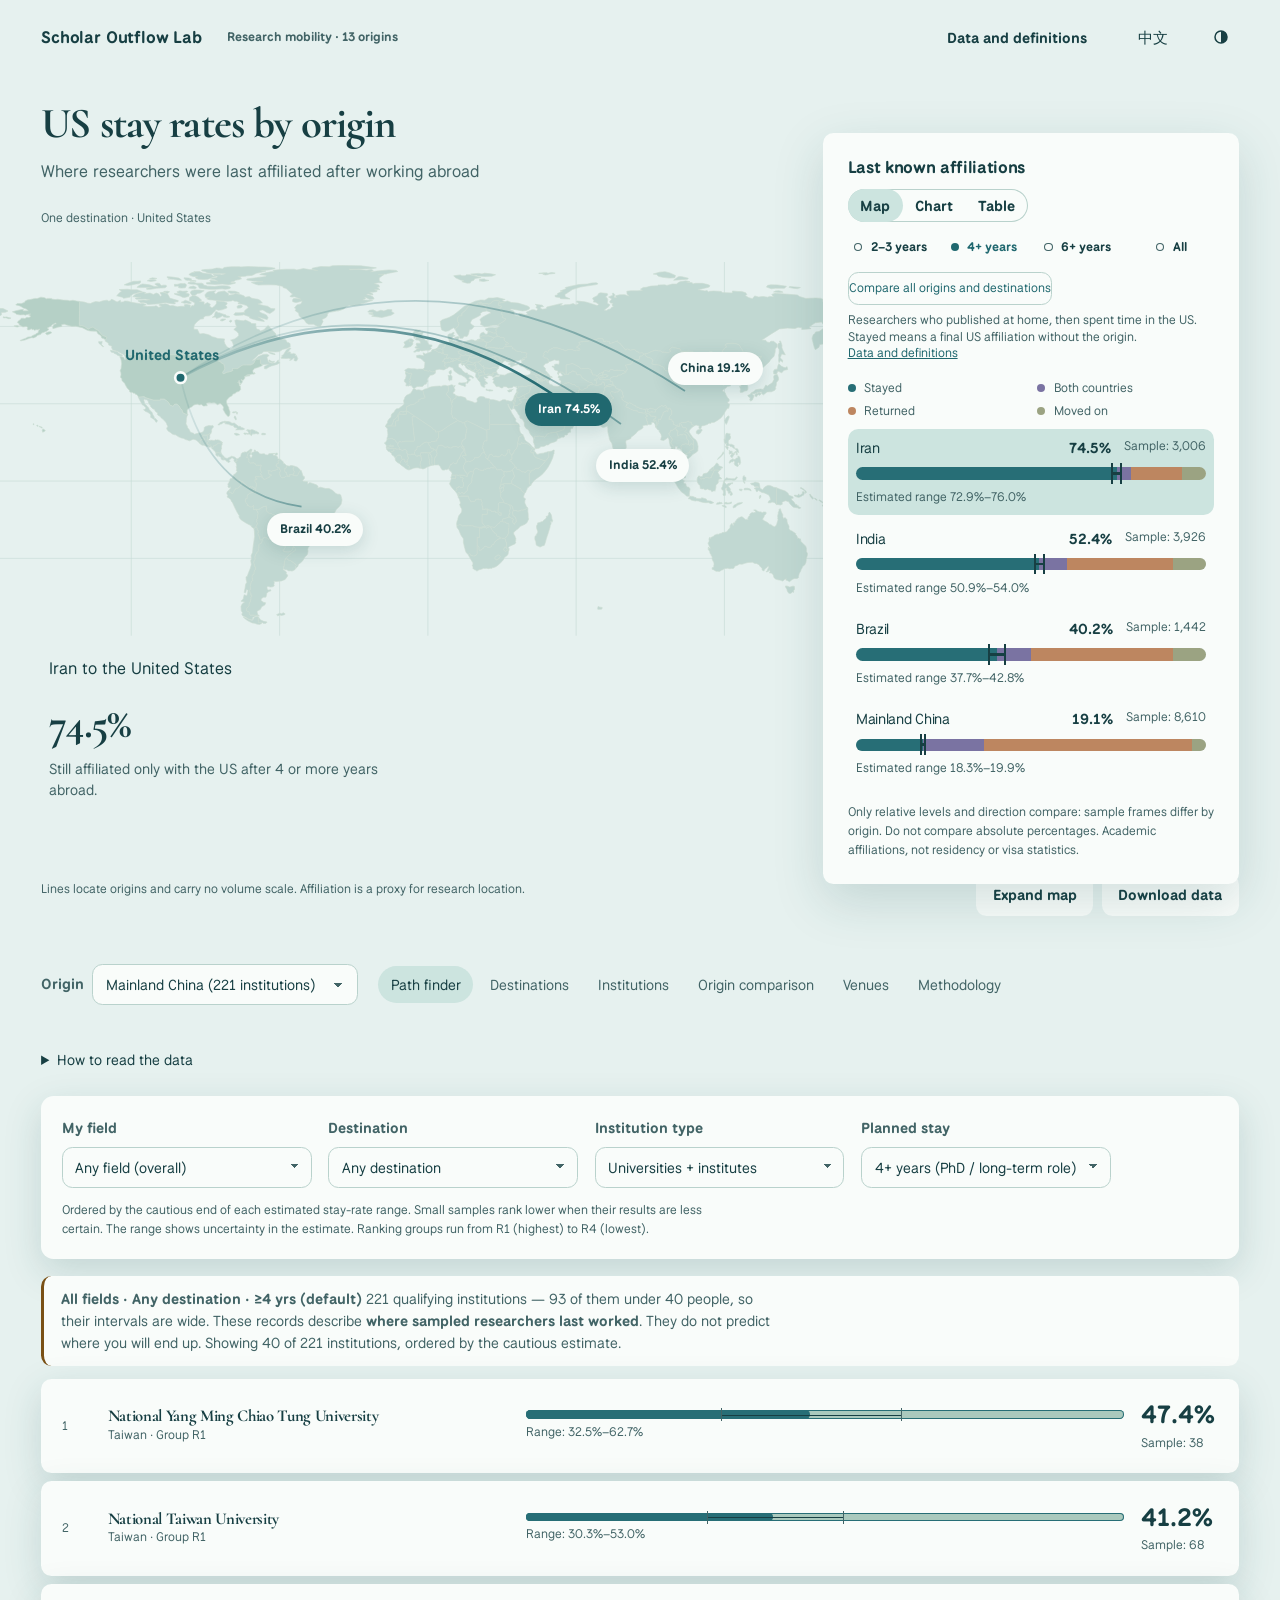
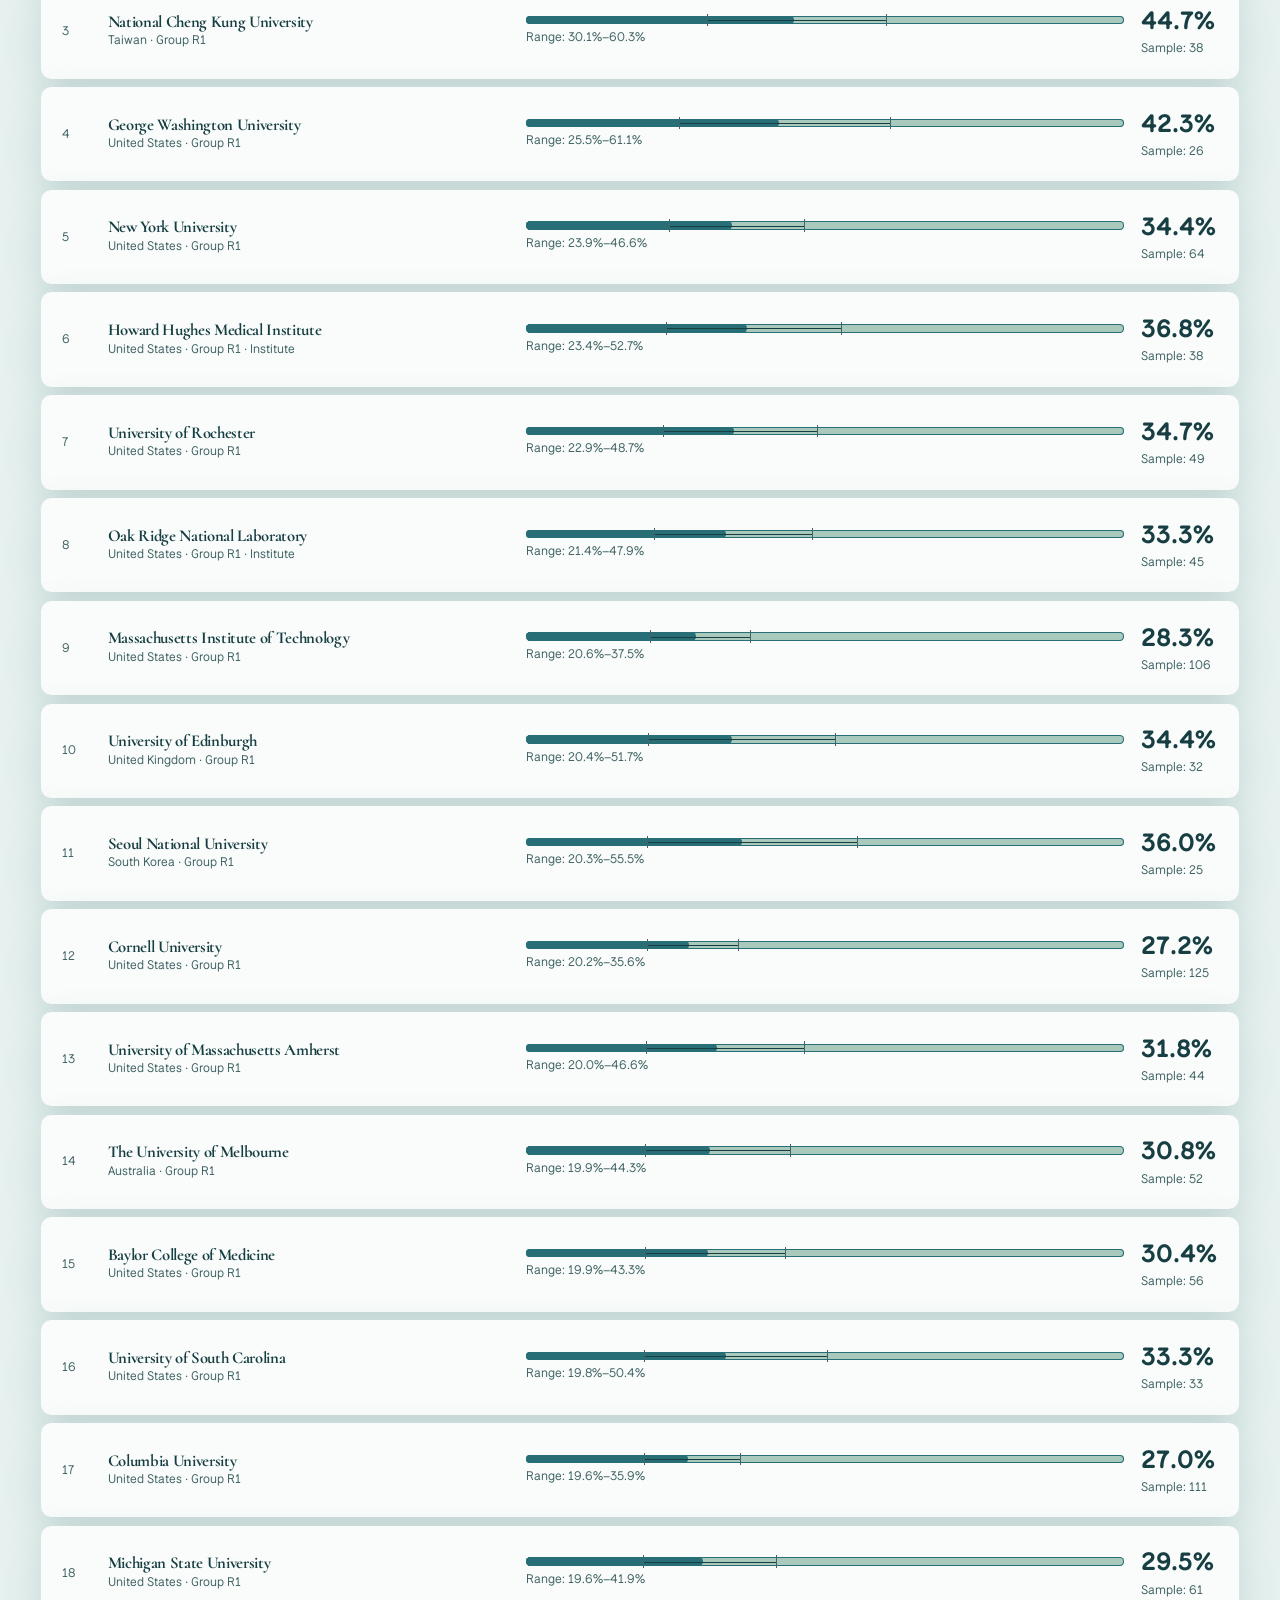
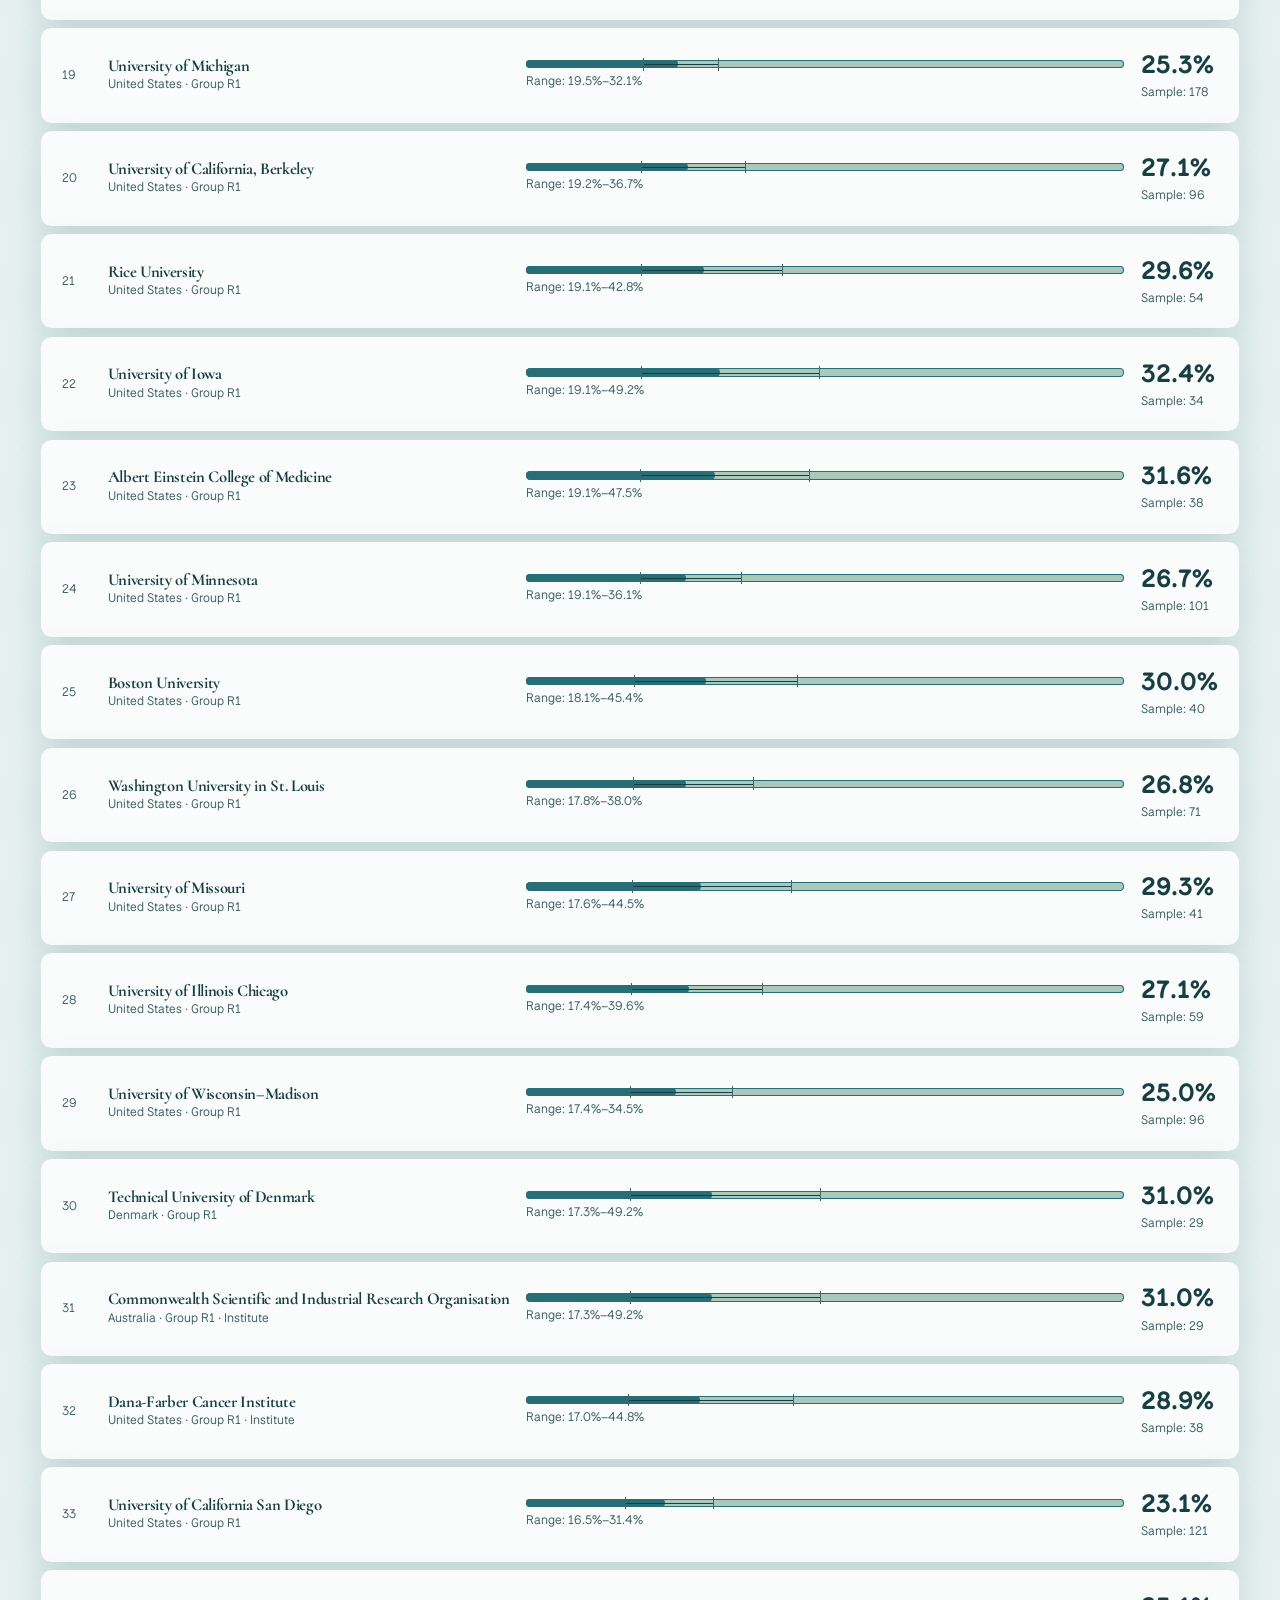
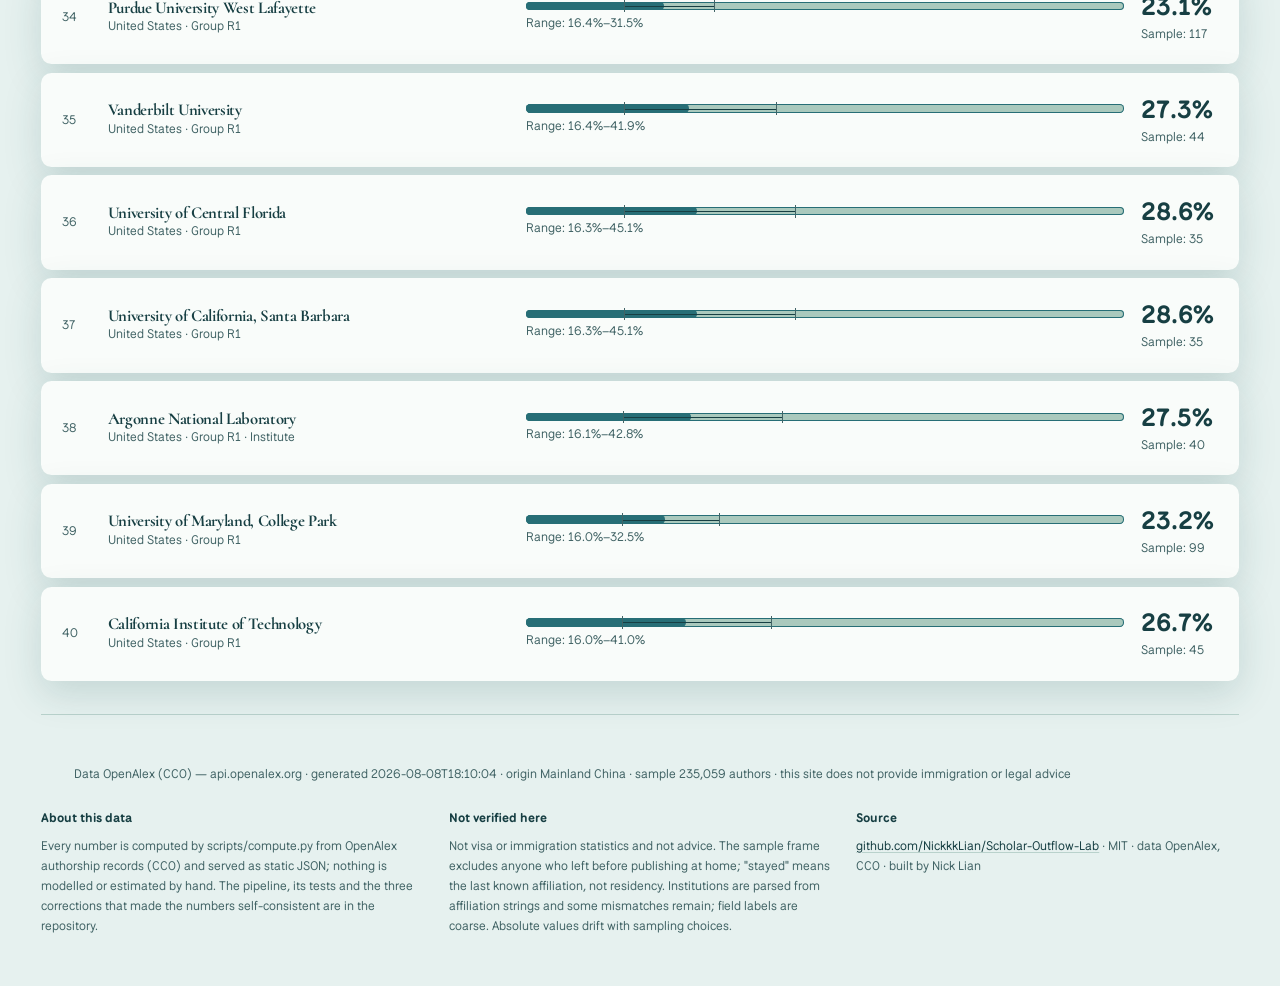
<file: index.html>
<!doctype html>
<html data-suite-scale="fluid" lang="en">
<head>
<meta charset="utf-8" />
<script>(function(){try{var s=localStorage.getItem('r3-theme')||localStorage.getItem('nl-scheme')||localStorage.getItem('qm-theme')||localStorage.getItem('theme');document.documentElement.dataset.theme=s==='dark'?'dark':'light';}catch(e){document.documentElement.dataset.theme='light';}})();</script>
<meta name="viewport" content="width=device-width, initial-scale=1, viewport-fit=cover" />
<meta name="description" content="Where researchers from 13 countries ended up — every rate shown with its sample size. Scholar Outflow Lab: stay rates by destination and institution, stratified by length of stay, from OpenAlex authorship records.">
<meta name="theme-color" content="#e6f1ef" media="(prefers-color-scheme: light)">
<meta name="theme-color" content="#102b30" media="(prefers-color-scheme: dark)">
<title>Scholar Outflow Lab · Where home-grown researchers end up</title>
<link rel="icon" href="favicon.svg?v=3.2.0" type="image/svg+xml">
<link rel="apple-touch-icon" href="apple-touch-icon.png?v=3.2.0">
<link rel="stylesheet" href="fonts.css?v=3.2.0">
<link rel="stylesheet" href="design-tokens.css?v=3.2.0">
<style>
/* Scholar Outflow Lab — consumes design tokens only (design-tokens.css). */
/* ===== Fallback faces: until the web fonts load (or if they never do), system fonts are scaled to the measured widths so line lengths and column widths do not jump ===== */
@font-face{font-family:"Fraunces Fallback";src:local("Georgia"),local("Times New Roman");size-adjust:93.3%}
@font-face{font-family:"Fraunces Fallback";src:local("Georgia Bold"),local("Georgia-Bold"),local("Times New Roman Bold");font-weight:600 700;size-adjust:92.3%}
@font-face{font-family:"Inter Fallback";src:local("Helvetica Neue"),local("Arial"),local("Segoe UI");size-adjust:106.5%}
@font-face{font-family:"Space Mono Fallback";src:local("Menlo Regular"),local("Menlo-Regular"),local("Consolas"),local("DejaVu Sans Mono");size-adjust:101.7%}
:root{
  /* the four outcomes are categorical marks: the validated categorical palette, never text colours */
  --o-stay:var(--viz-1); --o-dual:var(--viz-2); --o-ret:var(--viz-3); --o-onward:var(--viz-4);
}
*,*::before,*::after{box-sizing:border-box}
html{-webkit-text-size-adjust:100%;text-size-adjust:100%}
html,body{margin:0;padding:0}
body{background:var(--bg);color:var(--text);font:var(--weight-regular) var(--text-md)/var(--leading-normal) var(--font-sans);overflow-x:clip;-webkit-tap-highlight-color:transparent;font-variant-numeric:lining-nums}
::selection{background:var(--selection-bg)}
:focus-visible{outline:var(--border-focus-width) solid var(--focus);outline-offset:calc(2 * var(--suite-px, 1px));border-radius:var(--radius-xs)}
h1,h2,h3{margin:0;font-family:var(--font-display);font-weight:var(--display-weight);line-height:var(--leading-tight);text-wrap:balance;letter-spacing:var(--tracking-title);font-variation-settings:"opsz" var(--opsz-title)}
.mono{font-family:var(--font-mono);font-variant-numeric:tabular-nums lining-nums}
button,select,input{font:inherit;color:inherit;cursor:pointer}
a{color:var(--accent-text);text-underline-offset:.18em;text-decoration-thickness:from-font}
[hidden]{display:none!important}
.skip{position:absolute;left:var(--space-2);top:calc(-48 * var(--suite-px, 1px));background:var(--surface);padding:var(--space-2) var(--space-3);border:calc(1 * var(--suite-px, 1px)) solid var(--border-input);border-radius:var(--radius-sm);z-index:var(--z-toast)}
.skip:focus{top:var(--space-2)}
.skip:focus-visible{outline-color:var(--on-band)}   /* the link shows on top of the dark top bar, so its ring is drawn on the band */
.sr-only{position:absolute;width:1px;height:1px;overflow:hidden;white-space:nowrap;clip-path:inset(50%)}
.th-sort{all:unset;cursor:pointer}
.th-sort:focus-visible,tr[data-id]:focus-visible,.m-card[data-id]:focus-visible{outline:var(--border-focus-width) solid var(--focus);outline-offset:calc(2 * var(--suite-px, 1px))}

/* ===== topbar ===== */
.topbar{position:sticky;top:0;z-index:var(--z-sticky);background:var(--band);border-bottom:calc(1 * var(--suite-px, 1px)) solid var(--band-line);color:var(--on-band)}
.tb-in{max-width:var(--content-max);margin:0 auto;padding:var(--space-2) var(--gutter);display:flex;align-items:center;gap:var(--space-3);flex-wrap:wrap;min-height:var(--topbar-h)}
.brand{display:flex;align-items:center;gap:var(--space-2);color:inherit;text-decoration:none;min-width:0}
.brand svg{flex:none}
.brand .logo{font-family:var(--font-display);font-weight:var(--display-weight);font-size:var(--text-lg);white-space:nowrap;letter-spacing:-0.01em;font-variation-settings:"opsz" var(--opsz-title)}
.brand .logo b{font-weight:inherit}
.brand .sub{font-size:var(--text-xs);color:var(--on-band-2);white-space:nowrap;overflow:hidden;text-overflow:ellipsis}
.origin-pick{display:flex;align-items:center;gap:var(--space-2);font:var(--weight-semibold) var(--text-2xs)/1 var(--font-sans);letter-spacing:normal;text-transform:none;color:var(--on-band-2);margin-right:auto}
.origin-pick select{height:calc(30 * var(--suite-px, 1px));padding:0 var(--space-2);font:var(--weight-regular) var(--text-sm)/1 var(--font-sans);text-transform:none;letter-spacing:normal;color:var(--text)}
.tabs{display:flex;gap:calc(2 * var(--suite-px, 1px));background:transparent;padding:calc(3 * var(--suite-px, 1px));border-radius:var(--radius-md);max-width:100%;overflow-x:auto;border:calc(1 * var(--suite-px, 1px)) solid var(--band-line)}
.tab{border:none;background:transparent;height:calc(30 * var(--suite-px, 1px));padding:0 var(--space-3);border-radius:var(--radius-sm);font-weight:var(--weight-medium);color:var(--on-band-2);font-size:var(--text-sm);white-space:nowrap;transition:background-color var(--dur-fast) var(--ease-out),color var(--dur-fast) var(--ease-out),transform var(--dur-fast) var(--ease-out)}
@media (hover:hover) and (pointer:fine){.tab:hover{color:var(--on-band)}}
.tab.active{background:var(--band-line);color:var(--on-band);box-shadow:inset 0 0 0 calc(1 * var(--suite-px, 1px)) var(--on-band-2);font-weight:var(--weight-medium)}
.icon-btn,.lang-btn{display:inline-flex;align-items:center;justify-content:center;height:calc(30 * var(--suite-px, 1px));min-width:calc(30 * var(--suite-px, 1px));padding:0 var(--space-2);border-radius:var(--radius-sm);border:calc(1 * var(--suite-px, 1px)) solid transparent;background:transparent;color:var(--on-band-2);font-size:var(--text-sm);font-weight:var(--weight-medium);text-decoration:none;transition:background-color var(--dur-fast) var(--ease-out),color var(--dur-fast) var(--ease-out),transform var(--dur-fast) var(--ease-out)}
@media (hover:hover) and (pointer:fine){.icon-btn:hover,.lang-btn:hover{background:var(--band-line);color:var(--on-band)}}

.wrap{max-width:var(--content-max);margin:0 auto;padding:var(--space-5) var(--gutter)}

/* ===== the finding (first screen) ===== */
.finding{background:var(--paper);border:calc(1 * var(--suite-px, 1px)) solid var(--border);border-radius:var(--radius-lg);box-shadow:var(--shadow-1);padding:var(--space-5);margin-bottom:var(--space-4)}
.finding h1{font-size:var(--text-2xl);max-width:32ch}
.finding .lede{color:var(--text-2);font-size:var(--text-sm);margin:var(--space-2) 0 var(--space-4);max-width:var(--measure)}
.f-row{margin-bottom:var(--space-3)}
.f-label{display:flex;align-items:baseline;justify-content:space-between;gap:var(--space-2);margin-bottom:var(--space-1);font-size:var(--text-sm)}
.f-label h2{font-size:var(--text-md)}
.f-label .mono{white-space:nowrap;font-size:var(--text-sm)}
.f-label small{font-size:var(--text-2xs);color:var(--text-2);font-weight:var(--weight-regular)}
.f-row .cmp-n{text-align:right;margin-top:var(--space-1)}
#finding-grid .bar{height:calc(18 * var(--suite-px, 1px));gap:0;border-radius:0}
.f-axis{display:flex;justify-content:space-between;font:var(--weight-regular) var(--text-2xs)/1 var(--font-mono);color:var(--text-3)}
.f-limit{font-size:var(--text-xs);color:var(--text-2);margin:var(--space-3) 0;max-width:var(--measure)}
.f-whole{font-size:var(--text-xs);font-weight:var(--weight-semibold);margin:0 0 var(--space-2)}
#finding-legend{gap:var(--space-1) var(--space-4);margin:0}
.btn{display:inline-flex;align-items:center;justify-content:center;gap:var(--space-1);height:var(--control-h);padding:0 var(--space-4);border-radius:var(--radius-sm);border:calc(1 * var(--suite-px, 1px)) solid var(--border-input);background:var(--paper);color:var(--text);font-size:var(--text-sm);font-weight:var(--weight-medium);text-decoration:none;white-space:nowrap;transition:background-color var(--dur-fast) var(--ease-out),border-color var(--dur-fast) var(--ease-out),transform var(--dur-fast) var(--ease-out)}
@media (hover:hover) and (pointer:fine){.btn:hover{background:var(--surface-hover)}}
.btn:active{transform:scale(var(--press-scale))}
@media (hover:hover) and (pointer:fine){}
/* the button inside an empty state, beside a sentence rather than in a row of its own; height only, so the
   coarse-pointer rule above still raises it to the touch target on a phone */
.btn-sm{height:calc(26 * var(--suite-px, 1px));padding:0 var(--space-3);font-size:var(--text-xs)}

.notice{border:calc(1 * var(--suite-px, 1px)) solid var(--border);border-left:calc(3 * var(--suite-px, 1px)) solid var(--warning);background:var(--surface);border-radius:var(--radius-md);padding:var(--space-3) var(--space-4);font-size:var(--text-sm);color:var(--text-2);margin-bottom:var(--space-4);max-width:none}
.notice b{color:var(--text)}
/* "nothing matched, here is why, here is the way back": a column, because the three children are a heading, a
   sentence and the button that undoes the filter. The text node between them becomes a flex item of its own. */
.empty-state{display:flex;flex-direction:column;align-items:center;gap:var(--space-2);padding:var(--space-4) var(--space-2);text-align:center}

.ctrl{display:flex;gap:var(--space-2);flex-wrap:wrap;align-items:center;margin-bottom:var(--space-4)}
.seg{display:flex;gap:calc(2 * var(--suite-px, 1px));background:var(--surface-2);padding:calc(3 * var(--suite-px, 1px));border-radius:var(--radius-md);max-width:100%;overflow-x:auto;border:calc(1 * var(--suite-px, 1px)) solid var(--border)}
.seg button{border:none;background:transparent;height:calc(28 * var(--suite-px, 1px));padding:0 var(--space-3);border-radius:var(--radius-sm);font-size:var(--text-xs);font-weight:var(--weight-medium);color:var(--text-2);white-space:nowrap}
.seg button.on{background:var(--paper);color:var(--text);box-shadow:var(--shadow-1),inset 0 0 0 calc(1 * var(--suite-px, 1px)) var(--border-input)}
select,input[type=search]{border:calc(1 * var(--suite-px, 1px)) solid var(--border-input);background:var(--surface);color:var(--text);height:var(--control-h);padding:0 var(--space-3);border-radius:var(--radius-sm);font-size:var(--text-sm);max-width:100%}
input[type=search]{min-width:calc(190 * var(--suite-px, 1px));flex:1 1 calc(190 * var(--suite-px, 1px))}
.lbl{font:var(--weight-semibold) var(--text-2xs)/1 var(--font-sans);letter-spacing:normal;text-transform:none;color:var(--text-3)}

.legend{display:flex;gap:var(--space-4);flex-wrap:wrap;font-size:var(--text-xs);color:var(--text-2);margin-bottom:var(--space-3)}
.legend i{display:inline-block;width:calc(10 * var(--suite-px, 1px));height:calc(10 * var(--suite-px, 1px));border-radius:calc(2 * var(--suite-px, 1px));margin-right:var(--space-1);vertical-align:calc(-1 * var(--suite-px, 1px))}

.grid{display:grid;grid-template-columns:repeat(auto-fill,minmax(min(calc(300 * var(--suite-px, 1px)),100%),1fr));gap:var(--space-3)}
.c-card{border:calc(1 * var(--suite-px, 1px)) solid var(--border);border-radius:var(--radius-lg);padding:var(--space-3) var(--space-4);background:var(--paper);box-shadow:var(--shadow-1);min-width:0}
.c-head{display:flex;align-items:baseline;gap:var(--space-2);margin-bottom:var(--space-2)}
.c-head h2{font-size:var(--text-md)}
.c-head .n{margin-left:auto;font:var(--weight-regular) var(--text-2xs)/1 var(--font-mono);color:var(--text-3)}
.bar{display:flex;height:calc(12 * var(--suite-px, 1px));border-radius:var(--radius-xs);overflow:hidden;background:var(--surface-2);gap:calc(1 * var(--suite-px, 1px))}
.bar span{display:block}
.bar-k{display:flex;gap:var(--space-3);flex-wrap:wrap;margin-top:var(--space-2);font-size:var(--text-xs);color:var(--text-2)}
.bar-k b{font-family:var(--font-mono);color:var(--text);font-weight:var(--weight-semibold)}

table{width:100%;border-collapse:collapse;font-size:var(--text-sm);background:var(--surface)}
th{text-align:left;font:var(--weight-medium) var(--text-xs)/1.2 var(--font-sans);color:var(--text-2);background:var(--surface-2);padding:var(--space-2) var(--space-3);border-bottom:calc(1 * var(--suite-px, 1px)) solid var(--border);white-space:nowrap;cursor:pointer;user-select:none;position:sticky;top:0}
th.num,td.num{text-align:right}
@media (hover:hover) and (pointer:fine){th:hover{color:var(--text)}}
td{padding:var(--space-2) var(--space-3);border-bottom:calc(1 * var(--suite-px, 1px)) solid var(--hairline);font-variant-numeric:tabular-nums}
tbody tr{cursor:pointer}
@media (hover:hover) and (pointer:fine){tbody tr:hover{background:var(--surface-hover)}}
.tier{display:inline-flex;align-items:center;gap:calc(3 * var(--suite-px, 1px));font:var(--weight-semibold) var(--text-2xs)/1 var(--font-mono);padding:calc(2 * var(--suite-px, 1px)) calc(6 * var(--suite-px, 1px));border-radius:var(--radius-xs);border:calc(1 * var(--suite-px, 1px)) solid var(--border);background:var(--surface-2);color:var(--text)}
.tier::after{content:"";display:inline-block;width:calc(18 * var(--suite-px, 1px));height:calc(6 * var(--suite-px, 1px));border-radius:calc(1 * var(--suite-px, 1px));background:linear-gradient(90deg,var(--text-2) var(--tier-fill),var(--border-strong) var(--tier-fill))}
.tier.R1{--tier-fill:100%}.tier.R2{--tier-fill:75%}.tier.R3{--tier-fill:50%}.tier.R4{--tier-fill:25%}
.sbar{position:relative;height:calc(8 * var(--suite-px, 1px));border-radius:var(--radius-xs);background:var(--surface-2);min-width:calc(80 * var(--suite-px, 1px))}
.sbar i{position:absolute;left:0;top:0;bottom:0;border-radius:var(--radius-xs);background:var(--o-stay)}
.sbar u{position:absolute;top:calc(-2 * var(--suite-px, 1px));bottom:calc(-2 * var(--suite-px, 1px));border-left:calc(1 * var(--suite-px, 1px)) solid var(--text-2);border-right:calc(1 * var(--suite-px, 1px)) solid var(--text-2);background:transparent;text-decoration:none}
#cmp-wrap td:first-child,#cmp-wrap th:first-child{position:sticky;left:0;z-index:2;background:var(--surface);box-shadow:calc(1 * var(--suite-px, 1px)) 0 0 var(--border-strong)}
#cmp-wrap th:first-child{background:var(--surface-2)}
@media (hover:hover) and (pointer:fine){#cmp-wrap tbody tr:hover td:first-child{background:var(--surface-hover)}}
.cmp-hi{font-family:var(--font-mono);font-weight:var(--weight-semibold);color:var(--text)}
.cmp-n{font:var(--weight-regular) var(--text-2xs)/1.3 var(--font-mono);color:var(--text-3)}
.cmp-gap{font-family:var(--font-mono);font-size:var(--text-xs)}
.kindtag{display:inline-block;font-size:var(--text-2xs);padding:calc(1 * var(--suite-px, 1px)) calc(6 * var(--suite-px, 1px));border-radius:var(--radius-xs);border:calc(1 * var(--suite-px, 1px)) solid var(--border);color:var(--text-2);vertical-align:calc(1 * var(--suite-px, 1px))}
.muted{color:var(--text-2)}
.small{font-size:var(--text-xs)}
.only-s{display:none}

/* ===== compare chart ===== */
.chart{--ci-label:calc(176 * var(--suite-px, 1px));--ci-val:calc(96 * var(--suite-px, 1px));background:var(--paper);border:calc(1 * var(--suite-px, 1px)) solid var(--border);border-radius:var(--radius-lg);padding:var(--space-4);margin-bottom:var(--space-4);box-shadow:var(--shadow-1)}
.chart-head{display:flex;flex-wrap:wrap;align-items:center;gap:var(--space-2) var(--space-3);margin-bottom:var(--space-3)}
.chart-head h2{font-size:var(--text-md);margin-right:auto}
.ci-row{display:grid;grid-template-columns:var(--ci-label) minmax(0,1fr) var(--ci-val);align-items:center;gap:var(--space-3);min-height:calc(28 * var(--suite-px, 1px));font-size:var(--text-sm)}
.ci-row .who{white-space:nowrap;overflow:hidden;text-overflow:ellipsis}
.ci-track{position:relative;height:calc(18 * var(--suite-px, 1px));background:linear-gradient(90deg,var(--viz-grid) calc(1 * var(--suite-px, 1px)),transparent calc(1 * var(--suite-px, 1px))) 0 0/25% 100%;border-left:calc(1 * var(--suite-px, 1px)) solid var(--viz-axis)}
.ci-track i{position:absolute;top:calc(5 * var(--suite-px, 1px));height:calc(8 * var(--suite-px, 1px));border-radius:calc(2 * var(--suite-px, 1px));background:var(--o-stay)}
.ci-track u{position:absolute;top:calc(2 * var(--suite-px, 1px));bottom:calc(2 * var(--suite-px, 1px));border-left:calc(1 * var(--suite-px, 1px)) solid var(--text);border-right:calc(1 * var(--suite-px, 1px)) solid var(--text);text-decoration:none}
.ci-track u::after{content:"";position:absolute;left:0;right:0;top:50%;border-top:calc(1 * var(--suite-px, 1px)) solid var(--text)}
.ci-val{text-align:right;font:var(--weight-regular) var(--text-xs)/1.2 var(--font-mono);font-variant-numeric:tabular-nums}
.ci-val small{display:block;color:var(--text-3);font-size:var(--text-2xs)}
.ci-axis{display:grid;grid-template-columns:var(--ci-label) minmax(0,1fr) var(--ci-val);gap:var(--space-3);font:var(--weight-regular) var(--text-2xs)/1 var(--font-mono);color:var(--text-3);margin-top:var(--space-1)}
.ci-axis .ticks{position:relative;height:1em}
.ci-axis .ticks b{position:absolute;top:0;transform:translateX(-50%);font-weight:var(--weight-regular)}
.ci-axis .ticks b:first-child{transform:none}
.ci-axis .ticks b:last-child{transform:translateX(-100%)}
.ci-cap{margin:var(--space-2) 0 0;font-size:var(--text-2xs);color:var(--text-3)}

.drawer{position:fixed;inset:0;z-index:var(--z-drawer);display:none}
.drawer.open{display:block}
.drawer .veil{position:absolute;inset:0;background:var(--overlay)}
.drawer .panel{position:absolute;right:0;top:0;bottom:0;width:min(calc(520 * var(--suite-px, 1px)),100%);background:var(--surface-raised);border-left:calc(1 * var(--suite-px, 1px)) solid var(--border);box-shadow:var(--shadow-2);overflow:auto;padding:var(--space-5)}
.drawer h2{font-size:var(--text-xl);margin-bottom:var(--space-1);padding-right:5em}
.close{position:absolute;right:var(--space-4);top:var(--space-4);border:calc(1 * var(--suite-px, 1px)) solid var(--border-input);background:var(--surface);border-radius:var(--radius-sm);height:calc(30 * var(--suite-px, 1px));padding:0 var(--space-3);font-size:var(--text-xs)}
.kv{display:flex;gap:var(--space-2) var(--space-3);flex-wrap:wrap;font-size:var(--text-xs);color:var(--text-2);margin:var(--space-2) 0 var(--space-4)}
.kv span{white-space:nowrap}
.sec-t{font:var(--weight-semibold) var(--text-2xs)/1 var(--font-sans);letter-spacing:normal;text-transform:none;color:var(--text-3);margin:var(--space-5) 0 var(--space-2)}

.ask{border:calc(1 * var(--suite-px, 1px)) solid var(--border);border-radius:var(--radius-lg);padding:var(--space-4);background:var(--paper);margin-bottom:var(--space-4)}
.ask-row{display:flex;gap:var(--space-3);flex-wrap:wrap}
.ask-row label{display:flex;flex-direction:column;gap:var(--space-1);font:var(--weight-semibold) var(--text-2xs)/1.2 var(--font-sans);letter-spacing:normal;text-transform:none;color:var(--text-3);flex:1 1 calc(190 * var(--suite-px, 1px));min-width:0}
.ask-row select{width:100%;text-transform:none;letter-spacing:normal;font-weight:var(--weight-regular)}
.ask-note{margin:var(--space-3) 0 0;font-size:var(--text-xs);color:var(--text-2);max-width:var(--measure)}
.ask-note b{color:var(--text)}
.m-card{border:calc(1 * var(--suite-px, 1px)) solid var(--border);border-radius:var(--radius-lg);padding:var(--space-3) var(--space-4);background:var(--paper);box-shadow:var(--shadow-1);margin-bottom:var(--space-2);display:flex;gap:var(--space-3);align-items:center;flex-wrap:wrap;cursor:pointer}
@media (hover:hover) and (pointer:fine){.m-card:hover{background:var(--surface-hover)}}
.m-rank{font-family:var(--font-mono);font-size:var(--text-xs);color:var(--text-3);min-width:calc(26 * var(--suite-px, 1px))}
.m-main{flex:1 1 calc(220 * var(--suite-px, 1px));min-width:0}
.m-main h3{font-size:var(--text-md)}
.m-num{text-align:right;min-width:calc(96 * var(--suite-px, 1px))}
.m-num .big{font:var(--weight-semibold) var(--text-xl)/1.1 var(--font-mono);color:var(--text)}
.m-num .sub{font-size:var(--text-2xs);color:var(--text-3);font-family:var(--font-mono)}
/* the view's title, as on Bill's and Callback Desk's pages; Path Finder keeps its finding card's title instead
   (the skip link and the focus fallback need a visible heading that names the view) */
.view-h{font-size:var(--text-xl);font-weight:var(--weight-semibold);margin:0 0 var(--space-3)}
.notice > p,.warn > p{margin:0;max-width:var(--measure)}   /* the box keeps the column width; the sentences keep a readable measure */
#venue-wrap > p{max-width:var(--measure)}
/* a focusable table row draws its ring inside itself: outside, the table's scroll box clipped it and the sticky header covered
   its top, so a focused row showed no ring at all (found 2026-09-16 with the ring check after closing the drawer) */
tbody tr[tabindex]:focus-visible{outline-offset:calc(-2 * var(--suite-px, 1px))}
.warn{border-left:calc(3 * var(--suite-px, 1px)) solid var(--warning);background:var(--surface);border-radius:var(--radius-sm);padding:var(--space-3) var(--space-4);font-size:var(--text-sm);color:var(--text-2);margin-bottom:var(--space-3)}
.doc{max-width:var(--measure)}
.doc h2{font-size:var(--text-lg);margin:var(--space-5) 0 var(--space-2)}
.doc p,.doc li{color:var(--text);font-size:var(--text-md)}
.doc code{font-family:var(--font-mono);font-size:.92em;background:var(--surface-2);padding:calc(1 * var(--suite-px, 1px)) calc(5 * var(--suite-px, 1px));border-radius:var(--radius-xs)}
.doc ul{padding-left:calc(20 * var(--suite-px, 1px))}
.pipe{list-style:none;margin:var(--space-3) 0 var(--space-2);padding:0;display:grid;grid-template-columns:repeat(auto-fit,minmax(calc(150 * var(--suite-px, 1px)),1fr));gap:var(--space-2);counter-reset:pipe}
.pipe li{border:calc(1 * var(--suite-px, 1px)) solid var(--border);border-radius:var(--radius-md);background:var(--paper);box-shadow:var(--shadow-1);padding:var(--space-3);display:grid;align-content:start;gap:var(--space-1);font-size:var(--text-sm);min-width:0}
.pipe li::before{counter-increment:pipe;content:counter(pipe);font:var(--weight-semibold) var(--text-2xs)/1 var(--font-mono);color:var(--text-3)}
.pipe li span{font-size:var(--text-xs);color:var(--text-2);overflow-wrap:anywhere}
.pipe li code{font-size:var(--text-xs)}
.pipe-note,.dl-all{font-size:var(--text-sm);color:var(--text-2)}
#loading{padding:var(--space-4) 0}

/* ===== footer (honest block) ===== */
.honest{border-top:calc(1 * var(--suite-px, 1px)) solid var(--band-line);font-size:var(--text-xs);color:var(--on-band-2);background:var(--band);padding:var(--space-10) var(--gutter) var(--space-12)}
.honest dl{margin-block:0}
.honest dt{font-weight:var(--weight-semibold);color:var(--on-band);font-family:var(--font-sans);font-size:var(--text-2xs);letter-spacing:normal;text-transform:none;margin-bottom:var(--space-2)}
.honest dd{margin:0;max-width:var(--measure);line-height:var(--leading-relaxed)}
.foot{font:var(--weight-regular) var(--text-2xs)/1.5 var(--font-mono);color:var(--text-3);margin-bottom:var(--space-3)}

@media (max-width:720px){
  .wrap{padding:var(--space-3) var(--gutter)}
  .tb-in{gap:var(--space-2)}
  .brand .sub{display:none}
  .origin-pick{margin-right:auto}
  .tabs{order:9;flex:1 1 100%}
  .hide-s{display:none}
  .only-s{display:block}
  table{font-size:var(--text-xs)}
  td,th{padding:var(--space-2)}
  .drawer .panel{padding:var(--space-4)}
  .finding{padding:var(--space-4)}
  .finding h1{font-size:var(--text-xl)}
  .chart{--ci-label:calc(96 * var(--suite-px, 1px));--ci-val:calc(64 * var(--suite-px, 1px))}
  .ci-row,.ci-axis{gap:var(--space-2)}
}
/* ===== Family layer v3.1: band surfaces, pressed and focus states, touch targets =====
   The band (top bar, signature panel, footer) is the anchor surface: deep in Plaster and Ink, a whiter paper in
   Paper. Everything on it uses the --on-band pair; focus rings and text selection get their own colours there
   because --focus and --selection-bg are solved for light surfaces. Hover sits behind (hover:hover) so a tap on
   a touch screen does not leave a stuck highlight. */
.topbar .pill{border-color:var(--band-line);color:var(--on-band-2);background:transparent;font-weight:var(--weight-regular)}
.topbar .pill::before{background:var(--warning)}
.topbar .btn,.plate .btn{background:transparent;border-color:var(--band-line);color:var(--on-band)}
.topbar .btn-ghost,.plate .btn-ghost{border-color:transparent}
/* a disabled primary on the band keeps the disabled look: the band rule above has the same weight as .btn[disabled]
   and comes later{color:var(--text-disabled);background:var(--neutral-tint);border-color:var(--border)}
@media (hover:hover) and (pointer:fine){
  .topbar .btn:hover,.plate .btn:hover{background:var(--band-line);border-color:var(--band-line)}
}
.topbar :focus-visible,.plate :focus-visible,.honest :focus-visible{outline-color:var(--on-band)}
/* Focus scrolls clear of the sticky top bar: a control reached by Tab, or <main> after the skip link, never lands under
   the bar (2026-09-16: the ring of <main> and most of a button sat behind it). A product whose sticky
   chrome is taller than the bar, or wraps, sets --sticky-top to its measured height. */
html{scroll-padding-top:calc(var(--sticky-top,var(--topbar-h)) + var(--space-3))}
/* Native checkboxes and radios take the palette's accent instead of the browser's blue (contrast:
   checked fill against its surface 4.55–16.17:1, tick against the fill 4.71–16.34:1 across the three palettes, light and dark). */
:root{accent-color:var(--accent)}
.topbar ::selection,.plate ::selection,.honest ::selection{background:var(--on-band-2);color:var(--band)}
.honest-in{max-width:var(--content-max);margin:0 auto;display:grid;gap:var(--space-6);grid-template-columns:repeat(auto-fit,minmax(min(100%,calc(250 * var(--suite-px, 1px))),1fr))}
.honest a{color:var(--on-band);text-decoration-color:var(--band-line)}
.honest code{color:var(--on-band)}
/* Pressed: the whole control scales, content included (reads as pushed in, not moved). Reduced motion keeps a
   colour change instead of the scale. */
.seg button:active,.tab:active,.icon-btn:active,.lang-btn:active,.close:active{transform:scale(var(--press-scale))}
@media (prefers-reduced-motion:reduce){.btn:active,.seg button:active,.tab:active,.icon-btn:active,.lang-btn:active,.close:active{transform:none;background:var(--neutral-tint)}}
/* Touch: 44px targets on coarse pointers. */
@media (pointer:coarse){.btn,.nav a{min-height:var(--touch-min)}.btn-icon{min-width:var(--touch-min)}}
/* Text fields: the edge darkens and a same-hue ring appears; the outline is for keyboard focus. */
input:not([type=checkbox]):not([type=radio]):not([type=range]):not([type=file]),select,textarea{transition:border-color var(--dur-fast) var(--ease-out),box-shadow var(--dur-fast) var(--ease-out)}
input:not([type=checkbox]):not([type=radio]):not([type=range]):not([type=file]):focus,select:focus,textarea:focus{outline:none;border-color:var(--accent-text);box-shadow:0 0 0 calc(3 * var(--suite-px, 1px)) var(--accent-tint)}
input:not([type=checkbox]):not([type=radio]):not([type=range]):not([type=file]):focus-visible,select:focus-visible,textarea:focus-visible{outline:var(--border-focus-width) solid var(--focus);outline-offset:calc(1 * var(--suite-px, 1px))}
::placeholder{color:var(--text-3)}
/* Numeric columns: header text and figures share one right edge, by rule rather than by accident. */
table.data th.num,table.data td.num{text-align:right}
table.data th.num button{justify-content:flex-end;width:100%}
/* Scholar Outflow Lab: view tabs, language and icon buttons sit on the band */
.honest .foot{color:var(--on-band-2)}
/* phone width: brand, language and light/dark share the first row; origin and the view tabs get full rows */
@media (max-width:720px){
  .brand{flex:1 1 auto}
  .lang-btn,.icon-btn{order:1}
  .origin-pick{order:2;flex:1 1 100%;margin-right:0}
  .origin-pick select{flex:1 1 auto;min-width:0}
  .tabs{order:9}
}
@media (max-width:767px){#theme{display:none}}
#nl-settings-button{flex:none}
/* touch: the bar's own controls reach 44px too (the family rule only knows .btn / .nav a) */
@media (pointer:coarse){.tab,.icon-btn,.lang-btn{min-height:var(--touch-min)}.icon-btn{min-width:var(--touch-min)}}
@media (pointer:coarse){.origin-pick select{height:var(--touch-min)}}   /* the origin picker was 30px tall beside 44px neighbours */
/* ===== end of family layer v3.1 ===== */
</style>
<link rel="stylesheet" href="atlas.css?v=3.2.2">
<link rel="stylesheet" href="scale.css"></head>
<body>

<a class="skip" href="#main" id="skip">Skip to content</a>
<header class="topbar"><div class="tb-in">
  <a class="brand" href="./" aria-label="Scholar Outflow Lab home">
    <svg viewBox="0 0 24 24" width="24" height="24" fill="none" aria-hidden="true" focusable="false"><rect x="2.5" y="2.5" width="19" height="19" rx="5" stroke="currentColor" stroke-width="2"/><rect x="14" y="6" width="4" height="4" rx="1" fill="var(--point)"/><path d="M7.5 15.5h.01" stroke="currentColor" stroke-width="3.5" stroke-linecap="round"/><path d="M11 15.5h6.5m0 0L15 13m2.5 2.5L15 18" stroke="currentColor" stroke-width="2" stroke-linecap="round" stroke-linejoin="round"/></svg>
    <div class="logo" id="brand-logo">Scholar Outflow <b>Lab</b></div><div class="sub" id="brand-sub"></div>
  </a>
  <button class="lang-btn" id="lang-btn" title="Switch language"></button>
  <button class="icon-btn" id="theme" aria-label="Dark mode" aria-pressed="false" title="Dark mode"><svg viewBox="0 0 24 24" width="18" height="18" fill="none" aria-hidden="true" focusable="false"><circle cx="12" cy="12" r="8" stroke="currentColor" stroke-width="2"/><path d="M12 4a8 8 0 0 1 0 16z" fill="currentColor"/></svg></button>
  <button class="definitions-open" id="definitions-open">Data and definitions</button>
</div></header>

<main class="wrap" id="main" tabindex="-1">
  <h1 class="view-h" id="view-h" hidden></h1>
  <section class="finding atlas" id="finding" hidden aria-labelledby="finding-h">
    <div class="atlas-title"><h1 id="finding-h"></h1><p class="lede" id="finding-lede"></p><span class="badge" id="finding-eyebrow"></span></div>
<div class="map" aria-label="Researcher origin map"><div id="world-map"></div><svg class="routes" viewBox="0 0 1000 420" aria-hidden="true"><defs><linearGradient id="arc"><stop offset="0" stop-color="var(--accent)" stop-opacity=".18"/><stop offset="1" stop-color="var(--accent)"/></linearGradient><clipPath id="route-reveal"><rect class="arc-reveal" width="1000" height="420"/></clipPath></defs><g clip-path="url(#route-reveal)"><path data-origin="ir" d="M648 154Q440 10 222 130"/><path data-origin="in" d="M717 182Q450 -10 222 130"/><path data-origin="cn" d="M789 145Q490 -50 222 130"/><path data-origin="br" d="M358 275Q250 260 222 130"/><circle cx="222" cy="130" r="6"/></g></svg><span class="destination-label">United States</span><button class="origin-label iran" data-origin="ir">Iran 74.5%</button><button class="origin-label india" data-origin="in">India 52.4%</button><button class="origin-label china" data-origin="cn">China 67.8%</button><button class="origin-label brazil" data-origin="br">Brazil 60.7%</button></div>

<p class="map-caption">Lines locate origins and carry no volume scale. Affiliation is a proxy for research location.</p>
    <aside class="comparison">
      <div class="comparison-heading"><h2 id="affiliations-title">Last known affiliations</h2>
      <div class="view-switch" role="group" aria-label="Data view"><button data-mode="map" aria-pressed="true">Map</button><button data-mode="chart" aria-pressed="false">Chart</button><button data-mode="table" aria-pressed="false">Table</button></div></div>
      <div class="duration" role="group" aria-label="Time abroad"><button data-stratum="short">2–3 years</button><button data-stratum="long" aria-pressed="true">4+ years</button><button data-stratum="long6">6+ years</button><button data-stratum="all">All</button></div>
      <button class="btn" id="finding-cta" type="button"></button>
      <p class="cohort-note"><span id="cohort-definition"></span> <button type="button" id="cohort-more"></button></p>
      <div class="legend" id="finding-legend"></div>
      <div id="finding-grid"></div>
      <p class="f-limit" id="finding-limit"></p>
      <p class="f-whole" id="finding-whole"></p>
      <div id="finding-chart" hidden></div>
      <div id="atlas-table" hidden></div>
    </aside>
<div class="selected-origin"><p id="origin-description">Iran to the United States</p><strong id="origin-stay">74.5%</strong><p id="origin-detail">Still affiliated only with the US after 4 or more years abroad.</p></div><div class="map-actions"><button id="fullscreen" aria-label="Expand the map">Expand map</button><button id="download">Download data</button></div>
  </section>
  <nav class="research-nav" aria-label="Research views">  <label class="origin-pick" id="origin-wrap" hidden>
    <span id="origin-lbl">Origin</span><select id="origin-sel"></select>
  </label>
  <div class="tabs">
    <button class="tab active" data-view="match"></button>
    <button class="tab" data-view="country"></button>
    <button class="tab" data-view="inst"></button>
    <button class="tab" data-view="compare"></button>
    <button class="tab" data-view="venue"></button>
    <button class="tab" data-view="doc"></button>
  </div>
</nav>
  <details class="research-notes"><summary>How to read the data</summary><div class="notice" id="notice"></div></details>

  <div id="loading" class="muted"></div>

  <!-- Path finder -->
  <section id="v-match" hidden>
    <div class="ask">
      <div class="ask-row">
        <label><span id="l-mfield"></span>
          <select id="m-field"></select>
        </label>
        <label><span id="l-mcountry"></span>
          <select id="m-country"></select>
        </label>
        <label><span id="l-mkind"></span>
          <select id="m-kind"></select>
        </label>
        <label><span id="l-mstratum"></span>
          <select id="m-stratum"></select>
        </label>
      </div>
      <p class="ask-note" id="ask-note"></p>
    </div>
    <div id="match-coverage"></div>
    <div id="match-summary"></div>
    <div id="match-list"></div>
  </section>

  <!-- Destinations -->
  <section id="v-country" hidden>
    <div class="ctrl">
      <span class="lbl" id="l-stratum1"></span>
      <div class="seg" id="seg-stratum" role="group" aria-labelledby="l-stratum1"></div>
    </div>
    <div class="legend" id="legend"></div>
    <div class="grid" id="country-grid"></div>
  </section>

  <!-- Institutions -->
  <section id="v-inst" hidden>
    <div class="ctrl">
      <span class="lbl" id="l-stratum2"></span>
      <div class="seg" id="seg-stratum2" role="group" aria-labelledby="l-stratum2"></div>
      <select id="f-kind"></select>
      <select id="f-country"></select>
      <select id="f-field"></select>
      <input type="search" id="f-q" />
      <span class="muted small" id="inst-count"></span>
    </div>
    <p class="data-guide" id="inst-guide"></p>
    <div id="inst-coverage"></div>
    <div id="inst-table" style="overflow-x:auto">
      <table>
        <thead><tr>
          <th data-sort="rank">#</th>
          <th data-sort="name" id="th-name"></th>
          <th data-sort="country" class="hide-s" id="th-country"></th>
          <th data-sort="stay" class="num" id="th-stay"></th>
          <th class="hide-s" id="th-ci"></th>
          <th data-sort="dual" class="num hide-s" id="th-dual"></th>
          <th data-sort="ret" class="num hide-s" id="th-ret"></th>
          <th data-sort="n" class="num" id="th-n"></th>
        </tr></thead>
        <tbody id="inst-body"></tbody>
      </table>
    </div>
    <p class="muted small" id="inst-empty" hidden style="padding:22px 4px"></p>
  </section>

  <!-- Origin comparison -->
  <section id="v-compare" hidden>
    <div class="ctrl">
      <span class="lbl" id="l-stratum3"></span>
      <div class="seg" id="seg-stratum3" role="group" aria-labelledby="l-stratum3"></div>
      <span class="muted small" id="cmp-note"></span>
    </div>
    <div id="cmp-chart"></div>
    <div id="cmp-wrap"></div>
  </section>

  <!-- Venues -->
  <section id="v-venue" hidden>
    <div class="ctrl">
      <select id="v-field"></select>
      <select id="v-type"></select>
      <input type="search" id="v-q" />
      <span class="muted small" id="venue-count"></span>
    </div>
    <p class="data-guide" id="venue-guide"></p>
    <div id="venue-wrap"></div>
  </section>

  <!-- Methodology -->
  <section id="v-doc" hidden class="doc"></section>

</main>
<footer class="honest">
  <div class="foot" id="foot"></div>
  <dl class="honest-in">
    <div><dt id="h-about-t"></dt><dd id="h-about"></dd></div>
    <div><dt id="h-nv-t"></dt><dd id="h-nv"></dd></div>
    <div><dt id="h-src-t"></dt><dd><a href="https://github.com/NickkkLian/Scholar-Outflow-Lab" rel="noopener">github.com/NickkkLian/Scholar-Outflow-Lab</a> · <span id="h-src"></span></dd></div>
  </dl>
</footer>

<div class="drawer" id="drawer">
  <div class="veil" data-close></div>
  <div class="panel" role="dialog" aria-modal="true" aria-labelledby="drawer-title"><button class="close" data-close id="drawer-close"></button><div id="drawer-body"></div></div>
</div>

<script src="appearance.js?v=3.2.0"></script>
<script src="map.js?v=3.2.0"></script>
<script>
/* ── i18n ─────────────────────────────────────────────────────────────
   Default is English; the toggle persists in localStorage.
   Country and field names arrive in English in the data files (since
   2026-09-30; they used to be Chinese and were translated here). English
   shows them as they are; 中文 maps them back with the finite tables
   below: countries by the ISO code every record carries, fields by the
   exact English label. Caveats and notes are still stored in Chinese and
   translated to English by prefix. Unknown strings fall back to the
   original text, visibly, rather than being hidden. */
const LANG_KEY = 'sol-lang';
let LANG = localStorage.getItem(LANG_KEY) || 'en';

// English field label (as stored by compute.py / venues.py) -> the Chinese label the 中文 mode shows.
const FIELD_ZH = {
  'Arts & Humanities':'人文艺术','Immunology & Microbiology':'免疫微生物','Veterinary':'兽医',
  'Agricultural & Biological Sciences':'农业生物','Decision Sciences':'决策科学','Chemistry':'化学',
  'Chemical Engineering':'化工','Medicine':'医学','Health Professions':'卫生职业','Dentistry':'口腔',
  'Business & Management':'商管','Earth & Planetary Sciences':'地球科学','Engineering':'工程','Psychology':'心理学',
  'Nursing':'护理','Mathematics':'数学','Materials Science':'材料','Physics & Astronomy':'物理天文',
  'Environmental Science':'环境科学','Biochemistry & Genetics':'生化遗传','Social Sciences':'社会科学',
  'Neuroscience':'神经科学','Economics & Finance':'经济金融','Energy':'能源','Pharmacology & Toxicology':'药学',
  'Computer Science':'计算机','Other':'其他'
};
// Old deep links carry the Chinese label (#inst?field=医学); read them as the English one.
const FIELD_FROM_ZH = Object.fromEntries(Object.entries(FIELD_ZH).map(([en, zh]) => [zh, en]));
// Keyed by a stable prefix of the Chinese sentence emitted by compute.py, so a
// wording tweak upstream degrades to showing the original text instead of lying.
const CAVEAT_EN = [
  ['学术履历代理指标','A proxy built from academic affiliation records — not official visa/immigration statistics, and not immigration or legal advice'],
  ['只覆盖在 OpenAlex','Covers only researchers with authorship records in OpenAlex — not representative of students or skilled migrants overall'],
  ['样本框是「曾在来源国机构署名发表」','The sample frame is people who once published under an origin-country affiliation — those who left before ever publishing at home are simply not in it'],
  ['「留下」= 最后已知署名机构','"Stayed" means the last known affiliation is in that country — it does not mean a work permit or permanent residency'],
  ['「双挂」= 末位同时挂','"Dual" means the final affiliations span both the destination and the origin; very common among Chinese researchers, kept separate so neither side is inflated'],
  ['只统计到达年','Only arrivals early enough to allow a 5-year observation window are counted'],
  ['在目的机构须跨 ≥2 个年份','An affiliation must span ≥2 calendar years to count as "arrived"; 2–3-year stints are mostly visiting scholars — always read with the stay-length strata'],
  ['起步那年就已挂在该国','People already affiliated with the destination in their first year are not counted as movers — otherwise lifelong locals would look like migrants who stayed'],
  ['机构由 OpenAlex 从署名字符串','Institutions are parsed by OpenAlex from affiliation strings; filtered through a ROR + output whitelist, but mismatches remain'],
  ['榜单含高校与研究所','The board includes universities and research institutes (CAS / CNRS / NIH / Academia Sinica etc.). Institute records are noisier — see the whitelist notes in the repo'],
  ['学科取自作者最高频 topic','Field labels come from each author\'s most frequent OpenAlex topic and are coarse — much of computer science lands under "Engineering", so the CS slice under-covers institutions; a classification artifact, not a data gap'],
  ['绝对值会随口径漂移','Absolute values drift with sampling choices — only compare institutions/countries against each other'],
];
const NOTE_EN = [
  ['只收录产出 ≥2000 篇','Only venues with ≥2,000 indexed works are included'],
  ['只收录 h-index ≥5','Only venues with h-index ≥5 — without the floor, uncited trade magazines flood in and dilute every percentile line'],
  ['分级 V1–V4','V1–V4 are within-field h-index percentiles; comparing h-index across fields is meaningless, so there is no site-wide banding'],
  ['OA / DOAJ 标记','OA / DOAJ flags are informational only and say nothing about APC costs'],
];
// ISO code -> the Chinese name the 中文 mode shows. A code not listed here shows as the upper-case code, as it
// did when the data files stored Chinese (compute.py had no Chinese name for it either).
const COUNTRY_ZH = {
  us:'美国',gb:'英国',ca:'加拿大',au:'澳大利亚',de:'德国',fr:'法国',jp:'日本',sg:'新加坡',hk:'中国香港',tw:'中国台湾',mo:'中国澳门',kr:'韩国',
  nl:'荷兰',ch:'瑞士',se:'瑞典',it:'意大利',es:'西班牙',be:'比利时',dk:'丹麦',no:'挪威',fi:'芬兰',at:'奥地利',ie:'爱尔兰',nz:'新西兰',
  il:'以色列',ru:'俄罗斯',in:'印度',br:'巴西',za:'南非',pt:'葡萄牙',pl:'波兰',cz:'捷克',sa:'沙特',ae:'阿联酋',my:'马来西亚',th:'泰国',
  cn:'中国大陆',ir:'伊朗',tr:'土耳其',mx:'墨西哥',gr:'希腊',hu:'匈牙利',cl:'智利',ar:'阿根廷',vn:'越南',id:'印尼',ph:'菲律宾',pk:'巴基斯坦',
  eg:'埃及',ng:'尼日利亚'
};
let dnEN = null; try { dnEN = new Intl.DisplayNames(['en'], {type:'region'}); } catch(e){}

// A record whose code compute.py has no label for carries the bare upper-case code; English asks Intl for a name.
const enCountry = (cc, name) => {
  const code = String(cc).toUpperCase();
  if(name === code){ try { const n = dnEN && dnEN.of(code); if(n && n !== code) return n; } catch(e){} }
  return name;
};
const country = (cc, name) => LANG === 'en' ? enCountry(cc, name) : (COUNTRY_ZH[cc] || String(cc).toUpperCase());
const field = f => LANG === 'en' ? f : (FIELD_ZH[f] || f);
const caveat = c => LANG === 'en' ? ((CAVEAT_EN.find(([p]) => c.startsWith(p)) || [,c])[1]) : c;
const vnote = n => LANG === 'en' ? ((NOTE_EN.find(([p]) => n.startsWith(p)) || [,n])[1]) : n;
const vtype = t => LANG === 'en' ? ({'期刊':'Journal','会议':'Conference'}[t] || t) : t;

const T = {
en: {
  title:'Scholar Outflow Lab · Where home-grown researchers end up',
  brandLogo:'Scholar Outflow <b>Lab</b>', brandSub:'Where researchers from 13 countries ended up — every rate shown with its sample size.',
  skip:'Skip to content',
  fEyebrow:'The finding', fTitle:'US stay rates after 4+ years, by origin',
  fLede:'Researchers who started publishing at home, then spent 4+ years in the US. Stay rate: final affiliations include the US but not the origin country.',
  fLimit:'Only relative levels and direction compare: sample frames differ by origin. Do not compare absolute percentages. Academic affiliations, not residency or visa statistics.',
  fWhole:'Four final-affiliation outcomes · one whole = 100%',
  fOut:{stay:'Stayed · destination, no origin',dual:'Both countries · destination + origin',ret:'Returned · origin, no destination',onward:'Onward · neither; third country'},
  fCta:'Compare all origins and destinations', fLoading:'Loading the four origins…', fFail:m=>`The headline figures could not be loaded (${m}). The rest of the page does not depend on them.`, tryAgain:'Try again',
  cmpChartTitle:(dest,s)=>`Stay rate in ${dest} by starting country · ${s}`, cmpChartDest:'Destination', cmpChartAxis:'The bar shows the stay rate. The line shows its estimated range (95% confidence interval): wider means less certain. Ordered by stay rate.',
  hAboutT:'About this data', hAbout:'Every number is computed by scripts/compute.py from OpenAlex authorship records (CC0) and served as static JSON; nothing is modelled or estimated by hand. The pipeline, its tests and the three corrections that made the numbers self-consistent are in the repository.',
  hNvT:'Not verified here', hNv:'Not visa or immigration statistics and not advice. The sample frame excludes anyone who left before publishing at home; "stayed" means the last known affiliation, not residency. Institutions are parsed from affiliation strings and some mismatches remain; field labels are coarse. Absolute values drift with sampling choices.',
  hSrcT:'Source', hSrc:'MIT · data OpenAlex, CC0 · built by Nick Lian',
  origin:'Origin', langBtn:'中文',
  tabs:{match:'Path finder',country:'Destinations',inst:'Institutions',compare:'Origin comparison',venue:'Venues',doc:'Methodology'},
  darkMode:'Dark mode', settingsBtn:'Settings',
  notice:`<b>This is not immigration advice, and not visa statistics.</b>
    The data is a migration proxy built from academic authorship records and covers only people who publish;
    "stayed" means the last known affiliation is in that country, not a work permit or permanent residency.
    Absolute values are sensitive to sampling — <b>only compare institutions, countries and origins against each other</b>.
    Full definitions on the Methodology page.`,
  loading:'Loading data…', loadFail:(m)=>`Failed to load data: ${m} (serve over http locally, e.g. python3 -m http.server)`,
  cmpFail:(names,m)=>`Could not load ${names} (${m}). The table compares every origin, so it waits for all of them.`,
  strata:{short:'2–3 yrs (mostly visiting)',long:'≥4 yrs (default)',long6:'≥6 yrs',all:'Any length'},
  out:{stay:'Stayed',dual:'Both countries',ret:'Returned',onward:'Onward'},
  legend:{stay:'Stayed (final affiliation only in destination)',dual:'Both countries (origin and destination)',ret:'Returned (only origin)',onward:'Onward (third country)'},
  stayLen:'Stay length',
  lMField:'My field', lMCountry:'Destination', lMKind:'Institution type', lMStratum:'Planned stay',
  kindOpts:['Universities + institutes','Universities only','Institutes only'],
  mStratumOpts:{long:'4+ years (PhD / long-term role)',long6:'6+ years (putting down roots)',short:'2–3 years (visiting / joint program)',all:'Any length'},
  askNote:`Ordered by the cautious end of each estimated stay-rate range. Small samples rank lower when their results are less certain. The range shows uncertainty in the estimate. Ranking groups run from R1 (highest) to R4 (lowest).`,
  anyDest:'Any destination', anyFieldOverall:'Any field (overall)',
  allCountries:'All countries/regions', allFields:'All fields',
  fKindLbl:'Institution type', fCountryLbl:'Country or region', fFieldLbl:'Field', vFieldLbl:'Field', vTypeLbl:'Venue type',
  searchInst:'Search institutions…', searchVenue:'Search venues / publishers…',
  instCount:n=>n === 1 ? '1 institution' : `${n} institutions`, venueCount:(n,total)=>n < total ? `${n} of ${total.toLocaleString('en')} venues` : n === 1 ? '1 venue' : `${n} venues`,
  instEmptyT:'No institutions match.', instEmpty:'Loosen the filters, or try another stay-length stratum.', clearFilters:'Clear filters',
  venueEmptyT:'No venues match.', venueEmpty:'Loosen the field, type or search filter.',
  th:{name:'Institution',country:'Country/Region',stay:'Stay rate',ci:'Estimated range',dual:'Both countries',ret:'Returned',n:'Researchers'},
  smallN:' · small sample',
  noCountriesT:'No destination to show.', noCountries:'No destination country has enough sample in this stratum.', showDefaultStratum:'Show ≥4 yrs (default)',
  instituteTag:'Institute',
  vTypeOpts:['Journals + conferences','Journals only','Conferences only'],
  venueTh:{tier:'Tier',name:'Venue',pub:'Publisher',h:'h-index',imp:'2-yr cites/paper',works:'Works',rank:'Rank in field'},
  venueBuilding:`<div class="warn"><p>This page is still being filled in.<br>
    The venue board is regrouped by field and the data source has a daily free-tier quota, so it lands in batches —
    it will appear here as soon as it's complete.<br>
    <span class="small">Method and progress are public in the
    <a href="https://github.com/NickkkLian/Scholar-Outflow-Lab" target="_blank" rel="noopener">GitHub repo</a>.</span></div>`,
  cmpOnlyOne:`<div class="warn"><p>Only one origin country has data — nothing to compare yet.
    More origins are harvested day by day (the data source has a daily free quota); this page appears by itself once they land.</p></div>`,
  cmpLoading:'Loading per-origin data…',
  cmpNote:(r,o)=>`${r} destinations · ${o} origins`,
  cmpWarn:`Read it <b>across each row</b> — same destination, different origin, and the stay rate can differ several-fold.
    <b>Caveat:</b> every origin uses the same sampling and computation, but the <b>sample frames differ</b>
    (each is "people who once published under that country's affiliation"), so compare
    <b>relative levels and direction</b>, not absolute values.`,
  cmpThDest:'Destination', cmpThGap:'Max gap',
  covNote:(m,n,rate)=>`<b>${esc(m.origin_name_disp)} has only ${n} qualifying institutions — that is not a malfunction.</b>
    This origin sampled ${m.sampled_authors.toLocaleString()} authors, ${m.home_start_authors.toLocaleString()} started at home,
    and only <b>${m.movers.toLocaleString()} (${rate})</b> ever held a foreign affiliation —
    few movers means few institutions reach the per-institution floor of ${m.min_n_inst}.
    Institution counts track mover counts almost perfectly: <b>it doesn't mean "nobody leaves", it means the sample can't support per-institution statistics</b>.
    Country-level distributions remain valid.`,
  matchNoneT:'No institution clears the sample-size floor for this combination.',
  matchNone:'Showing nothing is deliberate — inventing a number would be the dishonest option. Widen the field or destination and retry.',
  matchWiden:'Any field, any destination',
  matchShown:(shown,n)=>`Showing ${shown} of ${n} institutions, ordered by the cautious estimate.`,
  matchSummary:(f,c,s,n,thin)=>`<b>${esc(f)} · ${esc(c)} · ${esc(s)}</b>
    ${n === 1 ? '1 qualifying institution' : n + ' qualifying institutions'}${thin ? ` — ${thin} of them under 40 people, so their intervals are wide` : ''}.
    These records describe <b>where sampled researchers last worked</b>. They do not predict where you will end up.`,
  fieldScoped:' · field-scoped', stayed:'Stayed',
  drawerClose:'Close',
  secStrata:'Outcomes by length of stay', secField:s=>`By field (current stratum · ${s})`, secFieldPlain:'By field',
  fieldNoSample:'No field reaches the minimum sample size (15) in this stratum, so no numbers are shown.',
  fieldTh:{field:'Field',stay:'Stayed',ret:'Returned',n:'Researchers'},
  works:'works indexed by OpenAlex', sources:'Sources', tierRank:(t,r)=>`Group ${t} · #${r}`,
  foot:(d)=>`Data ${esc(d.meta.source)} · generated ${esc(d.meta.generated_at)} · ` +
    `origin ${esc(d.meta.origin_name_disp)} · sample ${d.meta.sampled_authors.toLocaleString()} authors · ` +
    `this site does not provide immigration or legal advice`,
  originOpt:(name,n)=>`${name} (${n} institutions)`,
},
zh: {
  title:'去向实验室 · 本土起步科研人员的流向',
  brandLogo:'去向<b>实验室</b>', brandSub:'13 个国家起步的研究者最后去了哪里——每个比率都标着样本量',
  skip:'跳到正文',
  fEyebrow:'核心发现', fTitle:'在美国待满 4 年后，各起点的留下率',
  fLede:'在本国起步发表、之后在美国待满 4 年及以上的研究者。留下率：最后已知署名包含美国、不含来源国的比例。',
  fLimit:'只比较相对高低与方向：各来源国的样本框不同，不比较绝对百分比。学术署名是代理指标，不是居留或签证统计。',
  fWhole:'四种末位署名去向 · 合计 100%',
  fOut:{stay:'留下 · 有目的国、无来源国',dual:'双挂 · 目的国与来源国',ret:'回流 · 有来源国、无目的国',onward:'转道 · 两国均无、在第三国'},
  fCta:'对比全部来源和目的地', fLoading:'正在载入四个起点的数据…', fFail:m=>`核心数字载入失败（${m}）。页面其余部分不受影响。`, tryAgain:'重试',
  cmpChartTitle:(dest,s)=>`${dest} 的留下率 · 按起点 · ${s}`, cmpChartDest:'目的国', cmpChartAxis:'实心条表示留下率，横线表示估计范围（95% 置信区间）；范围越宽，结果越不确定。按留下率排序。',
  hAboutT:'关于这些数据', hAbout:'每个数字都由 scripts/compute.py 从 OpenAlex 署名记录（CC0）算出，以静态 JSON 提供；没有人工估算或建模。流水线、测试与让数字自洽的三处口径修正都在仓库里。',
  hNvT:'这里没有核实的', hNv:'不是签证或移民统计，也不构成建议。样本框不含本科即出国、在国内没发过论文的人；「留下」指最后已知任职机构，不等于居留身份。机构从署名字符串解析，仍有错配；学科标签很粗。绝对值随口径漂移。',
  hSrcT:'来源', hSrc:'MIT · 数据 OpenAlex，CC0 · Nick Lian 制作',
  origin:'起点', langBtn:'EN',
  tabs:{match:'路径匹配',country:'目的国',inst:'高校榜',compare:'来源对比',venue:'期刊会议',doc:'口径'},
  darkMode:'深色模式', settingsBtn:'设置',
  notice:`<b>这不是移民建议，也不是签证统计。</b>
    数据是学术署名履历的迁移代理指标，只覆盖发过论文的科研人群；「留下」指最后已知任职机构在该国，不等于拿到工签或永居。
    绝对值受抽样口径影响大，<b>只比机构之间、国家之间、来源之间的相对高低</b>，别拿绝对值当结论。
    完整口径见「口径」页。`,
  loading:'载入数据中…', loadFail:(m)=>`数据载入失败：${m}（本地需用 http 打开，例如 python3 -m http.server）`,
  cmpFail:(names,m)=>`${names} 的数据没载入（${m}）。这张表要比较所有起点，所以会等它们都到齐。`,
  strata:{short:'2–3 年（多为访问）',long:'≥4 年（默认）',long6:'≥6 年',all:'不限'},
  out:{stay:'留下',dual:'两国任职',ret:'回流',onward:'转道'},
  legend:{stay:'留下（末位只在目的国）',dual:'两国任职（来源国和目的国）',ret:'回流（末位只在来源国）',onward:'转道（去了第三国）'},
  stayLen:'停留时长',
  lMField:'我的学科', lMCountry:'想去', lMKind:'机构类型', lMStratum:'打算待',
  kindOpts:['高校 + 研究所','只看高校','只看研究所'],
  mStratumOpts:{long:'4 年以上（读博/长期职位）',long6:'6 年以上（长期扎根）',short:'2–3 年（访问/联培）',all:'不限'},
  askNote:`按留下率估计范围中较谨慎的一端排序。样本少、结果不确定时，排名会降低。范围表示估计的不确定程度。机构分组从 R1（最高）到 R4（最低）。`,
  anyDest:'不限目的地', anyFieldOverall:'不限学科（看整体）',
  allCountries:'全部国家/地区', allFields:'全部学科',
  fKindLbl:'机构类型', fCountryLbl:'国家/地区', fFieldLbl:'学科', vFieldLbl:'学科', vTypeLbl:'期刊或会议',
  searchInst:'搜校名…', searchVenue:'搜刊名/出版方…',
  instCount:n=>`${n} 所`, venueCount:(n,total)=>n < total ? `${total.toLocaleString('en-US')} 本中的前 ${n.toLocaleString('en-US')} 本` : `${n} 本`,
  instEmptyT:'没有符合条件的机构。', instEmpty:'放宽筛选，或换一个停留时长分层试试。', clearFilters:'清空筛选',
  venueEmptyT:'没有符合条件的期刊会议。', venueEmpty:'放宽学科、类型或搜索条件。',
  th:{name:'机构',country:'国家/地区',stay:'留下率',ci:'估计范围',dual:'两国任职',ret:'回流',n:'研究者人数'},
  smallN:' · 样本少',
  noCountriesT:'没有可显示的目的国。', noCountries:'该分层下没有样本量足够的目的国。', showDefaultStratum:'看 ≥4 年（默认）',
  instituteTag:'研究所',
  vTypeOpts:['期刊 + 会议','只看期刊','只看会议'],
  venueTh:{tier:'级别',name:'刊名 / 会议',pub:'出版方',h:'h-index',imp:'2 年篇均被引',works:'收录量',rank:'学科内位次'},
  venueBuilding:`<div class="warn"><p>这一页还在建。<br>
    期刊与会议榜要按学科分组重排，数据源每天有免费额度上限，正在分批取——取齐了会直接出现在这里。<br>
    <span class="small">做法与进度公开在
    <a href="https://github.com/NickkkLian/Scholar-Outflow-Lab" target="_blank" rel="noopener">GitHub 仓库</a>。</span></p></div>`,
  cmpOnlyOne:`<div class="warn"><p>只有一个来源国的数据，没得比。
    多来源国还在按天抓（数据源每天有免费额度上限），抓齐了这一页会自己出现。</p></div>`,
  cmpLoading:'载入各来源数据中…',
  cmpNote:(r,o)=>`${r} 个目的国 · ${o} 个起点`,
  cmpWarn:`读法：<b>同一行比着看</b>——同一个目的国，起点不同，留下率可以差好几倍。
    <b>注意：</b>各来源国的抽样口径一致，但<b>样本框本身不同</b>（都是「曾在本国机构署名发表」的人），
    所以跨来源比的是<b>相对高低与方向</b>，不是绝对值。`,
  cmpThDest:'目的国', cmpThGap:'最大差',
  covNote:(m,n,rate)=>`<b>${esc(m.origin_name_disp)}只有 ${n} 所机构达标，这不是故障。</b>
    该来源国抽样 ${m.sampled_authors.toLocaleString()} 人，本土起步 ${m.home_start_authors.toLocaleString()} 人，
    其中有境外任职经历的只有 <b>${m.movers.toLocaleString()} 人（${rate}）</b>——
    出海的人少，能凑够单校 ${m.min_n_inst} 人门槛的机构自然就少。
    机构数几乎完全由出海人数决定，<b>不代表这个来源国「没人出去」，只代表样本撑不起分校统计</b>。
    看国家层面的分布仍然有效。`,
  matchNoneT:'这个组合下没有样本量达标的机构。',
  matchNone:'样本不够就不出分，是刻意的——硬凑一个数出来才是骗人。放宽学科或目的地再试。',
  matchWiden:'任意学科、任意目的地',
  matchShown:(shown,n)=>`显示 ${n} 所中的前 ${shown} 所，按较谨慎的估计排序。`,
  matchSummary:(f,c,s,n,thin)=>`<b>${esc(f)} · ${esc(c)} · ${esc(s)}</b>
    共 ${n} 所达标机构${thin ? `，其中 ${thin} 所样本不足 40 人，区间会很宽` : ''}。
    这里记录的是<b>样本中研究者最后在哪里任职</b>，不能预测你个人的去向。`,
  fieldScoped:' · 已按学科细分', stayed:'留下',
  drawerClose:'关闭',
  secStrata:'各停留时长下的去向', secField:s=>`按学科（当前分层 · ${s}）`, secFieldPlain:'按学科',
  fieldNoSample:'该分层下没有学科达到最小样本量（15 人），不出分。',
  fieldTh:{field:'学科',stay:'留下',ret:'回流',n:'研究者人数'},
  works:'OpenAlex 收录论文', sources:'来源', tierRank:(t,r)=>`分组 ${t} · 第 ${r} 位`,
  foot:(d)=>`数据 ${esc(d.meta.source)} · 生成于 ${esc(d.meta.generated_at)} · ` +
    `起点 ${esc(d.meta.origin_name_disp)} · 样本 ${d.meta.sampled_authors.toLocaleString()} 人 · ` +
    `本站不提供移民/法律建议`,
  originOpt:(name,n)=>`${name}（${n} 所）`,
},
};
const t = k => T[LANG][k];

// Deep links: #compare, #inst, … open that view directly (and the tab bar keeps the hash in sync).
const VIEWS = ['match','country','inst','compare','venue','doc'];
const [hashView, hashQuery] = location.hash.slice(1).split('?');
// the rest of a deep link (#inst?kind=edu&q=toronto, #venue?type=journal …) is applied once, after the first data load
const HASH_STATE = new URLSearchParams(hashQuery || '');
const S = {data:null, venues:null, origin:(/^[a-z]{2}$/.test(HASH_STATE.get('origin') || '') ? HASH_STATE.get('origin') : 'cn'), originList:null, allData:{}, cmpDest:null,
           view: VIEWS.includes(hashView) ? hashView : 'match', stratum:'long', sortKey:'stay', sortDir:-1,
           fCountry:'', fField:'', fKind:'', q:'',
           mField:'', mCountry:'', mKind:'', mStratum:'long',
           vField:'', vType:'', vQ:'', vSortKey:'h', vSortDir:-1, cSortKey:null, cSortDir:0};
const OUT_KEYS = [['stay','var(--o-stay)'],['dual','var(--o-dual)'],['ret','var(--o-ret)'],['onward','var(--o-onward)']];
const sampleSize = n => LANG==='en' ? 'Sample: '+n.toLocaleString('en-US') : '样本：'+n.toLocaleString('en-US')+' 人';
const pc = v => v==null ? '—' : (v*100).toFixed(1)+'%';
const esc = s => String(s).replace(/[&<>"]/g, c => ({'&':'&amp;','<':'&lt;','>':'&gt;','"':'&quot;'}[c]));
// meta.origin_name arrives in English from the data files; display per language.
const originName = m => country(m.origin, m.origin_name);

// render() does not rebuild these buttons, so the highlight stayed on the old stratum until a reload; every
// pick rebuilds the three groups, marks the pick with aria-pressed, and keeps focus on the button that was pressed
function stratumSeg(el, onPick){
  el.innerHTML = ['short','long','long6','all'].map(k =>
    `<button type="button" data-k="${k}" class="${k===S.stratum?'on':''}" aria-pressed="${k===S.stratum}">${t('strata')[k]}</button>`).join('');
  el.onclick = e => { const b = e.target.closest('button'); if(!b) return;
    const hadFocus = el.contains(document.activeElement);
    S.stratum = b.dataset.k;
    ['seg-stratum','seg-stratum2','seg-stratum3'].forEach(id => stratumSeg(document.getElementById(id)));
    render(); syncHash(); onPick && onPick();
    if(hadFocus){ const again = el.querySelector(`button[data-k="${S.stratum}"]`); if(again) again.focus(); } };
}

function stackBar(s){
  const parts = OUT_KEYS.map(([k,c]) => s[k] ? `<span style="width:${s[k]*100}%;background:${c}"></span>` : '').join('');
  const keys = OUT_KEYS.map(([k]) => `<span>${t('out')[k]} <b>${pc(s[k])}</b></span>`).join('');
  return `<div class="bar">${parts}</div><div class="bar-k">${keys}</div>`;
}

function fitTables() {
  for (const table of document.querySelectorAll('table[data-layout]')) {
    if (!table.checkVisibility()) continue;
    table.classList.remove('as-records');
    const region=table.parentElement;
    const phoneRecords=(innerWidth<=700 && table.dataset.layout==='records') || (table.closest('#v-inst') && region.clientWidth<900);
    table.classList.toggle('as-records',phoneRecords || table.scrollWidth>region.clientWidth+1);
  }
}
function recordsForTables(container) {
  container.querySelectorAll('table').forEach(table => {
    const headings = [...(table.tHead?.rows[0]?.cells || [])].map(cell => {
      const label = cell.textContent.trim();
      return label === '#' ? (LANG === 'en' ? 'Ranking group' : '排名分组') : label;
    });
    table.dataset.layout = headings.length > 3 ? 'records' : 'columns';
    for (const row of table.tBodies[0]?.rows || []) {
      [...row.cells].forEach((cell,index) => {
        if (cell.querySelector(':scope > .cell-label')) return;
        const label = document.createElement('span');
        label.className = 'cell-label';
        label.textContent = headings[index] || (LANG === 'en' ? '95% interval' : '95% 区间');
        const value = document.createElement('span');
        value.className = 'cell-value';
        value.append(...cell.childNodes);
        cell.replaceChildren(label,value);
      });
    }
  });
  fitTables();
}

function renderCountries(){
  const g = document.getElementById('country-grid');
  const rows = S.data.countries
    .map(c => ({c, s:c.strata[S.stratum]}))
    .filter(x => x.s && x.s.n >= 60)
    // Default sort is sample size, not stay rate: small-n countries (n<150) have
    // noisy rates, and letting them top the board treats noise as a conclusion.
    .sort((a,b) => b.s.n - a.s.n);
  g.innerHTML = rows.map(({c,s}) => `
    <div class="c-card">
      <div class="c-head"><h2>${esc(country(c.cc, c.name))}</h2>
        <span class="n">${sampleSize(s.n)}${s.n < 150 ? t('smallN') : ''}</span></div>
      ${stackBar(s)}
    </div>`).join('');
  if(!rows.length){ const p = document.createElement('p'); p.className = 'muted';
    p.append(emptyState('noCountriesT', 'noCountries', () => { S.stratum = 'long'; ['seg-stratum','seg-stratum2','seg-stratum3'].forEach(id => stratumSeg(document.getElementById(id))); render(); syncHash(); document.querySelector('#seg-stratum button[data-k="long"]').focus(); }, 'showDefaultStratum'));
    g.replaceChildren(p); }
}

function instRows(){
  return S.data.institutions
    .map(it => ({it, s:it.strata[S.stratum]}))
    .filter(({it,s}) => s && s.n >= S.data.meta.min_n_inst
      && (!S.fKind || (it.kind || 'edu') === S.fKind)
      && (!S.fCountry || it.cc === S.fCountry)
      && (!S.fField || ((it.fields||{})[S.stratum]||[]).some(f => f.field === S.fField))
      && (!S.q || it.name.toLowerCase().includes(S.q.toLowerCase())))
    .sort((a,b) => {
      const k = S.sortKey;
      const va = k==='rank'? a.it.rank : k==='name'? a.it.name : k==='country'? country(a.it.cc, a.it.country) : a.s[k];
      const vb = k==='rank'? b.it.rank : k==='name'? b.it.name : k==='country'? country(b.it.cc, b.it.country) : b.s[k];
      if(typeof va === 'string') return S.sortDir * va.localeCompare(vb, LANG==='zh'?'zh':'en');
      return S.sortDir * (((va??-1)) - ((vb??-1)));
    });
}

// When few institutions qualify, say why — otherwise it reads as a broken site.
// Measured: qualifying-institution counts track mover counts almost exactly —
// Indonesia 3.9% movers → 7 institutions, China 13.1% → 175.
function coverageNote(){
  const m = S.data && S.data.meta;
  if(!m) return '';
  const n = (S.data.institutions || []).length;
  if(n >= 40) return '';
  const rate = m.mover_rate != null ? pc(m.mover_rate) : '—';
  const md = Object.assign({}, m, {origin_name_disp: originName(m)});
  return `<div class="warn"><p>${t('covNote')(md, n, rate)}</p></div>`;
}

function setTh(id, text){ const el = document.getElementById(id); (el.querySelector('.th-sort') || el).textContent = text; }
function emptyState(titleKey, reasonKey, onClear, labelKey){
  const b = document.createElement('b'); b.textContent = t(titleKey);
  const btn = document.createElement('button'); btn.type = 'button'; btn.className = 'btn btn-sm'; btn.textContent = t(labelKey || 'clearFilters'); btn.onclick = onClear;
  // a span, not a div: it also sits inside the <p id="inst-empty">
  const box = document.createElement('span'); box.className = 'empty-state'; box.append(b, ' ' + t(reasonKey) + ' ', btn); return box;
}
// the Clear filters button lives in the empty state and disappears once rows are back; focus goes to the search box, not <body>
function clearInstFilters(){ S.fKind = S.fCountry = S.fField = S.q = ''; ['f-kind','f-country','f-field','f-q'].forEach(id => { document.getElementById(id).value = ''; }); renderInsts(); syncHash(); document.getElementById('f-q').focus(); }
function clearVenueFilters(){ S.vField = S.vType = S.vQ = ''; ['v-field','v-type','v-q'].forEach(id => { document.getElementById(id).value = ''; }); renderVenues(); syncHash(); document.getElementById('v-q').focus(); }
let drawerOpener = null;
// the drawer is a modal dialog: while it is open the rest of the page is inert (Tab cannot reach it, clicks do not land),
// Tab and Shift+Tab wrap inside the panel, and the open institution is in the address. Before, Tab walked out of the open
// drawer onto the top bar under the veil, and axe counted the drawer as content outside any landmark.
const pageParts = () => [...document.body.children].filter(el => el.id !== 'drawer' && el.tagName !== 'SCRIPT');
function closeDrawer(){ const d = document.getElementById('drawer'); if(!d.classList.contains('open')) return; d.classList.remove('open');
  pageParts().forEach(el => { el.inert = false; });
  const id = S.openInst; S.openInst = null; syncHash();
  // opened from a shared link there was no opener (focus was on <body>): go to the institution's row or card instead
  const back = drawerOpener && drawerOpener !== document.body && document.contains(drawerOpener) ? drawerOpener : id && document.querySelector(`#v-${S.view} [data-id="${CSS.escape(id)}"]`);
  if(back) back.focus(); else document.getElementById('main').focus();
  drawerOpener = null; }
function trapDrawer(e){
  if(e.key !== 'Tab' || !document.getElementById('drawer').classList.contains('open')) return;
  const f = [...document.querySelectorAll('#drawer .panel button, #drawer .panel a[href]')].filter(x => x.getClientRects().length);
  if(!f.length) return;
  const first = f[0], last = f[f.length - 1];
  if(e.shiftKey && (document.activeElement === first || !f.includes(document.activeElement))){ e.preventDefault(); last.focus(); }
  else if(!e.shiftKey && (document.activeElement === last || !f.includes(document.activeElement))){ e.preventDefault(); first.focus(); }
}
function syncHash(){
  const q = new URLSearchParams();
  if(S.origin !== 'cn') q.set('origin', S.origin);
  if(S.stratum !== 'long' && ['country','inst','compare'].includes(S.view)) q.set('stratum', S.stratum);
  if(S.view === 'inst'){ if(S.fKind) q.set('kind', S.fKind); if(S.fCountry) q.set('country', S.fCountry); if(S.fField) q.set('field', S.fField); if(S.q) q.set('q', S.q); }
  if(S.view === 'venue'){ if(S.vField) q.set('field', S.vField); if(S.vType) q.set('type', S.vType); if(S.vQ) q.set('q', S.vQ); }
  // Path Finder's four questions, the compare chart's destination and the open institution belong to the view too
  if(S.view === 'match'){ if(S.mField) q.set('field', S.mField); if(S.mCountry) q.set('dest', S.mCountry); if(S.mKind) q.set('kind', S.mKind); if(S.mStratum !== 'long') q.set('stay', S.mStratum); }
  if(S.view === 'compare' && S.cmpDestPicked && S.cmpDest) q.set('dest', S.cmpDest);
  if(S.openInst && (S.view === 'inst' || S.view === 'match')) q.set('open', S.openInst);
  // sort state in the address too, so a shared link opens with the same row order; the default order is not written
  const dirName = d => d === 1 ? 'asc' : 'desc';
  if(S.view === 'inst' && !(S.sortKey === 'stay' && S.sortDir === -1)) q.set('sort', S.sortKey + ':' + dirName(S.sortDir));
  if(S.view === 'venue' && !(S.vSortKey === 'h' && S.vSortDir === -1)) q.set('sort', S.vSortKey + ':' + dirName(S.vSortDir));
  if(S.view === 'compare' && S.cSortKey) q.set('sort', S.cSortKey + ':' + dirName(S.cSortDir));
  const qs = q.toString();
  history.replaceState(null, '', S.view === 'match' && !qs ? location.pathname + location.search : '#' + S.view + (qs ? '?' + qs : ''));
}
function applyHashState(){
  const g = k => HASH_STATE.get(k) || '';
  if(['short','long','long6','all'].includes(g('stratum'))) S.stratum = g('stratum');
  const set = (id, v) => { const el = document.getElementById(id); if(el){ el.value = v; return el.value; } return v; };
  if(S.view === 'inst'){ S.fKind = set('f-kind', g('kind')); S.fCountry = set('f-country', g('country')); S.fField = set('f-field', FIELD_FROM_ZH[g('field')] || g('field')); S.q = set('f-q', g('q')); }
  if(S.view === 'venue'){ S.vType = set('v-type', g('type')); S.vQ = set('v-q', g('q')); S.vField = FIELD_FROM_ZH[g('field')] || g('field'); if(S.venues) S.vField = set('v-field', S.vField); }
  if(S.view === 'match'){ S.mField = set('m-field', FIELD_FROM_ZH[g('field')] || g('field')); S.mCountry = set('m-country', g('dest')); S.mKind = set('m-kind', g('kind'));
    if(['short','long','long6','all'].includes(g('stay'))) S.mStratum = set('m-stratum', g('stay')); }
  if(S.view === 'compare' && /^[a-z]{2}$/.test(g('dest'))){ S.cmpDest = g('dest'); S.cmpDestPicked = true; }
  if(g('open') && (S.view === 'inst' || S.view === 'match')) S.pendingOpen = g('open');
  const sm = /^([a-z]+):(asc|desc)$/.exec(g('sort')), sdir = sm && (sm[2] === 'asc' ? 1 : -1);
  if(sm && S.view === 'inst' && document.querySelector(`th[data-sort="${sm[1]}"]`)){ S.sortKey = sm[1]; S.sortDir = sdir; }
  if(sm && S.view === 'venue' && VSORT[sm[1]]){ S.vSortKey = sm[1]; S.vSortDir = sdir; }
  if(sm && S.view === 'compare' && (sm[1] === 'dest' || sm[1] === 'gap' || /^[a-z]{2}$/.test(sm[1]))){ S.cSortKey = sm[1]; S.cSortDir = sdir; }
  ['seg-stratum','seg-stratum2','seg-stratum3'].forEach(id => stratumSeg(document.getElementById(id)));
}
function renderInsts(){
  document.querySelectorAll('th[data-sort]').forEach(h => { if(h.dataset.sort === S.sortKey) h.setAttribute('aria-sort', S.sortDir === 1 ? 'ascending' : 'descending'); else h.removeAttribute('aria-sort'); });
  const rows = instRows();
  document.getElementById('inst-count').textContent = t('instCount')(rows.length);
  const holder = document.getElementById('inst-coverage');
  if(holder) holder.innerHTML = coverageNote();
  document.getElementById('inst-empty').hidden = rows.length > 0;
  document.getElementById('inst-table').hidden = !rows.length;
  document.getElementById('inst-body').innerHTML = rows.map(({it,s}) => {
    const ci = s.stay_ci || [0,0];
    return `<tr data-id="${it.id}" tabindex="0">
      <td><span class="tier ${it.tier}">${it.tier}</span></td>
      <td>${esc(it.name)}${it.kind === 'inst' ? ` <span class="kindtag">${t('instituteTag')}</span>` : ''}
        <div class="muted small only-s">${esc(country(it.cc, it.country))}</div></td>
      <td class="hide-s">${esc(country(it.cc, it.country))}</td>
      <td class="num mono"><b>${pc(s.stay)}</b></td>
      <td class="hide-s"><div class="sbar"><i style="width:${(s.stay||0)*100}%"></i>
        <u style="left:${ci[0]*100}%;width:${Math.max((ci[1]-ci[0])*100,1)}%"></u></div></td>
      <td class="num mono hide-s">${pc(s.dual)}</td>
      <td class="num mono hide-s">${pc(s.ret)}</td>
      <td class="num mono">${s.n.toLocaleString('en-US')}</td>
    </tr>`;
  }).join('');
  recordsForTables(document.getElementById('v-inst'));
}

function openInst(id){
  const it = S.data.institutions.find(x => x.id === id);
  if(!it) return;
  const strataRows = ['short','long','long6','all'].map(k => {
    const s = it.strata[k];
    if(!s || !s.n) return '';
    return `<div style="margin:12px 0">
      <div class="c-head"><span class="small"><b>${t('strata')[k]}</b></span><span class="n">${sampleSize(s.n)}</span></div>
      ${stackBar(s)}</div>`;
  }).join('');
  const fl = (it.fields || {})[S.stratum] || [];
  const fieldRows = fl.length ? `
    <div class="sec-t">${t('secField')(t('strata')[S.stratum])}</div>
    <table><thead><tr><th>${t('fieldTh').field}</th><th class="num">${t('fieldTh').stay}</th><th class="num">${t('fieldTh').ret}</th><th class="num">${t('fieldTh').n}</th></tr></thead>
    <tbody>${fl.map(f => `<tr style="cursor:default"><td>${esc(field(f.field))}</td>
      <td class="num mono">${pc(f.stay)}</td><td class="num mono">${pc(f.ret)}</td>
      <td class="num mono">${f.n.toLocaleString('en-US')}</td></tr>`).join('')}</tbody></table>` : `
    <div class="sec-t">${t('secFieldPlain')}</div>
    <p class="small muted">${t('fieldNoSample')}</p>`;
  document.getElementById('drawer-body').innerHTML = `
    <h2 id="drawer-title">${esc(it.name)}</h2>
    <div class="kv"><span>${esc(country(it.cc, it.country))}</span><span>·</span>
      <span class="mono">${t('tierRank')(it.tier, it.rank)}</span><span>·</span>
      <span>${it.works.toLocaleString()} ${t('works')}</span></div>
    <div class="sec-t">${t('secStrata')}</div>
    ${strataRows}
    ${fieldRows}
    <div class="sec-t">${t('sources')}</div>
    <p class="small muted">ROR <a href="https://ror.org/${esc(it.ror)}" target="_blank" rel="noopener">${esc(it.ror)}</a>
       · <a href="https://openalex.org/${esc(it.id)}" target="_blank" rel="noopener">OpenAlex ${esc(it.id)}</a></p>`;
  recordsForTables(document.getElementById('drawer-body'));
  if(!document.getElementById('drawer').classList.contains('open')) drawerOpener = document.activeElement;
  S.openInst = id;
  document.getElementById('drawer').classList.add('open');
  fitTables();
  pageParts().forEach(el => { el.inert = true; });
  syncHash();
  document.getElementById('drawer-close').focus();
}

/* ---- Path finder ---- */
function matchRows(){
  const k = S.mStratum, f = S.mField, cc = S.mCountry;
  return S.data.institutions.map(it => {
    const s = it.strata[k];
    if(!s || !s.n) return null;
    if(cc && it.cc !== cc) return null;
    if(S.mKind && (it.kind || 'edu') !== S.mKind) return null;
    if(!f) return {it, s, scoped:false};
    // If a field is chosen, use that field's numbers in the SAME stratum — never
    // fall back to the overall numbers and pretend they're field-scoped.
    const fs = (it.fields[k] || []).find(x => x.field === f);
    return fs ? {it, s:fs, scoped:true} : null;
  }).filter(Boolean)
    .sort((a,b) => (b.s.stay_lb ?? -1) - (a.s.stay_lb ?? -1));
}

function renderMatch(){
  const mc = document.getElementById('match-coverage');
  if(mc) mc.innerHTML = coverageNote();
  const rows = matchRows();
  const sum = document.getElementById('match-summary');
  const list = document.getElementById('match-list');
  const cRec = S.mCountry ? S.data.institutions.find(i => i.cc === S.mCountry) : null;
  const cName = cRec ? country(cRec.cc, cRec.country) : t('anyDest');

  if(!rows.length){
    // title, reason and a way out (it was one line with no button)
    const box = document.createElement('div'); box.className = 'warn'; const para = document.createElement('p');
    para.append(emptyState('matchNoneT', 'matchNone', widenMatch, 'matchWiden')); box.append(para);
    sum.replaceChildren(box);
    list.innerHTML = '';
    return;
  }
  const thin = rows.filter(r => r.s.n < 40).length;
  sum.innerHTML = `<div class="warn"><p>${t('matchSummary')(
    S.mField ? field(S.mField) : (LANG==='en'?'All fields':'全学科'),
    cName, t('strata')[S.mStratum], rows.length, thin)}</p></div>`;

  if(rows.length > 40) sum.querySelector('.warn > p').insertAdjacentHTML('beforeend', ' ' + esc(t('matchShown')(40, rows.length)));
  list.innerHTML = rows.slice(0, 40).map((r, i) => {
    const ci = r.s.stay_ci || [0,0];
    return `<div class="m-card" data-id="${r.it.id}" tabindex="0" style="cursor:pointer">
      <span class="m-rank">${i+1}</span>
      <div class="m-main">
        <h3>${esc(r.it.name)}</h3>
        <div class="muted small">${esc(country(r.it.cc, r.it.country))} · ${LANG==='en'?'Group':'分组'} ${r.it.tier}${
          r.it.kind === 'inst' ? ` · ${t('instituteTag')}` : ''}${r.scoped ? t('fieldScoped') : ''}</div>
      </div>
      <div class="match-measure"><div class="sbar">
        <i style="width:${(r.s.stay||0)*100}%"></i>
        <u style="left:${ci[0]*100}%;width:${Math.max((ci[1]-ci[0])*100,1)}%"></u></div>
        <div class="muted small mono" style="margin-top:4px">${LANG==='en'?'Range':'范围'}: ${pc(ci[0])}–${pc(ci[1])}</div>
      </div>
      <div class="m-num"><div class="big">${pc(r.s.stay)}</div>
        <div class="sub">${sampleSize(r.s.n)}</div></div>
    </div>`;
  }).join('');
}

function widenMatch(){ S.mField = S.mCountry = ''; ['m-field','m-country'].forEach(id => { document.getElementById(id).value = ''; }); renderMatch(); syncHash(); document.getElementById('m-field').focus(); }

/* ---- Venue board ---- */
// venue columns: value to sort by and the direction of a first click (names and ranks up, measures down)
const VSORT = {
  tier: [v => v.tier, 1], name: [v => v.name, 1], pub: [v => v.publisher || '', 1],
  h: [v => v.h, -1], imp: [v => v.impact, -1], works: [v => v.works, -1], rank: [v => v.field_total ? v.field_rank / v.field_total : 1, 1],
};
// a sortable header is a button; the table is rebuilt on every sort, so focus is put back on the same header afterwards
function sortHeader(attr, key, label, cls, dir){
  return `<th data-${attr}="${key}"${cls ? ` class="${cls}"` : ''}${dir ? ` aria-sort="${dir === 1 ? 'ascending' : 'descending'}"` : ''}><button type="button" class="th-sort">${label}</button></th>`;
}
function renderVenues(){
  const wrap = document.getElementById('venue-wrap');
  if(!S.venues){
    document.getElementById('venue-count').textContent = '';
    // Visitor-facing copy, not operator notes — no CLI instructions in their face.
    wrap.innerHTML = t('venueBuilding');
    return;
  }
  const [val] = VSORT[S.vSortKey] || VSORT.h;
  const matching = S.venues.venues.filter(v =>
    (!S.vField || v.field === S.vField) &&
    (!S.vType || v.type_raw === S.vType) &&
    (!S.vQ || (v.name + ' ' + v.publisher).toLowerCase().includes(S.vQ.toLowerCase()))
  ).sort((a, b) => { const x = val(a), y = val(b);
    const c = typeof x === 'string' ? x.localeCompare(y, LANG === 'zh' ? 'zh' : 'en') : (x ?? -Infinity) - (y ?? -Infinity);
    return S.vSortDir * c || b.h - a.h; });
  // sorted before the cut: "by Works" means the venues with the most works, not the most works among the top 300 by h-index
  const rows = matching.slice(0, 300);
  document.getElementById('venue-count').textContent = t('venueCount')(rows.length, matching.length);
  if(!rows.length){ wrap.replaceChildren(emptyState('venueEmptyT', 'venueEmpty', clearVenueFilters)); return; }
  const th = t('venueTh');
  wrap.innerHTML = `<div style="overflow-x:auto"><table>
    <thead><tr>${[['tier', th.tier, ''], ['name', th.name, ''], ['pub', th.pub, 'hide-s'], ['h', th.h, 'num'], ['imp', th.imp, 'num hide-s'], ['works', th.works, 'num hide-s'], ['rank', th.rank, 'hide-s']]
      .map(([k, label, cls]) => sortHeader('vsort', k, label, cls, S.vSortKey === k ? S.vSortDir : 0)).join('')}</tr></thead>
    <tbody>${rows.map(v => `<tr style="cursor:default">
      <td><span class="tier ${v.tier.replace('V','R')}">${esc(v.tier)}</span></td>
      <td>${esc(v.name)}<div class="muted small only-s">${esc(field(v.field))} · ${esc(vtype(v.type))}</div></td>
      <td class="hide-s muted small">${esc(v.publisher)}</td>
      <td class="num mono"><b>${v.h}</b></td>
      <td class="num mono hide-s">${v.impact}</td>
      <td class="num mono hide-s">${v.works.toLocaleString()}</td>
      <td class="hide-s muted small mono">${v.field_rank}/${v.field_total}</td>
    </tr>`).join('')}</tbody></table></div>
    <p class="muted small" style="margin-top:12px">
      ${S.venues.meta.notes.map(n => esc(vnote(n))).join('　·　')}</p>`;
  recordsForTables(document.getElementById('venue-wrap'));
}

/* ---- Origin comparison: same destination, different starting points ---- */
function renderCompare(){
  const wrap = document.getElementById('cmp-wrap');
  const list = S.originList || [];
  if(list.length < 2){
    wrap.innerHTML = t('cmpOnlyOne');
    document.getElementById('cmp-chart').innerHTML = '';
    return;
  }
  const missing = list.filter(o => !S.allData[o.cc]);
  const failed = missing.filter(o => S.originErr && S.originErr[o.cc]);
  if(failed.length){
    // a file that did not load used to leave "Loading per-origin data…" on screen for good
    document.getElementById('cmp-chart').innerHTML = '';
    wrap.innerHTML = `<div class="warn" role="alert"><p>${esc(t('cmpFail')(failed.map(o => country(o.cc, o.name)).join(', '), failed.map(o => S.originErr[o.cc]).join('; ')))}
      <button type="button" class="btn btn-sm" id="cmp-retry">${t('tryAgain')}</button></p></div>`;
    document.getElementById('cmp-retry').onclick = () => { S.originErr = {}; renderCompare(); ensureAllOrigins().then(() => { const b = document.getElementById('cmp-retry') || document.querySelector('#cmp-wrap .th-sort'); if(b) b.focus(); }); };
    return;
  }
  if(missing.length){
    wrap.innerHTML = `<p class="muted">${t('cmpLoading')}</p>`;
    return;
  }
  const k = S.stratum;
  // Only destinations where ≥2 origins qualify — otherwise the row is mostly blanks.
  const rows = [];
  const ccs = new Set();
  list.forEach(o => (S.allData[o.cc].countries || []).forEach(c => ccs.add(c.cc)));
  ccs.forEach(dc => {
    const cells = list.map(o => {
      const c = (S.allData[o.cc].countries || []).find(x => x.cc === dc);
      const st = c && c.strata[k];
      return (st && st.n >= 60) ? {name: c.name, ...st} : null;
    });
    if(cells.filter(Boolean).length >= 2){
      const vals = cells.filter(Boolean).map(c => c.stay);
      rows.push({dc, name: (cells.find(Boolean) || {}).name || dc, cells,
                 total: cells.reduce((a,c) => a + (c ? c.n : 0), 0),
                 gap: Math.max(...vals) - Math.min(...vals)});
    }
  });
  rows.sort((a,b) => b.total - a.total);

  document.getElementById('cmp-note').textContent = t('cmpNote')(rows.length, list.length);
  renderCompareChart(rows, list);
  // the table can be sorted by destination, by one origin's stay rate or by the largest gap; a third click returns to the
  // default order by combined sample size, which is not a column
  const oi = list.findIndex(o => o.cc === S.cSortKey);
  const cval = r => S.cSortKey === 'dest' ? country(r.dc, r.name) : S.cSortKey === 'gap' ? r.gap : oi >= 0 && r.cells[oi] ? r.cells[oi].stay : null;
  const shown = !S.cSortKey || (S.cSortKey !== 'dest' && S.cSortKey !== 'gap' && oi < 0) ? rows : rows.slice().sort((a, b) => {
    const x = cval(a), y = cval(b);
    if(x === null || y === null) return (x === null) - (y === null);   // origins without enough people stay at the bottom either way
    return S.cSortDir * (typeof x === 'string' ? x.localeCompare(y, LANG === 'zh' ? 'zh' : 'en') : x - y) || b.total - a.total;
  });

  wrap.innerHTML = `<div class="warn"><p>${t('cmpWarn')}</p></div>
    <div style="overflow-x:auto"><table>
    <thead><tr>${sortHeader('csort', 'dest', t('cmpThDest'), '', S.cSortKey === 'dest' ? S.cSortDir : 0)}${list.map(o =>
      sortHeader('csort', o.cc, esc(country(o.cc, o.name)), 'num', S.cSortKey === o.cc ? S.cSortDir : 0)).join('')}${sortHeader('csort', 'gap', t('cmpThGap'), 'num hide-s', S.cSortKey === 'gap' ? S.cSortDir : 0)}</tr></thead>
    <tbody>${shown.map(r => `<tr style="cursor:default">
      <td>${esc(country(r.dc, r.name))}</td>
      ${r.cells.map(c => c ? `<td class="num"><span class="cmp-hi">${pc(c.stay)}</span>
        <div class="cmp-n">${sampleSize(c.n)}</div></td>` : '<td class="num muted">—</td>').join('')}
      <td class="num hide-s cmp-gap">${(r.gap*100).toFixed(0)} pt</td>
    </tr>`).join('')}</tbody></table></div>`;
  recordsForTables(document.getElementById('cmp-wrap'));
}

/* ── the finding: four origins, one destination, computed from the published files ── */
const FINDING_ORIGINS = ['ir','in','br','cn'];
function loadData(cc){
  if(S.allData[cc]) return Promise.resolve(S.allData[cc]);
  return fetch(`data/data-${cc}.json`).then(r => { if(!r.ok) throw new Error(`data-${cc}.json ${r.status}`); return r.json(); })
    .then(d => (S.allData[cc] = d));
}
function renderFinding(){
  const focusedOrigin = document.activeElement?.closest('#finding-grid [data-origin]')?.dataset.origin;
  const box = document.getElementById('finding');
  box.hidden = S.view !== 'match';
  if(box.hidden){ setMapExpanded(false); return; }
  document.getElementById('finding-eyebrow').textContent = LANG === 'en' ? 'One destination · United States' : '同一目的地 · 美国';
  document.getElementById('finding-h').textContent = LANG === 'en' ? 'US stay rates by origin' : '按来源看美国留任率';
  document.getElementById('finding-lede').textContent = LANG === 'en' ? 'Where researchers were last affiliated after working abroad' : '科研人员在海外工作后的最后已知任职地';
  document.getElementById('finding-limit').textContent = t('fLimit');
  document.getElementById('finding-whole').textContent = t('fWhole');
  document.getElementById('finding-cta').textContent = t('fCta');
  document.getElementById('cohort-definition').textContent = LANG === 'en' ? 'Researchers who published at home, then spent time in the US. Stayed means a final US affiliation without the origin.' : '曾在来源国发表、后来在美国工作的人。留下指最后任职地包括美国而不包括来源国。';
  document.getElementById('cohort-more').textContent = LANG === 'en' ? 'Data and definitions' : '数据与定义';
  document.getElementById('finding-legend').innerHTML = OUT_KEYS.map(([k,c]) => `<span title="${esc(t('fOut')[k])}"><i style="background:${c}"></i>${LANG==='en'?({stay:'Stayed',dual:'Both countries',ret:'Returned',onward:'Moved on'})[k]:t('out')[k]}</span>`).join('');
  const grid = document.getElementById('finding-grid');
  const ready = FINDING_ORIGINS.every(cc => S.allData[cc]);
  if(!ready){
    grid.innerHTML = `<p class="muted small">${t('fLoading')}</p>`;
    Promise.all(FINDING_ORIGINS.map(loadData)).then(renderFinding).catch(e => {
      grid.innerHTML = `<div class="warn" role="alert"><p>${esc(t('fFail')(e.message))} <button type="button" class="btn btn-sm" id="finding-retry">${t('tryAgain')}</button></p></div>`;
      document.getElementById('finding-retry').onclick = () => { renderFinding(); };
    });
    return;
  }
  const rows = FINDING_ORIGINS.map(cc => {
    const d = S.allData[cc];
    const us = (d.countries || []).find(c => c.cc === 'us');
    return us && us.strata[S.stratum] ? {cc, name: originName(d.meta), s: us.strata[S.stratum]} : null;
  }).filter(Boolean).sort((a,b) => b.s.stay - a.s.stay);
  grid.innerHTML = rows.map(r => `<div class="f-row" data-origin="${r.cc}" tabindex="0" role="button">
      <div class="f-label"><h2>${esc(r.name)}</h2><b class="mono">${pc(r.s.stay)} <small>${sampleSize(r.s.n)}</small></b></div>
      <div class="bar" role="img" aria-label="${esc(r.name)}: ${OUT_KEYS.map(([k]) => t('out')[k] + ' ' + pc(r.s[k])).join(', ')}; ${sampleSize(r.s.n)}; ${t('th').ci} ${r.s.stay_ci ? r.s.stay_ci.map(pc).join('–') : '—'}">${OUT_KEYS.map(([k,c]) => `<span title="${t('out')[k]} ${pc(r.s[k])}" style="width:${r.s[k]*100}%;background:${c}"></span>`).join('')}</div>
      <div class="cmp-n">${t('th').ci} ${r.s.stay_ci ? r.s.stay_ci.map(pc).join('–') : '—'}</div>
    </div>`).join('') + `<div class="f-axis" aria-hidden="true">${[0,25,50,75,100].map(v => `<span>${v}%</span>`).join('')}</div>`;
  document.getElementById('finding-chart').innerHTML = `<div class="chart">${renderCIPlot(rows.map(r => ({name:r.name, c:r.s})))}</div>`;
  if(typeof renderAtlas === 'function') renderAtlas(rows);
  if(focusedOrigin) grid.querySelector('[data-origin="'+CSS.escape(focusedOrigin)+'"]')?.focus();
}

/* Shared percentage axis and confidence intervals for both comparisons. */
function renderCIPlot(items){
  return `${items.map(({name, c}) => {
    const lo = c.stay_ci ? c.stay_ci[0] : c.stay, hi = c.stay_ci ? c.stay_ci[1] : c.stay;
    return `<div class="ci-row"><span class="who">${esc(name)}</span>
      <span class="ci-track" style="--stay:${c.stay*100}%;--interval-end:${hi*100}%" role="img" aria-label="${esc(name)}: ${pc(c.stay)}, ${t('th').ci} ${pc(lo)} to ${pc(hi)}, ${sampleSize(c.n)}"><i style="left:0;width:${c.stay*100}%"></i><u style="left:${lo*100}%;width:${Math.max((hi-lo)*100, 0.4)}%"></u>
        <span class="ci-val">${pc(c.stay)}<small>${sampleSize(c.n)}</small></span></span></div>`;
  }).join('')}
  <div class="ci-axis" aria-hidden="true"><span></span><span class="ticks">${[0,25,50,75,100].map(v => `<b style="left:${v}%">${v}%</b>`).join('')}</span><span></span></div>
  <p class="ci-cap">${t('cmpChartAxis')}</p>`;
}

/* ── compare chart: one destination, every origin, stay rate with its 95% interval ── */
function renderCompareChart(rows, list){
  const el = document.getElementById('cmp-chart');
  if(!rows.length){ el.innerHTML = ''; return; }
  if(!S.cmpDest || !rows.some(r => r.dc === S.cmpDest)) S.cmpDest = rows.some(r => r.dc === 'us') ? 'us' : rows[0].dc;
  const row = rows.find(r => r.dc === S.cmpDest);
  const destName = country(row.dc, row.name);
  const items = list.map((o, i) => ({o, c: row.cells[i]})).filter(x => x.c).sort((a,b) => b.c.stay - a.c.stay);
  const opts = rows.map(r => `<option value="${esc(r.dc)}"${r.dc === S.cmpDest ? ' selected' : ''}>${esc(country(r.dc, r.name))}</option>`).join('');
  el.innerHTML = `<div class="chart">
    <div class="chart-head"><h2>${esc(t('cmpChartTitle')(destName, t('strata')[S.stratum]))}</h2>
      <label class="lbl" for="cmp-dest">${t('cmpChartDest')}</label><select id="cmp-dest">${opts}</select></div>
    ${renderCIPlot(items.map(({o,c}) => ({name:country(o.cc, o.name), c})))}
  </div>`;
  // the chart is rebuilt on every pick, select included: focus goes back to the new select (it fell to <body>)
  el.querySelector('#cmp-dest').onchange = e => { S.cmpDest = e.target.value; S.cmpDestPicked = true; renderCompare(); syncHash(); document.getElementById('cmp-dest').focus(); };
}

function ensureAllOrigins(){
  const list = S.originList || [];
  const todo = list.filter(o => !S.allData[o.cc]);
  if(!todo.length) return Promise.resolve();
  S.originErr = S.originErr || {};
  return Promise.all(todo.map(o =>
    fetch(`data/data-${o.cc}.json`).then(r => { if(!r.ok) throw new Error(`data-${o.cc}.json ${r.status}`); return r.json(); })
      .then(d => { S.allData[o.cc] = d; delete S.originErr[o.cc]; })
      .catch(e => { S.originErr[o.cc] = e.message; })
  )).then(() => { if(S.view === 'compare') renderCompare(); });
}

// Links to every origin's file, so the whole dataset is one click per country away.
function dataLinks(){
  const list = S.originList || [];
  if(list.length < 2) return '';
  const label = LANG === 'en' ? 'Every origin:' : '全部来源国：';
  return `<p class="dl-all">${label} ` + list.map(o =>
    `<a href="data/data-${esc(o.cc)}.json" download>${esc(country(o.cc, o.name))}</a>`).join(' · ') + '</p>';
}

function renderDoc(){
  const m = S.data.meta;
  const on = esc(originName(m));
  if(LANG === 'en'){
    document.getElementById('v-doc').innerHTML = `
    <h2>What this site measures</h2>
    <p>One sentence: <b>where researchers who started their careers in ${on} end up</b> — broken down
       by destination country and destination institution.</p>
    <p>It does <b>not</b> answer "which country is easiest to immigrate to", nor "what are international
       students' odds". The sample is researchers with authorship records in OpenAlex; people who left
       before ever publishing at home are simply not in the frame.</p>

    <h2>How it's computed</h2>
    <ul>
      <li><b>Sample</b> — random sample of OpenAlex authors who ever published under a ${on}
          affiliation with ≥${m.min_works} works: <code>${m.sampled_authors.toLocaleString()}</code> authors.</li>
      <li><b>Home start</b> — earliest career year includes ${on}: <code>${m.home_start_authors.toLocaleString()}</code> authors.</li>
      <li><b>Arrival</b> — a later foreign affiliation spanning ≥2 calendar years (a single year is treated
          as co-authorship, not a move). <code>${m.movers.toLocaleString()}</code> authors (${pc(m.mover_rate)}) qualify.</li>
      <li><b>Observation window</b> — only arrivals in <code>${m.arrival_year_cutoff}</code> or earlier count,
          leaving ${m.followup_years} years of follow-up; otherwise "hasn't left yet" gets misread as "stayed".</li>
      <li><b>Institution whitelist</b> — only institutions with a ROR ID and adequate output
          (${m.whitelist_size.toLocaleString()} total), to filter the phantom affiliations OpenAlex
          parses out of free-text strings.</li>
    </ul>

    <h2>Pipeline</h2>
    <ol class="pipe" aria-label="Data pipeline, in order">
      <li><b>OpenAlex</b><span>authors, institutions and sources APIs · CC0, no key</span></li>
      <li><code>institutions.py</code><span>whitelist: ROR ID, output floor, generic-name blacklist</span></li>
      <li><code>harvest.py</code><span>sampled author careers per origin, resumable</span></li>
      <li><code>compute.py</code><span>arrivals, four outcomes, strata, Wilson bounds, tiers; never publishes a half-finished re-harvest</span></li>
      <li><b>This page</b><span>reads the JSON files below; nothing runs on a server</span></li>
    </ol>
    <p class="pipe-note"><code>venues.py</code> builds the venue board from the same API, and <code>daily.sh</code> runs the
       rounds within the free quota of 1,000 requests a day.</p>

    <h2>Download the data</h2>
    <ul>
      <li><a href="data/data-${esc(m.origin)}.json" download>data-${esc(m.origin)}.json</a> — every number on this page for ${on}</li>
      <li><a href="data/origins.json" download>origins.json</a> — the ${(S.originList || []).length || 'available'} origins with their sample sizes</li>
      <li><a href="data/data-venues.json" download>data-venues.json</a> — the journal and conference board</li>
    </ul>
    ${dataLinks()}

    <h2>Four mutually exclusive outcomes (sum to 100%)</h2>
    <ul>
      <li><b>Stayed</b> — final known affiliations include the destination, not ${on}</li>
      <li><b>Both countries</b> — origin and destination. Very common among Chinese researchers (foreign post + home
          co-appointment); kept separate so it inflates neither side</li>
      <li><b>Returned</b> — only ${on}</li>
      <li><b>Onward</b> — neither; moved to a third country</li>
    </ul>

    <h2>Why stratify by length of stay</h2>
    <p>The 2–3-year band is dominated by visiting scholars and joint-training students — people who were
       always going home. Pooling them dilutes every institution's stay rate toward the same low number.
       The default stratum is <b>≥4 years</b>, closer to PhD studies and long-term positions. Switch strata
       and watch the numbers separate — that separation is itself the finding.</p>

    <h2>How Tiers are assigned</h2>
    <p>Institutions are ranked by the <b>cautious end of the estimated range (the 95% confidence interval)</b> on the default-stratum stay rate,
       then divided into four equally sized groups: <code>R1</code> is the highest and <code>R4</code> the lowest. Two deliberate choices:</p>
    <ul>
      <li><b>Percentiles, not absolute cutoffs</b> — absolute values drift with sampling; relative position
          within the same batch is stable.</li>
      <li><b>The bound, not the raw rate</b> — 40% of 25 people versus 30% of 300: the former's true value
          may be far lower. Using the cautious end of the range reduces the influence of small, uncertain samples.</li>
    </ul>
    <p>Researchers affiliated with both countries count toward neither side of the ranking — its meaning is inherently ambiguous.</p>

    <h2>What cross-origin comparison can and cannot tell you</h2>
    <p>The Origin Compare page puts the same destination's stay rates side by side across origins. The same destination can
       differ three- to five-fold by origin, and the direction is consistent across dozens of shared
       destinations. That is not noise.</p>
    <p>But be precise about what it supports:</p>
    <ul>
      <li><b>Valid</b>: relative levels and direction. Every origin uses the same sampling and computation,
          so "A's stay rate is higher than B's" holds up.</li>
      <li><b>Not valid</b>: absolute values. The <b>sample frames differ</b> — each is "people who once
          published under that country's affiliation", and research scale, motives to leave, and publishing
          habits differ by country. The absolute percentages are not quotable statistics.</li>
      <li>A destination appears only when <b>at least two origins qualify</b> (n ≥ 60 each) — otherwise
          a nearly empty row would look like information while carrying none.</li>
    </ul>

    <h2>How the venue board is ranked</h2>
    <ul>
      <li>Only venues with ≥2,000 indexed works and <b>h-index ≥5</b>. The floor isn't cosmetic —
          without it, uncited trade magazines (tens of thousands of works, h=0) flood in, inflate the
          per-field counts and dilute every percentile line.</li>
      <li><code>V1</code>–<code>V4</code> are <b>within-field</b> h-index percentiles (top 10% / 30% / 60% / rest).
          <b>Comparing h-index across fields is meaningless</b>, so there is no site-wide banding.</li>
      <li>h-index and 2-year mean citedness come from OpenAlex <code>summary_stats</code> —
          <b>not the same measure as the JCR impact factor</b>; don't map one to the other.</li>
      <li>Conference coverage in OpenAlex is far thinner than journals, and some conferences split by year
          (e.g. CVPR appears as "2022 IEEE/CVF Conference on…"). <b>Treat the conference list as rough.</b></li>
    </ul>

    <h2>Known limitations (stated, not hidden)</h2>
    <ul>${m.caveats.map(c => `<li>${esc(caveat(c))}</li>`).join('')}</ul>

    <h2>Data source</h2>
    <p>${esc(m.source)}, CC0 public domain, no API key required. Generated <code>${esc(m.generated_at)}</code>.</p>`;
    return;
  }
  document.getElementById('v-doc').innerHTML = `
    <h2>这个站在量什么</h2>
    <p>一句话：<b>在${on}起步的科研人员，出去之后最后落在哪儿</b>——按目的国和目的高校分别统计。</p>
    <p>它<b>不</b>回答「哪个国家好移民」，也不回答「留学生的移民成功率」。它的样本是
       OpenAlex 里有署名记录的科研人群，本科就出国、在国内没发过论文的那一批人根本不在样本里。</p>

    <h2>怎么算的</h2>
    <ul>
      <li><b>样本</b>：OpenAlex 中曾在${on}机构署名、且发表 ≥${m.min_works} 篇的学者随机抽样，
          共 <code>${m.sampled_authors.toLocaleString()}</code> 人。</li>
      <li><b>本土起步</b>：履历最早年份所在国包含${on} → <code>${m.home_start_authors.toLocaleString()}</code> 人。</li>
      <li><b>一次到达</b>：起步之后在某境外机构挂名跨 ≥2 个年份（只挂 1 年视为合作署名，不计）。
          其中 <code>${m.movers.toLocaleString()}</code> 人（${pc(m.mover_rate)}）有过这样的经历。</li>
      <li><b>观察期</b>：只统计到达年 ≤ <code>${m.arrival_year_cutoff}</code> 的人，留足 ${m.followup_years} 年，
          否则「还没来得及走」会被误算成留下。</li>
      <li><b>机构白名单</b>：只认有 ROR 编号、且产出量达标的机构（共 ${m.whitelist_size.toLocaleString()} 所），
          用来滤掉 OpenAlex 从署名字符串里解析出来的幽灵机构。</li>
    </ul>

    <h2>数据流水线</h2>
    <ol class="pipe" aria-label="数据流水线，按顺序">
      <li><b>OpenAlex</b><span>学者、机构、期刊接口 · CC0，免 key</span></li>
      <li><code>institutions.py</code><span>白名单：ROR 编号、产出下限、通用名黑名单</span></li>
      <li><code>harvest.py</code><span>按来源国抽样学者履历，可断点续跑</span></li>
      <li><code>compute.py</code><span>到达、四分类、分层、Wilson 下界、Tier；重抓未完成时不发布半截数据</span></li>
      <li><b>本页</b><span>只读下面这些 JSON，没有服务器在算</span></li>
    </ol>
    <p class="pipe-note"><code>venues.py</code> 用同一个接口生成期刊会议榜；<code>daily.sh</code> 在每天 1,000 次免费额度内排着跑。</p>

    <h2>下载数据</h2>
    <ul>
      <li><a href="data/data-${esc(m.origin)}.json" download>data-${esc(m.origin)}.json</a> —— ${on}这一页上的全部数字</li>
      <li><a href="data/origins.json" download>origins.json</a> —— ${(S.originList || []).length || '全部'}个来源国及样本量</li>
      <li><a href="data/data-venues.json" download>data-venues.json</a> —— 期刊会议榜</li>
    </ul>
    ${dataLinks()}

    <h2>终局四分类（互斥，合计 100%）</h2>
    <ul>
      <li><b>留下</b> — 最后已知任职国含目的国、不含${on}</li>
      <li><b>双挂</b> — 两边都含。中国学者里非常常见（境外教职 + 国内兼聘/合作），单列出来，
          免得把它算进任何一边虚增数字</li>
      <li><b>回流</b> — 只含${on}</li>
      <li><b>转道</b> — 两个都不含，去了第三国</li>
    </ul>

    <h2>为什么一定要按停留时长分层</h2>
    <p>2–3 年那一档以访问学者、联合培养为主——他们本来就是要回国的，混在一起会把所有学校的留下率
       稀释成一样低。默认口径是 <b>≥4 年</b>，更接近读博/长期职位。切换分层，数字会明显分开，这本身就是结论。</p>

    <h2>Tier 怎么定的</h2>
    <p>按默认分层留下率的 <b>95% 置信下界</b>排序，四分位切 <code>R1</code>–<code>R4</code>。两个刻意的选择：</p>
    <ul>
      <li><b>用分位不用绝对线</b>——绝对值会随抽样口径漂移，而「同一批里的相对位置」是稳的。</li>
      <li><b>用下界不用原始比率</b>——25 人样本里的 40% 和 300 人样本里的 30%，前者的真实值可能低得多。
          按下界排，小样本的侥幸高分自己会掉下去，不需要额外加规则去压。</li>
    </ul>
    <p>双挂不计入排序——它的含义本身就是暧昧的。</p>

    <h2>跨来源怎么比才算数</h2>
    <p>「来源对比」页把同一个目的国、不同起点的留下率并排放。<b>这是本站唯一真正有意思的地方</b>——
       同一个目的国，起点不同，留下率能差三到五倍，而且这个方向在几十个共有目的国上是一致的，
       不是噪音。</p>
    <p>但要看清它能比什么、不能比什么：</p>
    <ul>
      <li><b>能比</b>：相对高低与方向。各来源国用的是同一套抽样与计算口径，所以「A 的留下率高于 B」
          这个判断是站得住的。</li>
      <li><b>不能比</b>：绝对值。各来源国的<b>样本框本身不同</b>——都是「曾在本国机构署名发表」的人，
          而各国的科研体量、出国动机、发表习惯都不一样，绝对百分比不是可以直接引用的统计量。</li>
      <li>目的国要求<b>至少两个来源都达标</b>（各自 n ≥ 60）才出现在对比表里，
          否则一列全是空，看着像有信息其实没有。</li>
    </ul>

    <h2>期刊会议榜怎么排</h2>
    <ul>
      <li>只收录产出 ≥2000 篇、且 <b>h-index ≥5</b> 的期刊与会议。
          h 的下限不是为了好看——不设它会混进大量<b>没有被引记录的行业杂志</b>
          （works 一两万、h=0），把学科条目数撑大、分位线整个稀释。</li>
      <li><code>V1</code>–<code>V4</code> 是<b>学科内</b>按 h-index 的分位（前 10% / 30% / 60% / 其余）。
          <b>跨学科比 h-index 没有意义</b>，所以不做全站统一分档。</li>
      <li>h-index 与 2 年篇均被引来自 OpenAlex 的 <code>summary_stats</code>，
          <b>与 JCR 影响因子不是同一口径</b>，别拿来对号。</li>
      <li>会议在 OpenAlex 里的收录远少于期刊，且有些会议按年份拆成多条
          （例如 CVPR 会出现「2022 IEEE/CVF Conference on…」）。<b>会议榜只能当粗略参考。</b></li>
    </ul>

    <h2>已知的坑（别装看不见）</h2>
    <ul>${m.caveats.map(c => `<li>${esc(c)}</li>`).join('')}</ul>

    <h2>数据来源</h2>
    <p>${esc(m.source)}，CC0 公共领域授权，免 API key。生成于 <code>${esc(m.generated_at)}</code>。</p>`;
}

/* one h1 per view: Path Finder has the finding's h1, the other views show their tab name as a visible title */
function syncViewHeading(){
  const vh = document.getElementById('view-h');
  vh.textContent = t('tabs')[S.view] || '';
  vh.hidden = S.view === 'match';
}

function render(){
  ['match','country','inst','compare','venue','doc'].forEach(v =>
    document.getElementById('v-'+v).hidden = (v !== S.view));
  syncViewHeading();
  document.querySelectorAll('.tab').forEach(x => x.classList.toggle('active', x.dataset.view === S.view));
  renderFinding();
  if(S.view === 'match') renderMatch();
  if(S.view === 'country') renderCountries();
  if(S.view === 'inst') renderInsts();
  if(S.view === 'compare'){ renderCompare(); ensureAllOrigins(); }
  if(S.view === 'venue') renderVenues();
  if(S.view === 'doc') renderDoc();
}

function allFields(){
  const set = new Set();
  S.data.institutions.forEach(i =>
    Object.values(i.fields || {}).forEach(list => list.forEach(f => set.add(f.field))));
  return [...set].sort((a,b) => field(a).localeCompare(field(b), LANG==='zh'?'zh':'en'));
}

function initFilters(){
  const ccs = [...new Map(S.data.institutions.map(i => [i.cc, i.country])).entries()]
    .map(([cc, zh]) => [cc, country(cc, zh)])
    .sort((a,b) => a[1].localeCompare(b[1], LANG==='zh'?'zh':'en'));
  const ccOpts = ccs.map(([cc,n]) => `<option value="${cc}">${esc(n)}</option>`).join('');
  const fields = allFields();
  const fOpts = fields.map(f => `<option value="${esc(f)}">${esc(field(f))}</option>`).join('');

  document.getElementById('f-country').innerHTML = `<option value="">${t('allCountries')}</option>` + ccOpts;
  document.getElementById('f-field').innerHTML = `<option value="">${t('allFields')}</option>` + fOpts;
  document.getElementById('m-country').innerHTML = `<option value="">${t('anyDest')}</option>` + ccOpts;
  document.getElementById('m-field').innerHTML = `<option value="">${t('anyFieldOverall')}</option>` + fOpts;
  // Restore current picks after a language switch rebuilds the option lists.
  document.getElementById('f-country').value = S.fCountry;
  document.getElementById('f-field').value = S.fField;
  document.getElementById('m-country').value = S.mCountry;
  document.getElementById('m-field').value = S.mField;
}

/* ── static chrome (everything not rebuilt by a render function) ── */
function applyChrome(){
  document.documentElement.lang = LANG === 'en' ? 'en' : 'zh-CN';
  document.title = t('title');
  document.getElementById('brand-logo').innerHTML = t('brandLogo');
  document.getElementById('brand-sub').textContent = LANG==='en'?'Research mobility · 13 origins':'科研流动 · 13 个来源';
  document.getElementById('origin-lbl').textContent = t('origin');
  document.getElementById('lang-btn').textContent = t('langBtn');
  document.getElementById('definitions-open').textContent=LANG==='en'?'Data and definitions':'数据与定义';
  // the two top-bar icon buttons are named in the page language (◐ keeps one fixed name; aria-pressed carries its state)
  [['theme', 'darkMode'], ['nl-settings-button', 'settingsBtn']].forEach(([id, key]) => {
    const b = document.getElementById(id); if(b){ b.setAttribute('aria-label', t(key)); b.title = t(key); } });
  document.querySelectorAll('.tab').forEach(b => b.textContent = t('tabs')[b.dataset.view]);
  document.getElementById('notice').innerHTML = '<p>' + t('notice') + '</p>';
  document.querySelector('.research-notes > summary').textContent = LANG==='en'?'How to read the data':'如何理解这些数据';
  document.getElementById('skip').textContent = t('skip');
  ['hAboutT','hNvT','hSrcT'].forEach(k => document.getElementById({hAboutT:'h-about-t',hNvT:'h-nv-t',hSrcT:'h-src-t'}[k]).textContent = t(k));
  document.getElementById('h-about').textContent = t('hAbout');
  document.getElementById('h-nv').textContent = t('hNv');
  document.getElementById('h-src').textContent = t('hSrc');
  const ld = document.getElementById('loading');
  if(!ld.hidden && !ld.dataset.err) ld.textContent = t('loading');
  document.getElementById('l-mfield').textContent = t('lMField');
  document.getElementById('l-mcountry').textContent = t('lMCountry');
  document.getElementById('l-mkind').textContent = t('lMKind');
  document.getElementById('l-mstratum').textContent = t('lMStratum');
  document.getElementById('ask-note').innerHTML = t('askNote');
  const kindHTML = ['','edu','inst'].map((v,i) => `<option value="${v}">${t('kindOpts')[i]}</option>`).join('');
  const mk = document.getElementById('m-kind'); const mkVal = S.mKind; mk.innerHTML = kindHTML; mk.value = mkVal;
  const fk = document.getElementById('f-kind'); const fkVal = S.fKind; fk.innerHTML = kindHTML; fk.value = fkVal;
  const ms = document.getElementById('m-stratum'); const msVal = S.mStratum;
  ms.innerHTML = ['long','long6','short','all'].map(k => `<option value="${k}">${t('mStratumOpts')[k]}</option>`).join('');
  ms.value = msVal;
  ['l-stratum1','l-stratum2','l-stratum3'].forEach(id => document.getElementById(id).textContent = t('stayLen'));
  document.getElementById('legend').innerHTML = OUT_KEYS.map(([k,c]) =>
    `<span><i style="background:${c}"></i>${t('legend')[k]}</span>`).join('');
  document.getElementById('inst-guide').textContent = LANG==='en'
    ? 'Estimated range shows uncertainty in the stay rate (95% confidence interval); wider means less certain. Ranking groups run from R1 (highest) to R4 (lowest), using the cautious end of the range.'
    : '估计范围表示留下率的不确定程度（95% 置信区间），越宽越不确定。按较谨慎的一端排名，分组从 R1（最高）到 R4（最低）。';
  document.getElementById('venue-guide').textContent = LANG==='en'
    ? 'Citation groups within each field: V1 is the highest (top 10%), V2 the next 20%, V3 the next 30%, and V4 the lowest 40%. Groups use the h-index, a measure of how often a venue’s papers have been cited.'
    : '在同一学科内按论文引用情况分组：V1 最高（前 10%），V2 为接下来的 20%，V3 为接下来的 30%，V4 最低（后 40%）。依据为 h-index，即论文被引用情况的指标。';
  const th = t('th');
  setTh('th-name', th.name);
  setTh('th-country', th.country);
  setTh('th-stay', th.stay);
  setTh('th-ci', th.ci);
  setTh('th-dual', th.dual);
  setTh('th-ret', th.ret);
  setTh('th-n', th.n);
  document.getElementById('f-q').placeholder = t('searchInst');
  document.getElementById('inst-empty').replaceChildren(emptyState('instEmptyT', 'instEmpty', clearInstFilters));
  if(S.venues){
    const fieldSelect=document.getElementById('v-field');
    fieldSelect.replaceChildren(...[['',t('allFields')],...S.venues.meta.fields.map(name=>[name,field(name)])].map(([value,label])=>{
      const option=document.createElement('option');option.value=value;option.textContent=label;return option;
    }));
    fieldSelect.value=S.vField;
  }
  const vt = document.getElementById('v-type'); const vtVal = S.vType;
  vt.innerHTML = ['','journal','conference'].map((v,i) => `<option value="${v}">${t('vTypeOpts')[i]}</option>`).join('');
  vt.value = vtVal;
  document.getElementById('v-q').placeholder = t('searchVenue');
  // the filter controls have no visible label, so they are named for screen readers
  [['f-kind','fKindLbl'],['f-country','fCountryLbl'],['f-field','fFieldLbl'],['f-q','searchInst'],['v-field','vFieldLbl'],['v-type','vTypeLbl'],['v-q','searchVenue']]
    .forEach(([id, key]) => document.getElementById(id).setAttribute('aria-label', t(key)));
  syncViewHeading();
  document.getElementById('drawer-close').textContent = t('drawerClose');
  refreshOriginSel();
  if(S.data){
    const d = S.data;
    d.meta.origin_name_disp = originName(d.meta);
    document.getElementById('foot').innerHTML = t('foot')(d);
  }
}

function refreshOriginSel(){
  const list = S.originList || [];
  if(list.length <= 1) return;
  const sel = document.getElementById('origin-sel');
  const val = sel.value || S.origin;
  sel.innerHTML = list.map(o =>
    `<option value="${esc(o.cc)}">${esc(t('originOpt')(country(o.cc, o.name), o.institutions))}</option>`).join('');
  sel.value = list.some(o => o.cc === val) ? val : list[0].cc;
}

document.getElementById('lang-btn').onclick = () => {
  LANG = LANG === 'en' ? 'zh' : 'en';
  localStorage.setItem(LANG_KEY, LANG);
  applyChrome();
  if(S.data){
    initFilters();
    stratumSeg(document.getElementById('seg-stratum'));
    stratumSeg(document.getElementById('seg-stratum2'));
    stratumSeg(document.getElementById('seg-stratum3'));
    render();
  } else renderFinding();
};

// The venue data is optional: if it hasn't been generated, that page explains
// itself instead of taking the whole site down.
fetch('data/data-venues.json').then(r => r.ok ? r.json() : null).then(v => {
  S.venues = v;
  if(v){
    document.getElementById('v-field').innerHTML =
      `<option value="">${t('allFields')}</option>` +
      v.meta.fields.map(f => `<option value="${esc(f)}">${esc(field(f))}</option>`).join('');
    document.getElementById('v-field').value = S.vField; S.vField = document.getElementById('v-field').value;
  }
  if(S.view === 'compare'){ renderCompare(); ensureAllOrigins(); }
  if(S.view === 'venue') renderVenues();
}).catch(() => {});

function loadOrigin(cc){
  const ld = document.getElementById('loading');
  ld.hidden = false; delete ld.dataset.err;
  ld.textContent = t('loading');
  return fetch(`data/data-${cc}.json`).then(r => {
    if(!r.ok) throw new Error(`data-${cc}.json ${r.status}`);
    return r.json();
  }).then(d => {
    S.data = d;
    S.origin = cc;
    S.allData[cc] = d;
    d.meta.origin_name_disp = originName(d.meta);
    // Filters picked for the previous origin may not exist in the new data;
    // reset them so the page doesn't go silently blank.
    S.fCountry = S.fField = S.fKind = S.q = S.mField = S.mCountry = S.mKind = '';
    ['f-kind','m-kind'].forEach(id => { const el = document.getElementById(id); if(el) el.value = ''; });
    ld.hidden = true;
    stratumSeg(document.getElementById('seg-stratum'));
    stratumSeg(document.getElementById('seg-stratum2'));
    stratumSeg(document.getElementById('seg-stratum3'));
    initFilters();
    document.getElementById('f-q').value = '';
    if(!HASH_STATE.applied){ HASH_STATE.applied = true; applyHashState(); }
    document.getElementById('foot').innerHTML = t('foot')(d);
    render();
    document.documentElement.dataset.ready='true';
    if(S.pendingOpen){ const id = S.pendingOpen; S.pendingOpen = null; openInst(id); }
  }).catch(e => {
    ld.hidden = false; ld.dataset.err = '1'; ld.setAttribute('role', 'alert');
    const retry = document.createElement('button'); retry.type = 'button'; retry.className = 'btn btn-sm'; retry.textContent = t('tryAgain');
    retry.onclick = () => { ld.removeAttribute('role'); loadOrigin(cc); };
    ld.replaceChildren(t('loadFail')(e.message) + ' ', retry);
  });
}

// Origin list: the switcher only shows with more than one origin.
fetch('data/origins.json').then(r => r.ok ? r.json() : null).then(m => {
  const list = (m && m.origins) || [];
  S.originList = list;
  if(list.length > 1){
    const sel = document.getElementById('origin-sel');
    refreshOriginSel();
    sel.value = list.some(o => o.cc === S.origin) ? S.origin : list[0].cc;
    document.getElementById('origin-wrap').hidden = false;
    sel.onchange = e => loadOrigin(e.target.value).then(syncHash);
    return loadOrigin(sel.value);
  }
  return loadOrigin(list[0] ? list[0].cc : 'cn');
}).catch(() => loadOrigin('cn'));


let atlasSelected = 'ir';
let atlasMode = 'map';
function renderAtlas(rows) {
  const selected = rows.find(row => row.cc === atlasSelected) || rows[0];
  if (!selected) return;
  document.querySelectorAll('.origin-label').forEach(button => {
    const row = rows.find(row => row.cc === button.dataset.origin);
    if (!row) return;
    button.textContent = (row.cc === 'cn' && LANG === 'en' ? 'China' : row.name) + ' ' + pc(row.s.stay);
    button.setAttribute('aria-pressed', String(row.cc === selected.cc));
  });
  document.querySelectorAll('.routes path').forEach(path => path.classList.toggle('active', path.dataset.origin === selected.cc));
  document.querySelectorAll('#finding-grid .f-row').forEach(row => {
    row.setAttribute('aria-pressed', String(row.dataset.origin === selected.cc));
    const data = rows.find(item=>item.cc===row.dataset.origin);
    if(data?.s.stay_ci) {
      row.style.setProperty('--low', data.s.stay_ci[0]*100+'%');
      row.style.setProperty('--high', data.s.stay_ci[1]*100+'%');
    }
  });
  document.querySelectorAll('[data-stratum]').forEach(button => button.setAttribute('aria-pressed', String(button.dataset.stratum === S.stratum)));
  document.getElementById('origin-description').textContent = selected.name + (LANG === 'en' ? ' to the United States' : ' → 美国');
  document.getElementById('origin-stay').textContent = pc(selected.s.stay);
  document.getElementById('origin-detail').textContent = LANG === 'en'
    ? 'Still affiliated only with the US after ' + ({short:'2–3',long:'4 or more',long6:'6 or more',all:'2 or more'}[S.stratum]) + ' years abroad.'
    : '最后任职地仅为美国。海外时长 ' + t('strata')[S.stratum];
  document.querySelectorAll('[data-mode]').forEach(button => {
    button.textContent = LANG === 'en' ? ({map:'Map',chart:'Chart',table:'Table'})[button.dataset.mode] : ({map:'地图',chart:'图表',table:'表格'})[button.dataset.mode];
  });
  document.querySelectorAll('[data-stratum]').forEach(button => {
    button.textContent = LANG === 'en' ? ({short:'2–3 years',long:'4+ years',long6:'6+ years',all:'All'})[button.dataset.stratum] : ({short:'2–3 年',long:'4 年以上',long6:'6 年以上',all:'全部'})[button.dataset.stratum];
  });
  document.querySelector('.destination-label').textContent = LANG === 'en' ? 'United States' : '美国';
  document.querySelector('.map-caption').textContent = LANG === 'en' ? 'Lines locate origins and carry no volume scale. Affiliation is a proxy for research location.' : '线条只标示来源，不代表人数。学术署名是科研所在地的代理指标。';
  document.getElementById('download').textContent = LANG === 'en' ? 'Download data' : '下载数据';
  setMapExpanded(document.getElementById('finding').classList.contains('expanded'));
  document.getElementById('affiliations-title').textContent = LANG === 'en' ? 'Last known affiliations' : '最后已知任职地';
  document.getElementById('atlas-table').innerHTML = '<div class="table-scroll"><table><thead><tr><th><button data-atlas-sort="name">' + (LANG === 'en' ? 'Origin' : '来源') + '</button></th><th><button data-atlas-sort="stay">' + (LANG === 'en' ? 'Stayed' : '留下') + '</button></th><th><button data-atlas-sort="n">' + (LANG === 'en' ? 'Researchers' : '研究者人数') + '</button></th></tr></thead><tbody>' + rows.map(row => '<tr><td>' + esc(row.name) + '</td><td>' + pc(row.s.stay) + '</td><td>' + row.s.n.toLocaleString() + '</td></tr>').join('') + '</tbody></table></div>';
  recordsForTables(document.getElementById('atlas-table'));
  document.getElementById('atlas-table').hidden = atlasMode !== 'table';
  document.getElementById('finding-grid').hidden = atlasMode !== 'map';
  document.getElementById('finding-chart').hidden = atlasMode !== 'chart';
  document.getElementById('finding').classList.toggle('chart-view', atlasMode === 'chart');
  document.documentElement.dataset.ready = 'true';
}
document.querySelectorAll('[data-stratum]').forEach(button => button.onclick = () => {
  S.stratum = button.dataset.stratum;
  ['seg-stratum','seg-stratum2','seg-stratum3'].forEach(id => stratumSeg(document.getElementById(id)));
  renderFinding();
  syncHash();
});
document.querySelectorAll('[data-mode]').forEach(button => button.onclick = () => {
  atlasMode = button.dataset.mode;
  document.querySelectorAll('[data-mode]').forEach(other => other.setAttribute('aria-pressed', String(other === button)));
  renderFinding();
});
document.getElementById('finding').addEventListener('click', event => {
  const row = event.target.closest('[data-origin]');
  if (row) { atlasSelected = row.dataset.origin; renderFinding(); }
});
function highlightAtlas(event) {
  const row = event.target.closest('[data-origin]');
  if (!row) return;
  document.querySelectorAll('.routes path').forEach(path=>path.classList.toggle('active',path.dataset.origin===row.dataset.origin));
}
document.getElementById('finding').addEventListener('pointerover', highlightAtlas);
document.getElementById('finding').addEventListener('focusin', highlightAtlas);
document.getElementById('finding-grid').addEventListener('keydown', event => {
  if (event.key === 'Enter' || event.key === ' ') {
    event.preventDefault();
    event.target.closest('[data-origin]')?.click();
  }
});
document.getElementById('atlas-table').addEventListener('click', event => {
  const button = event.target.closest('[data-atlas-sort]');
  if (!button) return;
  const table = button.closest('table');
  const rows = [...table.tBodies[0].rows];
  const index = [...button.closest('tr').cells].indexOf(button.closest('th'));
  const direction = button.dataset.direction === 'up' ? -1 : 1;
  rows.sort((a,b) => a.cells[index].textContent.localeCompare(b.cells[index].textContent, undefined, {numeric:true}) * direction);
  table.tBodies[0].replaceChildren(...rows);
  button.dataset.direction = direction === 1 ? 'up' : 'down';
});
function setMapExpanded(expanded) {
  document.getElementById('finding').classList.toggle('expanded',expanded);
  const button = document.getElementById('fullscreen');
  button.textContent = LANG==='en'?(expanded?'Close expanded map':'Expand map'):(expanded?'关闭展开地图':'展开地图');
  button.setAttribute('aria-label',button.textContent);
}
document.getElementById('fullscreen').onclick = () => {
  const expanded = !document.getElementById('finding').classList.contains('expanded');
  setMapExpanded(expanded);
  if(expanded) document.getElementById('finding').scrollIntoView({block:'start'});
};
document.addEventListener('keydown', event => {
  if (event.key === 'Escape' && document.getElementById('finding').classList.contains('expanded')) {
    setMapExpanded(false);
    document.getElementById('fullscreen').focus();
  }
});
document.getElementById('download').onclick = () => {
  const rows = ['Origin,Duration,Stayed,Both countries,Returned,Moved on,Sample size,CI low,CI high'];
  for (const cc of FINDING_ORIGINS) {
    const data = S.allData[cc];
    if (!data) continue;
    const us = data.countries.find(country => country.cc === 'us');
    for (const [key,result] of Object.entries(us.strata)) {
      rows.push([data.meta.origin_name,key,result.stay,result.dual,result.ret,result.onward,result.n,...result.stay_ci].join(','));
    }
  }
  const link = document.createElement('a');
  const url = URL.createObjectURL(new Blob([rows.join('\n')], {type:'text/csv'}));
  link.href = url;
  link.download = 'scholar-stay-rates.csv';
  link.click();
  setTimeout(() => URL.revokeObjectURL(url), 1000);
};

applyChrome();
renderFinding();
window.addEventListener('resize',fitTables);
Appearance.bindToggle(document.getElementById('theme'));   // ◐ switches light/dark only (appearance.js)
document.getElementById('definitions-open').onclick = () => {S.view='doc';render();syncHash();};
document.getElementById('cohort-more').onclick = () => {S.view='doc';render();syncHash(); document.getElementById('v-doc').scrollIntoView({block:'start'});};
document.getElementById('finding-cta').onclick = () => {
  S.view = 'compare'; render(); syncHash();
  document.querySelector('.tab[data-view="compare"]').focus();
  document.getElementById('v-compare').scrollIntoView({block: 'start'});
};

document.querySelector('.tabs').onclick = e => {
  const b = e.target.closest('.tab'); if(!b) return;
  S.view = b.dataset.view; render();
  syncHash();
};
document.getElementById('f-kind').onchange = e => { S.fKind = e.target.value; renderInsts(); syncHash(); };
document.getElementById('f-country').onchange = e => { S.fCountry = e.target.value; renderInsts(); syncHash(); };
document.getElementById('f-field').onchange = e => { S.fField = e.target.value; renderInsts(); syncHash(); };
document.getElementById('f-q').oninput = e => { S.q = e.target.value.trim(); renderInsts(); syncHash(); };
document.getElementById('m-field').onchange = e => { S.mField = e.target.value; renderMatch(); syncHash(); };
document.getElementById('m-country').onchange = e => { S.mCountry = e.target.value; renderMatch(); syncHash(); };
document.getElementById('m-kind').onchange = e => { S.mKind = e.target.value; renderMatch(); syncHash(); };
document.getElementById('m-stratum').onchange = e => { S.mStratum = e.target.value; renderMatch(); syncHash(); };
document.getElementById('v-field').onchange = e => { S.vField = e.target.value; renderVenues(); syncHash(); };
document.getElementById('v-type').onchange = e => { S.vType = e.target.value; renderVenues(); syncHash(); };
document.getElementById('v-q').oninput = e => { S.vQ = e.target.value.trim(); renderVenues(); syncHash(); };
document.getElementById('match-list').onclick = e => {
  const c = e.target.closest('.m-card[data-id]'); if(c) openInst(c.dataset.id);
};
// sortable headers are buttons, so they work from the keyboard and announce their state (aria-sort on the sorted column)
document.querySelectorAll('th[data-sort]').forEach(th => {
  const b = document.createElement('button'); b.type = 'button'; b.className = 'th-sort';
  while(th.firstChild) b.appendChild(th.firstChild);
  th.appendChild(b);
  b.onclick = () => {
  const k = th.dataset.sort;
  if(S.sortKey === k) S.sortDir *= -1;
  else { S.sortKey = k; S.sortDir = (k === 'name' || k === 'country' || k === 'rank') ? 1 : -1; }
  renderInsts(); syncHash();
};
});
document.getElementById('venue-wrap').addEventListener('click', e => {
  const th = e.target.closest('th[data-vsort]'); if(!th || !e.target.closest('.th-sort')) return;
  const k = th.dataset.vsort;
  if(S.vSortKey === k) S.vSortDir *= -1; else { S.vSortKey = k; S.vSortDir = VSORT[k][1]; }
  renderVenues(); syncHash();
  const again = document.querySelector(`#venue-wrap th[data-vsort="${k}"] .th-sort`); if(again) again.focus();
});
document.getElementById('cmp-wrap').addEventListener('click', e => {
  const th = e.target.closest('th[data-csort]'); if(!th || !e.target.closest('.th-sort')) return;
  const k = th.dataset.csort, first = k === 'dest' ? 1 : -1;
  if(S.cSortKey !== k){ S.cSortKey = k; S.cSortDir = first; }
  else if(S.cSortDir === first) S.cSortDir = -first;
  else { S.cSortKey = null; S.cSortDir = 0; }
  renderCompare(); syncHash();
  const again = document.querySelector(`#cmp-wrap th[data-csort="${k}"] .th-sort`); if(again) again.focus();
});
document.getElementById('inst-body').onclick = e => {
  const tr = e.target.closest('tr[data-id]'); if(tr) openInst(tr.dataset.id);
};
document.getElementById('drawer').onclick = e => {
  if(e.target.dataset.close !== undefined) closeDrawer();
};
document.addEventListener('keydown', e => {
  if(e.key === 'Escape') closeDrawer();
  trapDrawer(e);
});
// "#main" would replace the view's address (#inst?…), so the skip link moves focus without touching it
// the first visible h1 in main, else the first visible h2, else main; the address is left alone
function firstHeading(){
  const seen = x => { const r = x.getBoundingClientRect(), cs = getComputedStyle(x); return r.width > 2 && r.height > 2 && cs.visibility !== 'hidden' && !/inset\(50%\)|rect\(0/.test(cs.clipPath + cs.clip); };
  const x = [...document.querySelectorAll('main h1')].find(seen) || [...document.querySelectorAll('main h2')].find(seen) || document.getElementById('main');
  if(x && !x.hasAttribute('tabindex')) x.setAttribute('tabindex', '-1');
  return x;
}
document.getElementById('skip').addEventListener('click', e => { e.preventDefault(); firstHeading().focus(); });
// the top bar wraps on narrow screens; focus scrolls clear of its real height (family rule html{scroll-padding-top})
{ const bar = document.querySelector('.topbar'), sticky = () => document.documentElement.style.setProperty('--sticky-top', bar.offsetHeight + 'px');
  sticky(); new ResizeObserver(sticky).observe(bar); }
// rows and cards open the institution from the keyboard too
const openOnKey = e => { if(e.key !== 'Enter' && e.key !== ' ') return; const el = e.target.closest('[data-id]'); if(!el || el !== e.target) return; e.preventDefault(); openInst(el.dataset.id); };
document.getElementById('inst-body').addEventListener('keydown', openOnKey);
document.getElementById('match-list').addEventListener('keydown', openOnKey);
</script>
</body>
</html>
</file>
<file: fonts.css>
@font-face { font-family: "Cormorant"; src: url("fonts/cormorant.woff2") format("woff2"); font-weight: 300 800; font-style: normal; font-display: swap; }
@font-face { font-family: "National Park"; src: url("fonts/NationalPark-Regular.woff2") format("woff2"); font-weight: 400; font-style: normal; font-display: swap; }
@font-face { font-family: "National Park"; src: url("fonts/NationalPark-Bold.woff2") format("woff2"); font-weight: 700; font-style: normal; font-display: swap; }
</file>
<file: design-tokens.css>
:root { --display: "Cormorant",serif; --body: "National Park",sans-serif; --mono: "National Park",sans-serif; --radius: calc(10 * var(--suite-px, 1px)); --surface-radius: calc(10 * var(--suite-px, 1px)); --base: #e6f1ef; --surface: #f9fcfa; --soft: #dce9e4; --text: #173f43; --muted: #426466; --line: #b9d2cc; --accent: #20686f; --selection: #cce4df; --shadow-color: #1c55552c; }
:root[data-theme=dark] { --base: #102b30; --surface: #183a3e; --soft: #24484b; --text: #edf8f4; --muted: #b0ceca; --line: #41666a; --accent: #91d5d4; --selection: #31585b; --shadow-color: #031d2380; --on-accent: var(--base); }

:root {
 --bg:var(--base); --paper:var(--surface); --surface-2:var(--soft); --surface-raised:var(--surface); --surface-hover:var(--soft);
 --text-2:var(--muted); --text-3:var(--muted); --text-disabled:var(--muted); --border:var(--line); --border-input:var(--line); --border-strong:var(--muted); --hairline:var(--line);
 --band:var(--base); --band-line:var(--line); --on-band:var(--text); --on-band-2:var(--muted); --on-accent:#fff; --accent-text:var(--accent); --accent-hover:var(--accent); --accent-tint:var(--selection); --accent-tint-text:var(--accent); --point:var(--accent);
 --selection-bg:var(--selection); --focus:var(--accent); --neutral-tint:var(--soft); --neutral-tint-text:var(--muted);
 --success:#256343; --success-soft:#e5f3e9; --success-tint:var(--success-soft); --success-tint-text:var(--success);
 --warning:#795015; --warning-soft:#fff1d6; --warning-tint:var(--warning-soft); --warning-tint-text:var(--warning);
 --danger:#a12c38; --danger-tint:#fce8ea; --danger-tint-text:var(--danger); --info-tint:var(--selection); --info-tint-text:var(--accent);
 --font-display:var(--display); --font-sans:var(--body); --font-mono:var(--mono); --text-2xs:calc(12 * var(--suite-px, 1px)); --text-xs:calc(12 * var(--suite-px, 1px)); --text-sm:calc(14 * var(--suite-px, 1px)); --text-md:calc(16 * var(--suite-px, 1px)); --text-lg:calc(24 * var(--suite-px, 1px)); --text-xl:calc(32 * var(--suite-px, 1px)); --text-2xl:calc(48 * var(--suite-px, 1px));
 --weight-regular:400; --weight-medium:500; --weight-semibold:700; --display-weight:700; --leading-normal:1.5; --leading-relaxed:1.6; --leading-tight:1.1; --tracking-title:-.02em; --tracking-caps:0; --opsz-title:32;
 --space-1:calc(4 * var(--suite-px, 1px)); --space-2:calc(8 * var(--suite-px, 1px)); --space-3:calc(12 * var(--suite-px, 1px)); --space-4:calc(16 * var(--suite-px, 1px)); --space-5:calc(24 * var(--suite-px, 1px)); --space-6:calc(32 * var(--suite-px, 1px)); --space-10:calc(40 * var(--suite-px, 1px)); --space-12:calc(48 * var(--suite-px, 1px));
 --radius-xs:calc(4 * var(--suite-px, 1px)); --radius-sm:calc(10 * var(--suite-px, 1px)); --radius-md:calc(10 * var(--suite-px, 1px)); --radius-lg:calc(12 * var(--suite-px, 1px)); --radius-full:calc(999 * var(--suite-px, 1px)); --shadow-1:0 calc(12 * var(--suite-px, 1px)) calc(36 * var(--suite-px, 1px)) var(--shadow-color); --shadow-2:0 calc(16 * var(--suite-px, 1px)) calc(48 * var(--suite-px, 1px)) var(--shadow-color);
 --ease:var(--ease-out); --ease-out:cubic-bezier(.23,1,.32,1); --dur-fast:160ms; --dur-base:180ms; --dur-exit:200ms; --press-scale:.97; --motion-distance:calc(4 * var(--suite-px, 1px));
 --content-max:100%; --gutter:calc(32 * var(--suite-px, 1px)); --measure:80ch; --topbar-h:calc(72 * var(--suite-px, 1px)); --control-h:calc(40 * var(--suite-px, 1px)); --row-h:calc(44 * var(--suite-px, 1px)); --touch-min:calc(40 * var(--suite-px, 1px)); --border-focus-width:calc(2 * var(--suite-px, 1px));
 --z-sticky:10; --z-overlay:30; --z-drawer:40; --z-toast:50; --overlay:#10182780;
 --viz-1:#24747b; --viz-2:#7c78a8; --viz-3:#ba8663; --viz-4:#9aa480; --viz-axis:var(--muted); --viz-grid:var(--line);
 color-scheme:light;
}
:root[data-theme=dark] { --on-accent:var(--base); --success:#a4dabb; --success-soft:#1c392a; --warning:#f1cf90; --warning-soft:#46381e; --danger:#f6b0b9; --danger-tint:#4c2630; color-scheme:dark; }
@media(prefers-reduced-motion:reduce) { *,*::before,*::after { animation-duration:0s!important; transition-duration:0s!important; scroll-behavior:auto!important; } }
</file>
<file: atlas.css>
:root { --land: #c6d9cc; --land-destination: #aac9bd; --stayed: #276e76; --dual: #7a73a2; --returned: #bd8660; --onward: #9ba382; }
:root[data-theme=dark] { --land: #355957; --land-destination: #527b73; --stayed: #83cbd0; --dual: #b2a6d4; --returned: #d9ab8e; --onward: #aebd8b; }
header { position: relative; z-index: 3; display: flex; align-items: center; padding: calc(16 * var(--suite-px, 1px)) calc(32 * var(--suite-px, 1px)); gap: calc(24 * var(--suite-px, 1px)); }
header a { font-size: calc(16 * var(--suite-px, 1px)); font-weight: 700; text-decoration: none; }
header > span { font-size: calc(12 * var(--suite-px, 1px)); color: var(--muted); }
#definitions-open { margin-left: auto; }
.atlas { position: relative; min-height: max(calc(720 * var(--suite-px, 1px)),calc(100dvh - calc(72 * var(--suite-px, 1px)))); padding: calc(24 * var(--suite-px, 1px)) calc(32 * var(--suite-px, 1px)); border-radius: 0; overflow: hidden; }
.atlas-title,.selected-origin,.map-caption,.map-actions { border-radius: var(--radius); }
.atlas-title { position: relative; z-index: 2; max-width: 66%; pointer-events: none; }
.atlas-title h1 { font-size: clamp(calc(32 * var(--suite-px, 1px)),3.34vw,calc(48 * var(--suite-px, 1px))); }
.atlas-title p { margin-top: calc(8 * var(--suite-px, 1px)); color: var(--muted); }
.atlas-title .badge { margin-top: calc(20 * var(--suite-px, 1px)); background: var(--surface); }
.map { position: absolute; left: -2%; width: calc(100% - calc(360 * var(--suite-px, 1px))); top: calc(180 * var(--suite-px, 1px)); aspect-ratio: 1000 / 420; }
#world-map, #world-map svg, .routes { position: absolute; inset: 0; width: 100%; height: 100%; }
#world-map svg { opacity: .8; }
.routes { fill: none; stroke: url(#arc); stroke-width: 2; }
.arc-reveal { transform-origin: left; }
.routes path { opacity: .5; transition: opacity 180ms var(--ease); }
.routes path.active { opacity: 1; stroke-width: 3; }
.routes circle { fill: var(--accent); stroke: var(--surface); stroke-width: 3; }
.origin-label { position: absolute; height: calc(32 * var(--suite-px, 1px)); border-radius: calc(999 * var(--suite-px, 1px)); padding: 0 calc(12 * var(--suite-px, 1px)); font-size: calc(12 * var(--suite-px, 1px)); background: var(--surface); box-shadow: 0 calc(4 * var(--suite-px, 1px)) calc(16 * var(--suite-px, 1px)) var(--shadow-color); white-space: nowrap; z-index: 2; }
.origin-label[aria-pressed=true] { background: var(--accent); color: var(--on-accent); }
.destination-label { position: absolute; left: 16%; top: 22%; font-size: calc(14 * var(--suite-px, 1px)); font-weight: 700; color: var(--accent); }
.iran { left: 61%; top: 35%; }.india { left: 69%; top: 50%; }.china { left: 77%; top: 24%; }.brazil { left: 32%; top: 67%; }
.comparison { position: absolute; top: calc(56 * var(--suite-px, 1px)); right: calc(32 * var(--suite-px, 1px)); z-index: 3; width: calc(400 * var(--suite-px, 1px)); padding: calc(24 * var(--suite-px, 1px)); }
.comparison h2 { font-family: var(--body); font-size: calc(16 * var(--suite-px, 1px)); }
.view-switch { margin-top: calc(12 * var(--suite-px, 1px)); }
.comparison > p { font-size: calc(12 * var(--suite-px, 1px)); color: var(--muted); margin-top: calc(16 * var(--suite-px, 1px)); }
.duration { margin-top: calc(8 * var(--suite-px, 1px)); width: 100%; }
.duration button { flex: 1; padding: 0 calc(8 * var(--suite-px, 1px)); font-size: calc(12 * var(--suite-px, 1px)); }
.legend { display: grid; grid-template-columns: 1fr 1fr; gap: calc(4 * var(--suite-px, 1px)) calc(16 * var(--suite-px, 1px)); margin-top: calc(16 * var(--suite-px, 1px)); font-size: calc(12 * var(--suite-px, 1px)); color: var(--muted); }
.legend span { display: flex; gap: calc(8 * var(--suite-px, 1px)); align-items: center; }
.legend i { width: calc(8 * var(--suite-px, 1px)); height: calc(8 * var(--suite-px, 1px)); border-radius: 50%; }
.selected-origin { position: absolute; left: calc(40 * var(--suite-px, 1px)); bottom: calc(116 * var(--suite-px, 1px)); max-width: calc(340 * var(--suite-px, 1px)); }
.selected-origin > p:first-child { font-size: calc(16 * var(--suite-px, 1px)); }
.selected-origin strong { display: block; font: 700 clamp(calc(32 * var(--suite-px, 1px)),3.34vw,calc(48 * var(--suite-px, 1px)))/1.2 var(--display); letter-spacing: -.02em; margin-top: calc(8 * var(--suite-px, 1px)); }
.selected-origin > p:last-child { font-size: calc(14 * var(--suite-px, 1px)); color: var(--muted); margin-top: calc(8 * var(--suite-px, 1px)); }
.map-caption { position: absolute; bottom: calc(24 * var(--suite-px, 1px)); left: calc(32 * var(--suite-px, 1px)); font-size: calc(12 * var(--suite-px, 1px)); color: var(--muted); max-width: calc(500 * var(--suite-px, 1px)); }
.map-actions { position: absolute; bottom: calc(20 * var(--suite-px, 1px)); right: calc(32 * var(--suite-px, 1px)); display: flex; gap: calc(8 * var(--suite-px, 1px)); }
.map-actions button { background: var(--surface); }
#definitions p { margin-top: calc(16 * var(--suite-px, 1px)); }
#definitions a { margin-top: calc(20 * var(--suite-px, 1px)); }
.badge { border-radius: 0; padding: 0; font-weight: 400; background: transparent; }
.badge::before { display: none; }
.atlas-title .badge { background: transparent; }
.view-switch { background: transparent; padding: 0; gap: 0; border-radius: calc(999 * var(--suite-px, 1px)); box-shadow: inset 0 0 0 calc(1 * var(--suite-px, 1px)) var(--line); }
.view-switch button { border-radius: calc(999 * var(--suite-px, 1px)); }
.duration { background: transparent; padding: 0; gap: calc(8 * var(--suite-px, 1px)); }
.duration button { padding: 0 calc(4 * var(--suite-px, 1px)); }
.duration button::before { content: ''; width: calc(8 * var(--suite-px, 1px)); height: calc(8 * var(--suite-px, 1px)); border-radius: 50%; box-shadow: inset 0 0 0 calc(1 * var(--suite-px, 1px)) var(--muted); }
.duration button[aria-pressed=true]::before { background: var(--accent); box-shadow: none; }
.atlas.expanded { position: fixed; inset: 0; z-index: 40; background: var(--base); min-height: 100dvh; }
.atlas.chart-view .map { opacity: .2; }
@media(max-width:1100px) and (min-width:701px) { .comparison { position: relative; top: auto; right: auto; width: 100%; padding: calc(20 * var(--suite-px, 1px)); margin-top: calc(384 * var(--suite-px, 1px)); } .map { left: 0; width: 100%; top: calc(160 * var(--suite-px, 1px)); } .atlas-title { max-width: 100%; } .selected-origin { display: none; } .map-caption { position: static; margin-top: calc(16 * var(--suite-px, 1px)); } .map-actions { position: static; margin-top: calc(16 * var(--suite-px, 1px)); } }
@media(max-width:700px) { header { padding: calc(12 * var(--suite-px, 1px)) calc(20 * var(--suite-px, 1px)); gap: calc(8 * var(--suite-px, 1px)); } header > span,#definitions-open { display: none; } .atlas { padding: calc(12 * var(--suite-px, 1px)) calc(16 * var(--suite-px, 1px)) calc(20 * var(--suite-px, 1px)); min-height: 0; } .atlas-title { max-width: 100%; } .atlas-title p { font-size: calc(14 * var(--suite-px, 1px)); } .atlas-title .badge { margin-top: calc(12 * var(--suite-px, 1px)); } .map { position: relative; top: auto; left: auto; width: 100%; margin-top: calc(20 * var(--suite-px, 1px)); aspect-ratio: 1000 / 650; } #world-map,.routes { top: calc(40 * var(--suite-px, 1px)); height: auto; aspect-ratio: 1000 / 420; } #world-map svg { height: auto; } .origin-label { font-size: calc(12 * var(--suite-px, 1px)); padding: 0 calc(8 * var(--suite-px, 1px)); height: calc(32 * var(--suite-px, 1px)); } .iran { left: 48%; top: 35%; }.india { left: 62%; top: 56%; }.china { left: auto; right: 0; top: 16%; }.brazil { left: 16%; top: 74%; } .destination-label { left: 4%; top: 20%; font-size: calc(12 * var(--suite-px, 1px)); } .comparison { width: 100%; margin-top: calc(12 * var(--suite-px, 1px)); padding: calc(20 * var(--suite-px, 1px)); } .comparison h2 { font-size: calc(24 * var(--suite-px, 1px)); } .comparison-heading { display: flex; align-items: center; flex-wrap: wrap; gap: calc(8 * var(--suite-px, 1px)); } .view-switch { margin-top: 0; } .comparison > p { margin-top: calc(12 * var(--suite-px, 1px)); } .legend { margin-top: calc(16 * var(--suite-px, 1px)); } .selected-origin { display: none; } .map-caption { position: static; margin-top: calc(16 * var(--suite-px, 1px)); } .map-actions { position: static; margin-top: calc(16 * var(--suite-px, 1px)); } }
@media(max-width:700px) { .comparison { position: relative; top: auto; right: auto; } .map-caption { position: absolute; top: calc(352 * var(--suite-px, 1px)); bottom: auto; left: calc(20 * var(--suite-px, 1px)); right: calc(20 * var(--suite-px, 1px)); max-width: none; font-size: calc(12 * var(--suite-px, 1px)); background: var(--base); } .map { margin-bottom: calc(56 * var(--suite-px, 1px)); } }

/* Match the approved map while keeping the complete bilingual research tools. */
body { overflow-x:visible; font:calc(16 * var(--suite-px, 1px))/1.5 var(--body); background:var(--base); color:var(--text); }
.topbar { position:static; background:var(--base); border:0; color:var(--text); padding:0; display:block; }
.tb-in { padding:calc(16 * var(--suite-px, 1px)) calc(32 * var(--suite-px, 1px)); min-height:calc(72 * var(--suite-px, 1px)); max-width:none; gap:calc(24 * var(--suite-px, 1px)); }
.brand .logo { font:700 calc(16 * var(--suite-px, 1px))/1.2 var(--body); }
.brand svg { display:none; }
.brand .sub { color:var(--muted); font-size:calc(12 * var(--suite-px, 1px)); margin-left:calc(24 * var(--suite-px, 1px)); }
.brand { gap:0; }
.topbar .icon-btn,.topbar .lang-btn{ color:var(--text); height:calc(40 * var(--suite-px, 1px)); }
.wrap { max-width:none; padding:0; }
.finding.atlas { padding:calc(24 * var(--suite-px, 1px)) calc(32 * var(--suite-px, 1px)); border:0; border-radius:0; background:var(--base); margin:0; box-shadow:none; min-height:calc(828 * var(--suite-px, 1px)); overflow:visible; }
.atlas-title h1 { font:700 clamp(calc(32 * var(--suite-px, 1px)),3.34vw,calc(48 * var(--suite-px, 1px)))/1.08 var(--display); letter-spacing:-.02em; max-width:none; }
.atlas-title .lede { margin:calc(12 * var(--suite-px, 1px)) 0 calc(20 * var(--suite-px, 1px)); font-size:calc(16 * var(--suite-px, 1px)); }
#finding-eyebrow { font:calc(12 * var(--suite-px, 1px))/1.5 var(--body); color:var(--muted); text-transform:none; letter-spacing:0; }
button { display:inline-flex; align-items:center; justify-content:center; gap:calc(8 * var(--suite-px, 1px)); min-height:calc(32 * var(--suite-px, 1px)); height:calc(40 * var(--suite-px, 1px)); padding:0 calc(16 * var(--suite-px, 1px)); border:0; border-radius:calc(10 * var(--suite-px, 1px)); background:var(--soft); font-size:calc(14 * var(--suite-px, 1px)); font-weight:700; transition:transform 160ms var(--ease-out),opacity 180ms var(--ease-out); }
button:active { transform:scale(.97); }
button:hover { opacity:.85; }
.comparison { background:var(--surface); border-radius:calc(10 * var(--suite-px, 1px)); box-shadow:var(--shadow-2); }
.comparison h2 { margin:0; }
.view-switch { display:flex; width:fit-content; margin-top:calc(12 * var(--suite-px, 1px)); }
.view-switch button { background:transparent; height:calc(32 * var(--suite-px, 1px)); padding:0 calc(12 * var(--suite-px, 1px)); }
.view-switch button[aria-pressed=true] { background:var(--selection); }
.duration { display:flex; gap:calc(8 * var(--suite-px, 1px)); }
.duration button { height:calc(32 * var(--suite-px, 1px)); background:transparent; }
.duration button[aria-pressed=true] { color:var(--accent); }
#finding-legend { display:grid; grid-template-columns:1fr 1fr; gap:calc(4 * var(--suite-px, 1px)) calc(12 * var(--suite-px, 1px)); margin:calc(16 * var(--suite-px, 1px)) 0 calc(8 * var(--suite-px, 1px)); font-size:calc(12 * var(--suite-px, 1px)); }
#finding-legend > span { min-width:0; display:flex; align-items:center; gap:calc(4 * var(--suite-px, 1px)); }
#finding-legend i { width:calc(8 * var(--suite-px, 1px)); height:calc(8 * var(--suite-px, 1px)); flex-shrink:0; }
#finding-grid .f-row { border-radius:calc(10 * var(--suite-px, 1px)); padding:calc(8 * var(--suite-px, 1px)); margin:calc(4 * var(--suite-px, 1px)) 0 0; cursor:pointer; }
#finding-grid .f-row[aria-pressed=true] { background:var(--selection); }
#finding-grid .f-label { margin-bottom:calc(8 * var(--suite-px, 1px)); font-size:calc(14 * var(--suite-px, 1px)); display:flex; flex-wrap:wrap; align-items:center; gap:calc(8 * var(--suite-px, 1px)); }
#finding-grid .f-label h2 { font:400 calc(14 * var(--suite-px, 1px))/1.5 var(--body); margin:0 auto 0 0; }
#finding-grid .f-label b { font:700 calc(14 * var(--suite-px, 1px))/1.5 var(--body); display:flex; gap:calc(12 * var(--suite-px, 1px)); }
#finding-grid .f-label small { font:400 calc(12 * var(--suite-px, 1px))/1.5 var(--body); color:var(--muted); }
#finding-grid .bar { height:calc(12 * var(--suite-px, 1px)); border-radius:calc(999 * var(--suite-px, 1px)); }
#finding-grid .cmp-n { margin-top:calc(8 * var(--suite-px, 1px)); text-align:left; font:calc(12 * var(--suite-px, 1px))/1.5 var(--body); color:var(--muted); }
#finding-grid .f-axis { display:flex; margin-top:calc(12 * var(--suite-px, 1px)); font:calc(12 * var(--suite-px, 1px))/1.5 var(--body); }
.comparison .f-limit { font:calc(12 * var(--suite-px, 1px))/1.5 var(--body); margin:calc(16 * var(--suite-px, 1px)) 0 0; }
.comparison .f-whole { font:calc(12 * var(--suite-px, 1px))/1.5 var(--body); margin:calc(8 * var(--suite-px, 1px)) 0 0; color:var(--muted); }
.origin-label { min-height:calc(32 * var(--suite-px, 1px)); height:calc(32 * var(--suite-px, 1px)); }
#finding-cta { position:absolute; right:calc(32 * var(--suite-px, 1px)); bottom:calc(72 * var(--suite-px, 1px)); font-size:calc(12 * var(--suite-px, 1px)); height:calc(32 * var(--suite-px, 1px)); min-height:calc(32 * var(--suite-px, 1px)); background:transparent; color:var(--accent); }
.research-nav { padding:calc(24 * var(--suite-px, 1px)) calc(32 * var(--suite-px, 1px)) calc(16 * var(--suite-px, 1px)); display:flex; flex-wrap:wrap; align-items:center; gap:calc(16 * var(--suite-px, 1px)); }
.research-nav .origin-pick { color:var(--muted); margin:0; text-transform:none; font-size:calc(14 * var(--suite-px, 1px)); }
.research-nav .tabs { border:0; display:flex; flex-wrap:wrap; overflow:visible; padding:calc(4 * var(--suite-px, 1px)); gap:calc(4 * var(--suite-px, 1px)); }
.tab { color:var(--muted); border-radius:calc(999 * var(--suite-px, 1px)); height:calc(36 * var(--suite-px, 1px)); }
.tab.active { color:var(--text); background:var(--selection); box-shadow:none; }
.research-notes,#loading,#view-h,main > section:not(.atlas) { margin:calc(16 * var(--suite-px, 1px)) calc(32 * var(--suite-px, 1px)); }
.research-notes summary { font-size:calc(14 * var(--suite-px, 1px)); cursor:pointer; padding:calc(8 * var(--suite-px, 1px)) 0; }
#view-h { font-size:calc(40 * var(--suite-px, 1px)); }
.foot,.honest { margin:calc(24 * var(--suite-px, 1px)) calc(32 * var(--suite-px, 1px)); }
#v-doc { max-width:100%; }
#v-doc .pipe { grid-template-columns:repeat(auto-fit,minmax(min(calc(180 * var(--suite-px, 1px)),100%),1fr)); }
select { appearance:none; padding-right:calc(28 * var(--suite-px, 1px)); background-image:linear-gradient(45deg,transparent 50%,var(--muted) 50%),linear-gradient(135deg,var(--muted) 50%,transparent 50%); background-position:calc(100% - calc(16 * var(--suite-px, 1px))) calc(16 * var(--suite-px, 1px)),calc(100% - calc(12 * var(--suite-px, 1px))) calc(16 * var(--suite-px, 1px)); background-size:calc(4 * var(--suite-px, 1px)) calc(4 * var(--suite-px, 1px)); background-repeat:no-repeat; }
main > section:not(.atlas) { min-width:0; }
.ctrl { gap:calc(12 * var(--suite-px, 1px)); }
.c-card,.m-card { background:var(--surface); border:0; box-shadow:var(--shadow-1); }
th,td { border-bottom-color:var(--line); }
.atlas .table-scroll { overflow:auto; }
.atlas table { font-size:calc(14 * var(--suite-px, 1px)); }
.atlas th,.atlas td { padding:calc(8 * var(--suite-px, 1px)); }
.atlas th button { padding:0; background:transparent; font-size:calc(12 * var(--suite-px, 1px)); height:calc(32 * var(--suite-px, 1px)); }
#finding.chart-view .map { opacity:.18; }
.atlas.expanded { overflow-y:auto; }
@media(max-width:1100px) and (min-width:701px) {
 .finding.atlas { min-height:0; padding-bottom:calc(24 * var(--suite-px, 1px)); }
 .atlas .comparison { margin-top:calc(384 * var(--suite-px, 1px)); }
 .map-caption { margin-top:calc(24 * var(--suite-px, 1px)); }
 #finding-cta { position:static; margin-top:calc(16 * var(--suite-px, 1px)); }
 .atlas .map { top:calc(160 * var(--suite-px, 1px)); }
}
@media(max-width:700px) {
 .tb-in { padding:calc(12 * var(--suite-px, 1px)) calc(16 * var(--suite-px, 1px)); gap:calc(8 * var(--suite-px, 1px)); flex-wrap:wrap; }
 .brand .sub { display:none; }
 .topbar .lang-btn { margin-left:auto; }
 .finding.atlas { padding:calc(12 * var(--suite-px, 1px)) calc(16 * var(--suite-px, 1px)) calc(20 * var(--suite-px, 1px)); min-height:0; }
 .atlas-title .lede { font-size:calc(14 * var(--suite-px, 1px)); margin:calc(12 * var(--suite-px, 1px)) 0; }
 .atlas-title .badge { margin-top:0; }
 .atlas .map { margin-top:calc(20 * var(--suite-px, 1px)); margin-bottom:calc(16 * var(--suite-px, 1px)); }
 .atlas .map-caption { position:static; font-size:calc(12 * var(--suite-px, 1px)); margin-top:calc(16 * var(--suite-px, 1px)); background:transparent; }
 .atlas .comparison { padding:calc(20 * var(--suite-px, 1px)); margin-top:calc(12 * var(--suite-px, 1px)); }
 .comparison h2 { font-size:calc(24 * var(--suite-px, 1px)); }
 #finding-cta { position:static; margin-top:calc(12 * var(--suite-px, 1px)); height:auto; white-space:normal; }
 .research-nav { padding:calc(16 * var(--suite-px, 1px)); gap:calc(12 * var(--suite-px, 1px)); }
 .research-nav .tabs { width:100%; }
 .research-nav .tab { padding:0 calc(10 * var(--suite-px, 1px)); font-size:calc(12 * var(--suite-px, 1px)); }
 .research-notes,#loading,#view-h,main > section:not(.atlas) { margin:calc(16 * var(--suite-px, 1px)); }
 .foot,.honest { margin:calc(20 * var(--suite-px, 1px)) calc(16 * var(--suite-px, 1px)); }
 .origin-pick { flex-wrap:wrap; }
 .origin-pick select { max-width:calc(260 * var(--suite-px, 1px)); }
 #finding-grid .f-label b { gap:calc(8 * var(--suite-px, 1px)); }
}

#theme { display:inline-flex; }
.definitions-open { margin-left:auto; background:transparent; }
#finding-limit { display:block; }
#finding-grid .bar { position:relative; overflow:visible; }
#finding-grid .bar > span:first-child { border-radius:calc(999 * var(--suite-px, 1px)) 0 0 calc(999 * var(--suite-px, 1px)); }
#finding-grid .bar > span:last-child { border-radius:0 calc(999 * var(--suite-px, 1px)) calc(999 * var(--suite-px, 1px)) 0; }
#finding-grid .bar::after { content:''; position:absolute; top:calc(-4 * var(--suite-px, 1px)); bottom:calc(-4 * var(--suite-px, 1px)); left:var(--low); width:calc(var(--high) - var(--low)); border-inline:calc(2 * var(--suite-px, 1px)) solid var(--text); background:linear-gradient(transparent 45%,var(--text) 45%,var(--text) 55%,transparent 55%); }
#finding-legend { white-space:nowrap; }
#finding-grid .f-axis { display:none; }
#finding-whole { display:none; }
@media(max-width:700px) {
 .tb-in { flex-wrap:nowrap; }
 .topbar .brand { flex:1; }
 .topbar .lang-btn { margin-left:0; }
 .definitions-open { display:none; }
 .atlas .map-caption { margin:0 0 calc(12 * var(--suite-px, 1px)); }
 .atlas .map { margin-bottom:calc(8 * var(--suite-px, 1px)); }
 .duration button { padding:0 calc(2 * var(--suite-px, 1px)); white-space:nowrap; }
 .comparison .f-limit { font-size:calc(12 * var(--suite-px, 1px)); }
}

:root { --viz-1:var(--stayed); --viz-2:var(--dual); --viz-3:var(--returned); --viz-4:var(--onward); }

.definitions-open { order:1; }
.tb-in .lang-btn { order:2; }
.tb-in #theme { order:3; }

/* The research views share the atlas type, surfaces and compact value placement. */
.lbl,.sec-t,.ask-row label,.honest dt,.origin-pick,th {
  text-transform:none;
  letter-spacing:normal;
}
.lbl,.ask-row label,.sec-t { font-size:calc(14 * var(--suite-px, 1px)); line-height:1.5; }
.research-nav .origin-pick select {
  height:calc(40 * var(--suite-px, 1px));
  width:auto;
  max-width:100%;
  padding:calc(8 * var(--suite-px, 1px)) calc(40 * var(--suite-px, 1px)) calc(8 * var(--suite-px, 1px)) calc(12 * var(--suite-px, 1px));
  background-position:calc(100% - calc(18 * var(--suite-px, 1px))) calc(18 * var(--suite-px, 1px)),calc(100% - calc(14 * var(--suite-px, 1px))) calc(18 * var(--suite-px, 1px));
  line-height:calc(24 * var(--suite-px, 1px));
}
.research-nav .origin-pick { min-width:0; max-width:100%; flex-wrap:wrap; gap:calc(8 * var(--suite-px, 1px)); }
.ctrl { align-items:center; }
.ctrl .seg { background:transparent; border:0; flex-wrap:wrap; overflow:visible; gap:calc(8 * var(--suite-px, 1px)); padding:0; }
.ctrl .seg button { height:calc(36 * var(--suite-px, 1px)); padding:0 calc(12 * var(--suite-px, 1px)); border-radius:calc(999 * var(--suite-px, 1px)); background:var(--surface); font-size:calc(14 * var(--suite-px, 1px)); }
.ctrl .seg button.on { background:var(--accent); color:var(--on-accent); box-shadow:none; }
table { width:max-content; min-width:0; table-layout:auto; }
th,td { padding:calc(12 * var(--suite-px, 1px)) calc(16 * var(--suite-px, 1px)); height:calc(44 * var(--suite-px, 1px)); }
th { background:var(--surface); font-size:calc(12 * var(--suite-px, 1px)); }
th button.th-sort { display:inline-flex; align-items:center; min-height:calc(32 * var(--suite-px, 1px)); font-weight:700; }
#inst-body td:nth-child(2) { max-width:42ch; overflow-wrap:anywhere; }
#venue-wrap td:nth-child(2) { max-width:52ch; overflow-wrap:anywhere; }
#venue-wrap td:nth-child(3) { max-width:36ch; overflow-wrap:anywhere; }
#cmp-wrap td:first-child,#cmp-wrap th:first-child { box-shadow:none; }
.chart { --ci-label:calc(160 * var(--suite-px, 1px)); --ci-val:calc(88 * var(--suite-px, 1px)); border:0; background:var(--surface); padding:calc(24 * var(--suite-px, 1px)); }
.chart-head { gap:calc(12 * var(--suite-px, 1px)); margin-bottom:calc(20 * var(--suite-px, 1px)); }
.chart-head h2 { font:700 calc(24 * var(--suite-px, 1px))/1.2 var(--display); flex-basis:100%; margin:0; }
.chart-head select { max-width:100%; height:calc(40 * var(--suite-px, 1px)); }
.ci-row {
  display:grid;
  grid-template-columns:var(--ci-label) minmax(0,1fr);
  gap:calc(12 * var(--suite-px, 1px));
  padding-right:var(--ci-val);
  min-height:calc(56 * var(--suite-px, 1px));
}
.ci-row .who { white-space:normal; overflow:visible; font-size:calc(14 * var(--suite-px, 1px)); }
.ci-track { display:block; height:calc(52 * var(--suite-px, 1px)); }
.ci-track i { top:calc(20 * var(--suite-px, 1px)); height:calc(8 * var(--suite-px, 1px)); border-radius:calc(999 * var(--suite-px, 1px)); }
.ci-track u { top:calc(8 * var(--suite-px, 1px)); bottom:calc(36 * var(--suite-px, 1px)); }
.ci-val {
  position:absolute;
  left:calc(var(--stay) + calc(12 * var(--suite-px, 1px)));
  top:calc(16 * var(--suite-px, 1px));
  width:max-content;
  text-align:left;
  font:700 calc(14 * var(--suite-px, 1px))/1.2 var(--body);
  background:var(--surface);
  padding:0 calc(2 * var(--suite-px, 1px));
}
.ci-val small { margin-top:calc(4 * var(--suite-px, 1px)); font:400 calc(12 * var(--suite-px, 1px))/1.2 var(--body); }
.ci-axis { grid-template-columns:var(--ci-label) minmax(0,1fr); padding-right:var(--ci-val); gap:calc(12 * var(--suite-px, 1px)); margin-top:calc(12 * var(--suite-px, 1px)); }
.ci-axis > span:last-child { display:none; }
.ci-cap { font-size:calc(12 * var(--suite-px, 1px)); line-height:1.5; margin-top:calc(16 * var(--suite-px, 1px)); }
.c-card { padding:calc(20 * var(--suite-px, 1px)); border-radius:calc(10 * var(--suite-px, 1px)); }
.c-head { justify-content:flex-start; gap:calc(12 * var(--suite-px, 1px)); flex-wrap:wrap; }
.c-head h2 { font:700 calc(24 * var(--suite-px, 1px))/1.2 var(--display); }
.c-head .n { margin-left:0; font:400 calc(12 * var(--suite-px, 1px))/1.5 var(--body); }
.bar-k { gap:calc(8 * var(--suite-px, 1px)) calc(16 * var(--suite-px, 1px)); }
.bar-k > span { display:inline-flex; gap:calc(8 * var(--suite-px, 1px)); align-items:baseline; }
.bar { height:calc(12 * var(--suite-px, 1px)); border-radius:calc(999 * var(--suite-px, 1px)); gap:0; }
.ask { background:var(--surface); border:0; padding:calc(20 * var(--suite-px, 1px)); box-shadow:var(--shadow-1); }
.ask-row { gap:calc(16 * var(--suite-px, 1px)); }
.ask-row label { flex:0 1 calc(240 * var(--suite-px, 1px)); gap:calc(8 * var(--suite-px, 1px)); }
.ask-row select { height:calc(40 * var(--suite-px, 1px)); padding-right:calc(32 * var(--suite-px, 1px)); }
.m-card {
  display:grid;
  grid-template-columns:calc(28 * var(--suite-px, 1px)) minmax(calc(220 * var(--suite-px, 1px)),calc(420 * var(--suite-px, 1px))) minmax(calc(120 * var(--suite-px, 1px)),calc(260 * var(--suite-px, 1px))) max-content;
  justify-content:start;
  gap:calc(16 * var(--suite-px, 1px));
  padding:calc(20 * var(--suite-px, 1px));
  border-radius:calc(10 * var(--suite-px, 1px));
}
.m-main { min-width:0; }
.match-measure { width:100%; min-width:0; }
.m-num { min-width:0; text-align:left; }
.m-num .big { font:700 calc(24 * var(--suite-px, 1px))/1.2 var(--body); }
.m-num .sub { margin-top:calc(4 * var(--suite-px, 1px)); font:400 calc(12 * var(--suite-px, 1px))/1.5 var(--body); }
.drawer .panel { border:0; border-radius:calc(10 * var(--suite-px, 1px)) 0 0 calc(10 * var(--suite-px, 1px)); padding:calc(24 * var(--suite-px, 1px)); }
.drawer h2 { padding-right:0; margin-top:calc(40 * var(--suite-px, 1px)); font-size:calc(32 * var(--suite-px, 1px)); }
.drawer .close { height:calc(36 * var(--suite-px, 1px)); border:0; }
.drawer .sec-t { margin:calc(24 * var(--suite-px, 1px)) 0 calc(12 * var(--suite-px, 1px)); font-weight:700; }
.drawer .c-head { gap:calc(12 * var(--suite-px, 1px)); }
.drawer table { max-width:100%; }
.drawer td:first-child { max-width:20ch; overflow-wrap:anywhere; }
.doc { padding:calc(24 * var(--suite-px, 1px)); border-radius:calc(10 * var(--suite-px, 1px)); background:var(--surface); }
.doc > p,.doc > ul,.doc > ol { max-width:84ch; }
.doc h2 { font:700 calc(32 * var(--suite-px, 1px))/1.2 var(--display); }
.doc .pipe { grid-template-columns:repeat(auto-fit,minmax(min(calc(200 * var(--suite-px, 1px)),100%),1fr)); max-width:none; gap:calc(12 * var(--suite-px, 1px)); }
.doc .pipe li { border:0; box-shadow:none; background:var(--soft); padding:calc(16 * var(--suite-px, 1px)); }
.honest { padding:calc(24 * var(--suite-px, 1px)) 0; background:transparent; }
.honest dl { display:grid; gap:calc(24 * var(--suite-px, 1px)); }
@media(max-width:900px) {
  .m-card { grid-template-columns:calc(28 * var(--suite-px, 1px)) minmax(0,1fr) max-content; }
  .match-measure { grid-column:2; grid-row:2; }
  .m-num { grid-column:3; grid-row:2; }
}
@media(max-width:700px) {
  .research-nav .origin-pick { flex:1 1 100%; }
  .research-nav .origin-pick select { flex:0 1 auto; max-width:calc(100vw - calc(88 * var(--suite-px, 1px))); font-size:calc(14 * var(--suite-px, 1px)); }
  .chart { --ci-label:calc(76 * var(--suite-px, 1px)); --ci-val:calc(64 * var(--suite-px, 1px)); padding:calc(16 * var(--suite-px, 1px)); }
  .ci-row,.ci-axis { gap:calc(8 * var(--suite-px, 1px)); }
  .ci-row { min-height:calc(56 * var(--suite-px, 1px)); }
  .ci-row .who { font-size:calc(12 * var(--suite-px, 1px)); }
  .ci-val { left:calc(var(--stay) + calc(8 * var(--suite-px, 1px))); font-size:calc(12 * var(--suite-px, 1px)); padding:0; }
  .ci-val small { font-size:calc(12 * var(--suite-px, 1px)); }
  .chart-head h2 { font-size:calc(24 * var(--suite-px, 1px)); }
  .c-card { padding:calc(16 * var(--suite-px, 1px)); }
  .ask { padding:calc(16 * var(--suite-px, 1px)); }
  .ask-row label { flex:1 1 100%; }
  .m-card { padding:calc(16 * var(--suite-px, 1px)); gap:calc(8 * var(--suite-px, 1px)) calc(12 * var(--suite-px, 1px)); grid-template-columns:calc(20 * var(--suite-px, 1px)) minmax(0,1fr) max-content; }
  .m-main { grid-column:2 / -1; }
  .m-main h3 { font-size:calc(16 * var(--suite-px, 1px)); }
  .m-num .big { font-size:calc(24 * var(--suite-px, 1px)); }
  th,td { padding:calc(8 * var(--suite-px, 1px)) calc(12 * var(--suite-px, 1px)); }
  #inst-body td:nth-child(2) { max-width:22ch; }
  #venue-wrap td:nth-child(2) { max-width:26ch; }
  .doc { padding:calc(16 * var(--suite-px, 1px)); }
  .doc h2 { font-size:calc(28 * var(--suite-px, 1px)); }
}

@media(max-width:700px) {
  .ci-axis .ticks b:nth-child(2),.ci-axis .ticks b:nth-child(4) { display:none; }
}

.cell-label { display:none; }
.cell-value { min-width:0; }
@media(max-width:700px) {
  table[data-layout] { width:100%; max-width:100%; min-width:0!important; table-layout:fixed; }
  table[data-layout] th,table[data-layout] td {
    max-width:none;
    white-space:normal;
    overflow:visible;
    overflow-wrap:anywhere;
    text-overflow:clip;
  }
  table[data-layout] thead th { position:static; }
  table[data-layout=records],table[data-layout=records] tbody { display:block; }
  table[data-layout=records] thead { display:block; margin-bottom:calc(12 * var(--suite-px, 1px)); }
  table[data-layout=records] thead tr { display:flex; flex-wrap:wrap; gap:calc(8 * var(--suite-px, 1px)); }
  table[data-layout=records] thead th { display:block; height:auto; padding:0; background:transparent; border:0; }
  table[data-layout=records] thead th:not(:has(button)) { display:none; }
  table[data-layout=records] thead th button {
    display:inline-flex;
    box-sizing:border-box;
    padding:calc(8 * var(--suite-px, 1px)) calc(12 * var(--suite-px, 1px));
    height:auto;
    min-height:calc(36 * var(--suite-px, 1px));
    background:var(--soft);
    border-radius:calc(999 * var(--suite-px, 1px));
    font-size:calc(12 * var(--suite-px, 1px));
    white-space:normal;
    text-align:left;
  }
  table[data-layout=records] thead th.num button { width:auto; justify-content:flex-start; }
  table[data-layout=records] tbody tr {
    display:block;
    padding:calc(12 * var(--suite-px, 1px));
    margin-bottom:calc(12 * var(--suite-px, 1px));
    border-radius:calc(10 * var(--suite-px, 1px));
    background:var(--soft);
  }
  table[data-layout=records] tbody td,table[data-layout=records] tbody td.num {
    display:grid;
    grid-template-columns:minmax(0,1fr) minmax(0,1.4fr);
    align-items:start;
    gap:calc(8 * var(--suite-px, 1px)) calc(12 * var(--suite-px, 1px));
    height:auto;
    min-height:calc(32 * var(--suite-px, 1px));
    padding:calc(8 * var(--suite-px, 1px)) 0;
    border:0;
    text-align:left;
  }
  table[data-layout=records] .cell-label {
    display:block;
    font:700 calc(12 * var(--suite-px, 1px))/1.5 var(--body);
    color:var(--muted);
    overflow-wrap:anywhere;
  }
  table[data-layout=records] .cell-value {
    display:block;
    font-size:calc(14 * var(--suite-px, 1px));
    line-height:1.5;
    overflow-wrap:anywhere;
  }
}

@media(max-width:700px) {
  [style*="overflow-x:auto"],.table-scroll { overflow:visible!important; max-height:none!important; }
  #inst-body td:nth-child(2),#venue-wrap td:nth-child(2),#venue-wrap td:nth-child(3) { max-width:none; }
  table[data-layout=records] th.hide-s,table[data-layout=records] td.hide-s { display:block; }
  table[data-layout=records] td.hide-s { display:grid; }
  #inst-body .only-s { display:none; }
  #cmp-wrap td:first-child,#cmp-wrap th:first-child { position:static; background:transparent; }
  .drawer.open { position:static; inset:auto; }
  .drawer.open .veil { display:none; }
  .drawer.open .panel { position:relative; inset:auto; width:100%; height:auto; min-height:100dvh; overflow:visible; border-radius:0; }
  body:has(.drawer.open) > :not(#drawer):not(script):not(style) { display:none; }
}

@media(max-width:700px) {
  table[data-layout=records] thead th.hide-s:not(:has(button)) { display:none; }
  table[data-layout=records] thead th[aria-sort] button { background:var(--accent); color:var(--on-accent); }
}
.atlas.expanded { position:relative; inset:auto; overflow:visible; min-height:100dvh; }
.atlas.expanded:not([hidden]) ~ * { display:none!important; }
body:has(.atlas.expanded:not([hidden])) > header,
body:has(.atlas.expanded:not([hidden])) > .honest { display:none; }


/* Review: keep values at the card edge and make uncertainty visible. */
.m-card { max-width:none; grid-template-columns:calc(28 * var(--suite-px, 1px)) minmax(0,1fr) minmax(calc(120 * var(--suite-px, 1px)),calc(240 * var(--suite-px, 1px))) max-content; }
.sbar { background:var(--land-destination); box-shadow:inset 0 0 0 calc(1 * var(--suite-px, 1px)) var(--stayed); }
.sbar u::after { content:''; position:absolute; inset:50% 0 auto; border-top:calc(1 * var(--suite-px, 1px)) solid var(--text); }
#v-inst { width:min(calc(100% - calc(64 * var(--suite-px, 1px))),calc(1050 * var(--suite-px, 1px))); }
#v-inst table { width:100%; }
.data-guide { max-width:84ch; margin:calc(12 * var(--suite-px, 1px)) 0 calc(20 * var(--suite-px, 1px)); color:var(--muted); font-size:calc(14 * var(--suite-px, 1px)); }
.chart { --ci-val:calc(112 * var(--suite-px, 1px)); }
[style*="overflow-x:auto"],.table-scroll { overflow:visible!important; max-height:none!important; }
table.as-records { width:100%; max-width:100%; min-width:0!important; table-layout:fixed; }
table.as-records th,table.as-records td { white-space:normal; overflow:visible; overflow-wrap:anywhere; max-width:none; }
table.as-records thead th { position:static; }
  table.as-records,table.as-records tbody { display:block; }
  table.as-records thead { display:block; margin-bottom:calc(12 * var(--suite-px, 1px)); }
  table.as-records thead tr { display:flex; flex-wrap:wrap; gap:calc(8 * var(--suite-px, 1px)); }
  table.as-records thead th { display:block; height:auto; padding:0; background:transparent; border:0; }
  table.as-records thead th:not(:has(button)) { display:none; }
  table.as-records thead th button {
    display:inline-flex;
    box-sizing:border-box;
    padding:calc(8 * var(--suite-px, 1px)) calc(12 * var(--suite-px, 1px));
    height:auto;
    min-height:calc(36 * var(--suite-px, 1px));
    background:var(--soft);
    border-radius:calc(999 * var(--suite-px, 1px));
    font-size:calc(12 * var(--suite-px, 1px));
    white-space:normal;
    text-align:left;
  }
  table.as-records thead th.num button { width:auto; justify-content:flex-start; }
  table.as-records tbody tr {
    display:block;
    padding:calc(12 * var(--suite-px, 1px));
    margin-bottom:calc(12 * var(--suite-px, 1px));
    border-radius:calc(10 * var(--suite-px, 1px));
    background:var(--soft);
  }
  table.as-records tbody td,table.as-records tbody td.num {
    display:grid;
    grid-template-columns:minmax(0,1fr) minmax(0,1.4fr);
    align-items:start;
    gap:calc(8 * var(--suite-px, 1px)) calc(12 * var(--suite-px, 1px));
    height:auto;
    min-height:calc(32 * var(--suite-px, 1px));
    padding:calc(8 * var(--suite-px, 1px)) 0;
    border:0;
    text-align:left;
  }
  table.as-records .cell-label {
    display:block;
    font:700 calc(12 * var(--suite-px, 1px))/1.5 var(--body);
    color:var(--muted);
    overflow-wrap:anywhere;
  }
  table.as-records .cell-value {
    display:block;
    font-size:calc(14 * var(--suite-px, 1px));
    line-height:1.5;
    overflow-wrap:anywhere;
  }

table.as-records th.hide-s,table.as-records td.hide-s { display:block; }
table.as-records td.hide-s { display:grid; }
table.as-records thead th.hide-s:not(:has(button)) { display:none; }
table.as-records thead th[aria-sort] button { background:var(--accent); color:var(--on-accent); }
#cmp-wrap table.as-records th:first-child,#cmp-wrap table.as-records td:first-child { position:static; background:transparent; }
@media(max-width:900px) {
 .m-card { grid-template-columns:calc(28 * var(--suite-px, 1px)) minmax(0,1fr) max-content; }
}
@media(max-width:700px) {
 .m-card { grid-template-columns:calc(20 * var(--suite-px, 1px)) minmax(0,1fr) max-content; }
 #v-inst { width:calc(100% - calc(32 * var(--suite-px, 1px))); }
 .chart { --ci-val:calc(100 * var(--suite-px, 1px)); }
 .data-guide { font-size:calc(14 * var(--suite-px, 1px)); }
}

#v-inst table:not(.as-records) { table-layout:fixed; }
#v-inst th,#v-inst td { padding:calc(12 * var(--suite-px, 1px)); white-space:normal; overflow-wrap:anywhere; }
#v-inst th:nth-child(1) { width:7%; }
#v-inst th:nth-child(2) { width:28%; }
#v-inst th:nth-child(3) { width:14%; }
#v-inst th:nth-child(4) { width:8%; }
#v-inst th:nth-child(5) { width:12%; }
#v-inst th:nth-child(6) { width:11%; }
#v-inst th:nth-child(7) { width:10%; }
#v-inst th:nth-child(8) { width:10%; }
#v-inst table.as-records th { width:auto; }


th { position:static; }

#v-doc { width:min(calc(100% - calc(64 * var(--suite-px, 1px))),calc(900 * var(--suite-px, 1px))); max-width:calc(900 * var(--suite-px, 1px)); }
@media(max-width:700px) { #v-doc { width:calc(100% - calc(32 * var(--suite-px, 1px))); } }

#finding.chart-view .map { opacity:1; }
#finding.chart-view .map #world-map,#finding.chart-view .map .routes { opacity:.2; }

/* Keep the comparison route and its definition beside the opening controls. */
.comparison #finding-cta { position:static; margin:calc(8 * var(--suite-px, 1px)) 0 0; padding:0; height:auto; min-height:calc(32 * var(--suite-px, 1px)); text-align:left; white-space:normal; justify-content:flex-start; }
.comparison > .cohort-note { display:block; margin:calc(6 * var(--suite-px, 1px)) 0 0; font:calc(12 * var(--suite-px, 1px))/1.35 var(--body); color:var(--muted); }
#cohort-more { display:inline; padding:0; height:auto; min-height:0; background:none; color:var(--accent); font:inherit; text-decoration:underline; }

/* Chart mode uses the full plotting width instead of leaving a faded map. */
#finding.chart-view .map, #finding.chart-view .map-caption, #finding.chart-view .selected-origin, #finding.chart-view .map-actions { display:none; }
#finding.chart-view #finding-legend, #finding.chart-view #finding-whole { display:none; }
#finding-chart[hidden] { display:none; }
#finding-chart .chart { margin:calc(12 * var(--suite-px, 1px)) 0 0; padding:0; box-shadow:none; }
@media(min-width:1101px) {
 #finding.chart-view .comparison { top:calc(170 * var(--suite-px, 1px)); left:calc(32 * var(--suite-px, 1px)); right:calc(32 * var(--suite-px, 1px)); width:auto; }
 #finding.chart-view .comparison-heading { display:flex; align-items:center; gap:calc(20 * var(--suite-px, 1px)); }
 #finding.chart-view .view-switch { margin-top:0; }
 #finding.chart-view .duration { max-width:calc(600 * var(--suite-px, 1px)); }
 #finding.chart-view .ci-row { min-height:calc(46 * var(--suite-px, 1px)); }
 #finding.chart-view .ci-track { height:calc(46 * var(--suite-px, 1px)); }
}
@media(max-width:1100px) {
 #finding.chart-view .comparison { margin-top:calc(16 * var(--suite-px, 1px)); }
}

#v-inst th { overflow-wrap:normal; word-break:normal; }


/* Share the label and value columns so every row uses the same range axis. */
@media(min-width:1101px) {
 #match-list { display:grid; grid-template-columns:calc(48 * var(--suite-px, 1px)) fit-content(26rem) minmax(calc(120 * var(--suite-px, 1px)),1fr) max-content; column-gap:calc(16 * var(--suite-px, 1px)); }
 .m-card { grid-column:1/-1; grid-template-columns:subgrid; }
 .m-main > .muted { width:min-content; min-width:100%; }
}
@media(min-width:701px) and (max-width:1100px) {
 .m-card { grid-template-columns:calc(28 * var(--suite-px, 1px)) minmax(0,1fr) max-content; }
 .m-main { grid-column:2/-1; grid-row:1; }
 .match-measure { grid-column:2; grid-row:2; }
 .m-num { grid-column:3; grid-row:2; }
}

html[data-suite-scale="fluid"] { font-size: var(--suite-screen-unit); }
@media (min-width:1230px) {
 body { max-width: calc(1215 * var(--suite-px)); margin-inline:auto; }
 .atlas-title h1, .selected-origin strong { font-size: calc(41.082 * var(--suite-px)); }
}
</file>
<file: scale.css>
/* Suite scale contract 1.0.0. Passive until an app opts in. No root font mutation. */
:root {
  --suite-screen-unit: clamp(16px, calc(100vw * 16 / 1230), calc(16px * 1920 / 1230));
  --suite-text-min: calc(var(--suite-screen-unit) * .75);
}
html[data-suite-scale="fluid"] {
  /* A baseline CSS pixel; 1px through 1230, 1920/1230 px at and above 1920. */
  --suite-px: calc(var(--suite-screen-unit) / 16);
}
</file>
